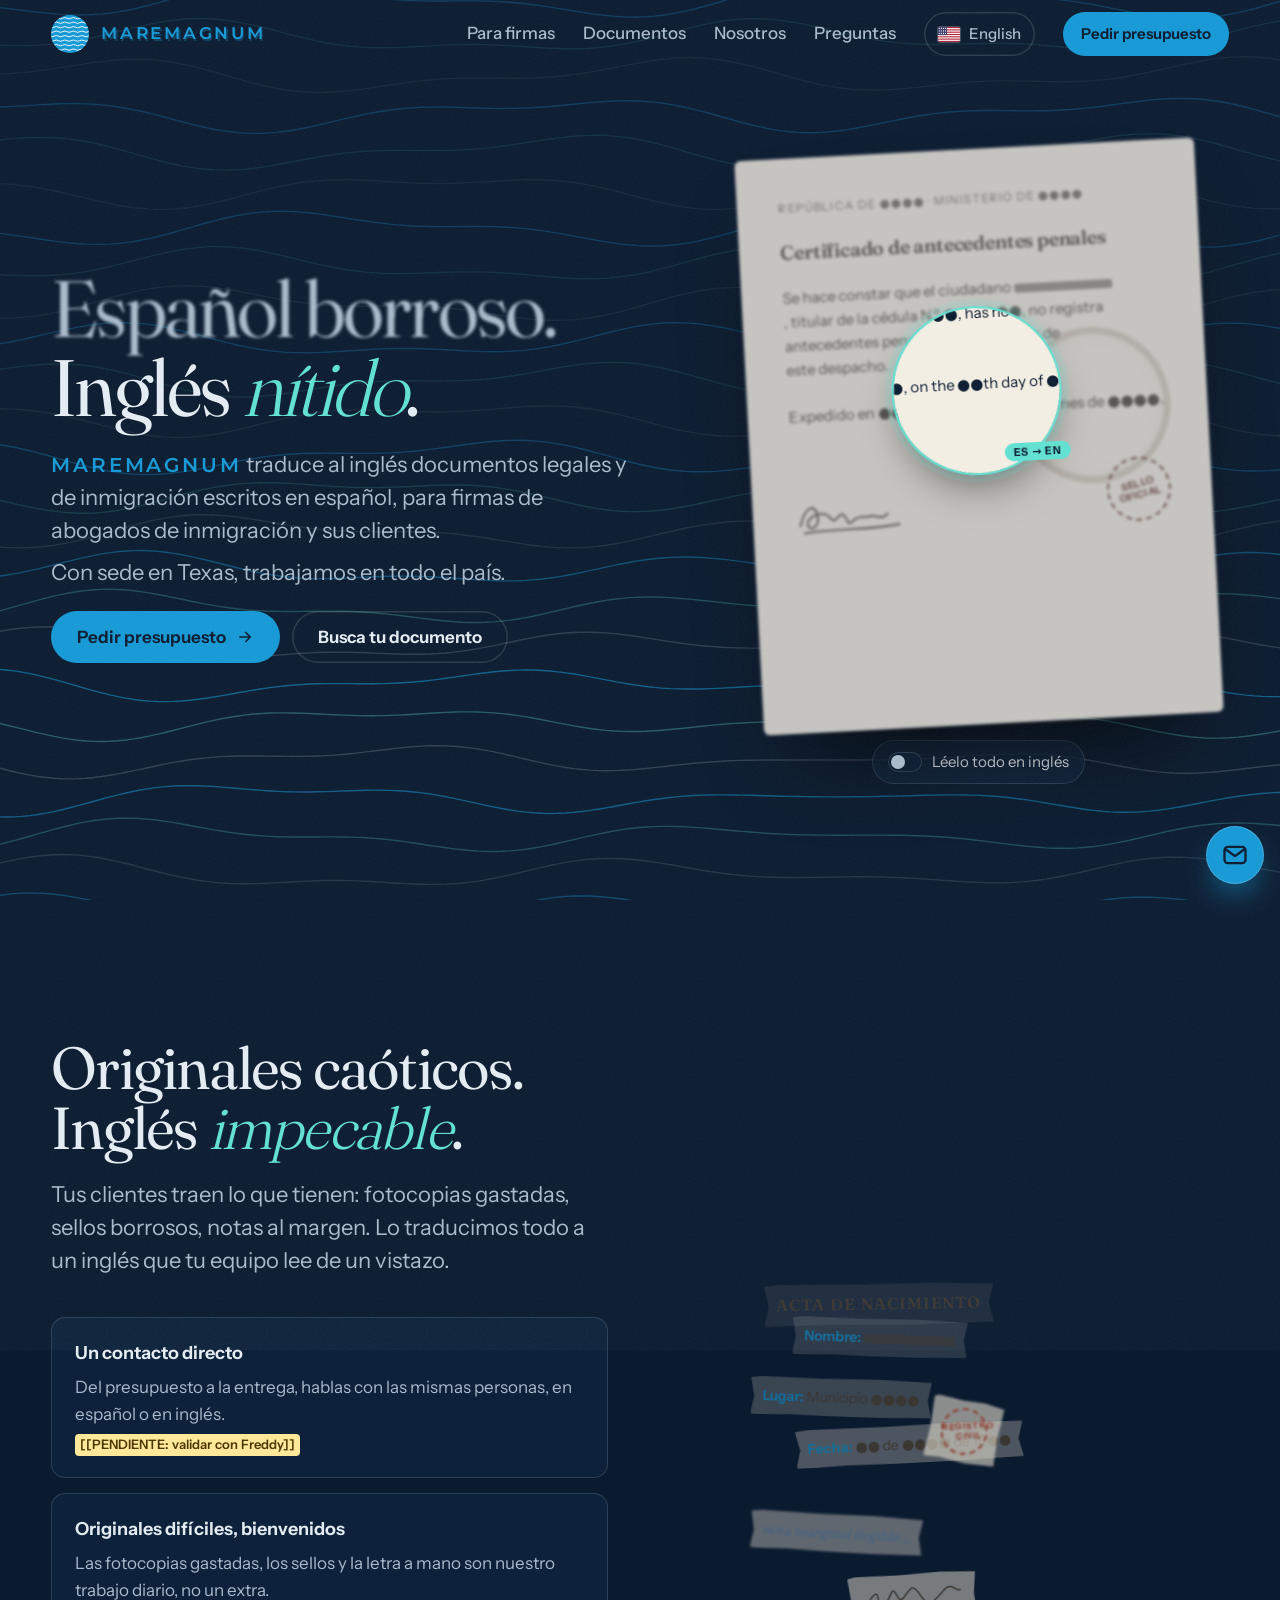
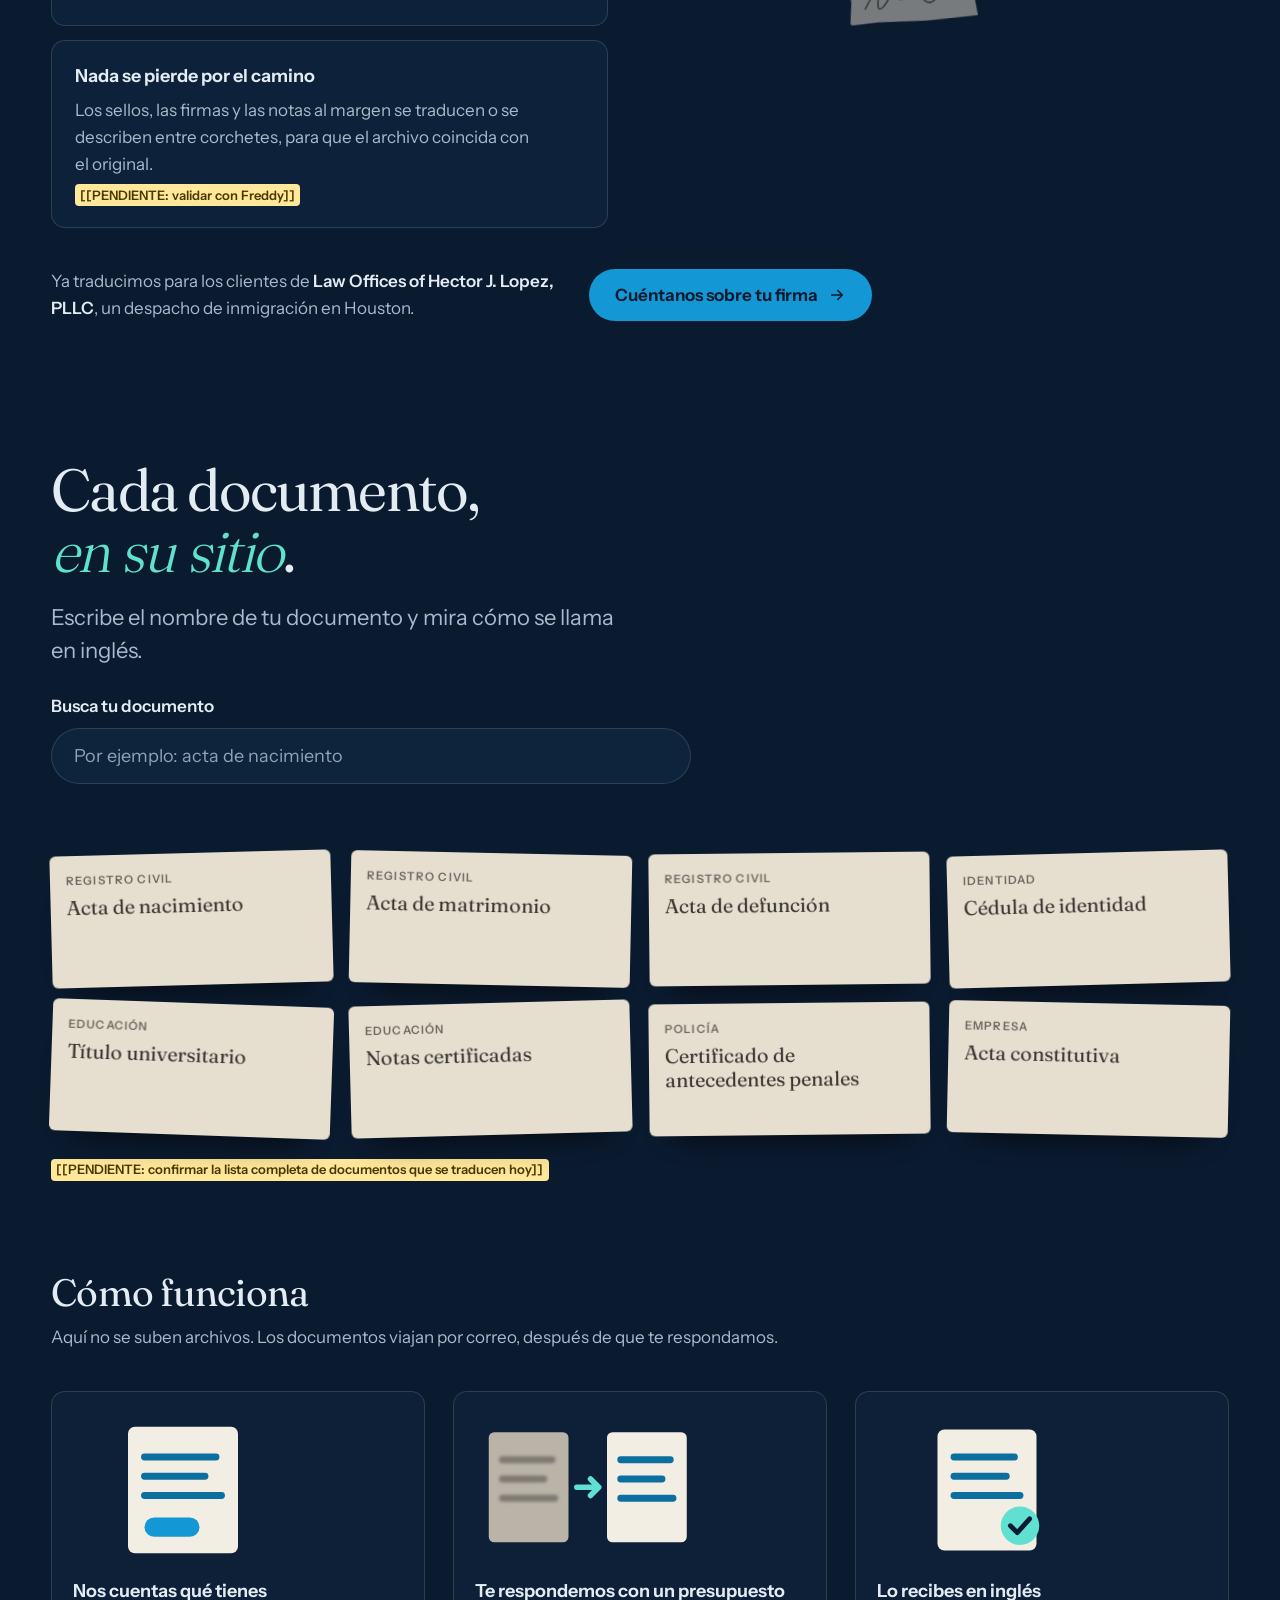
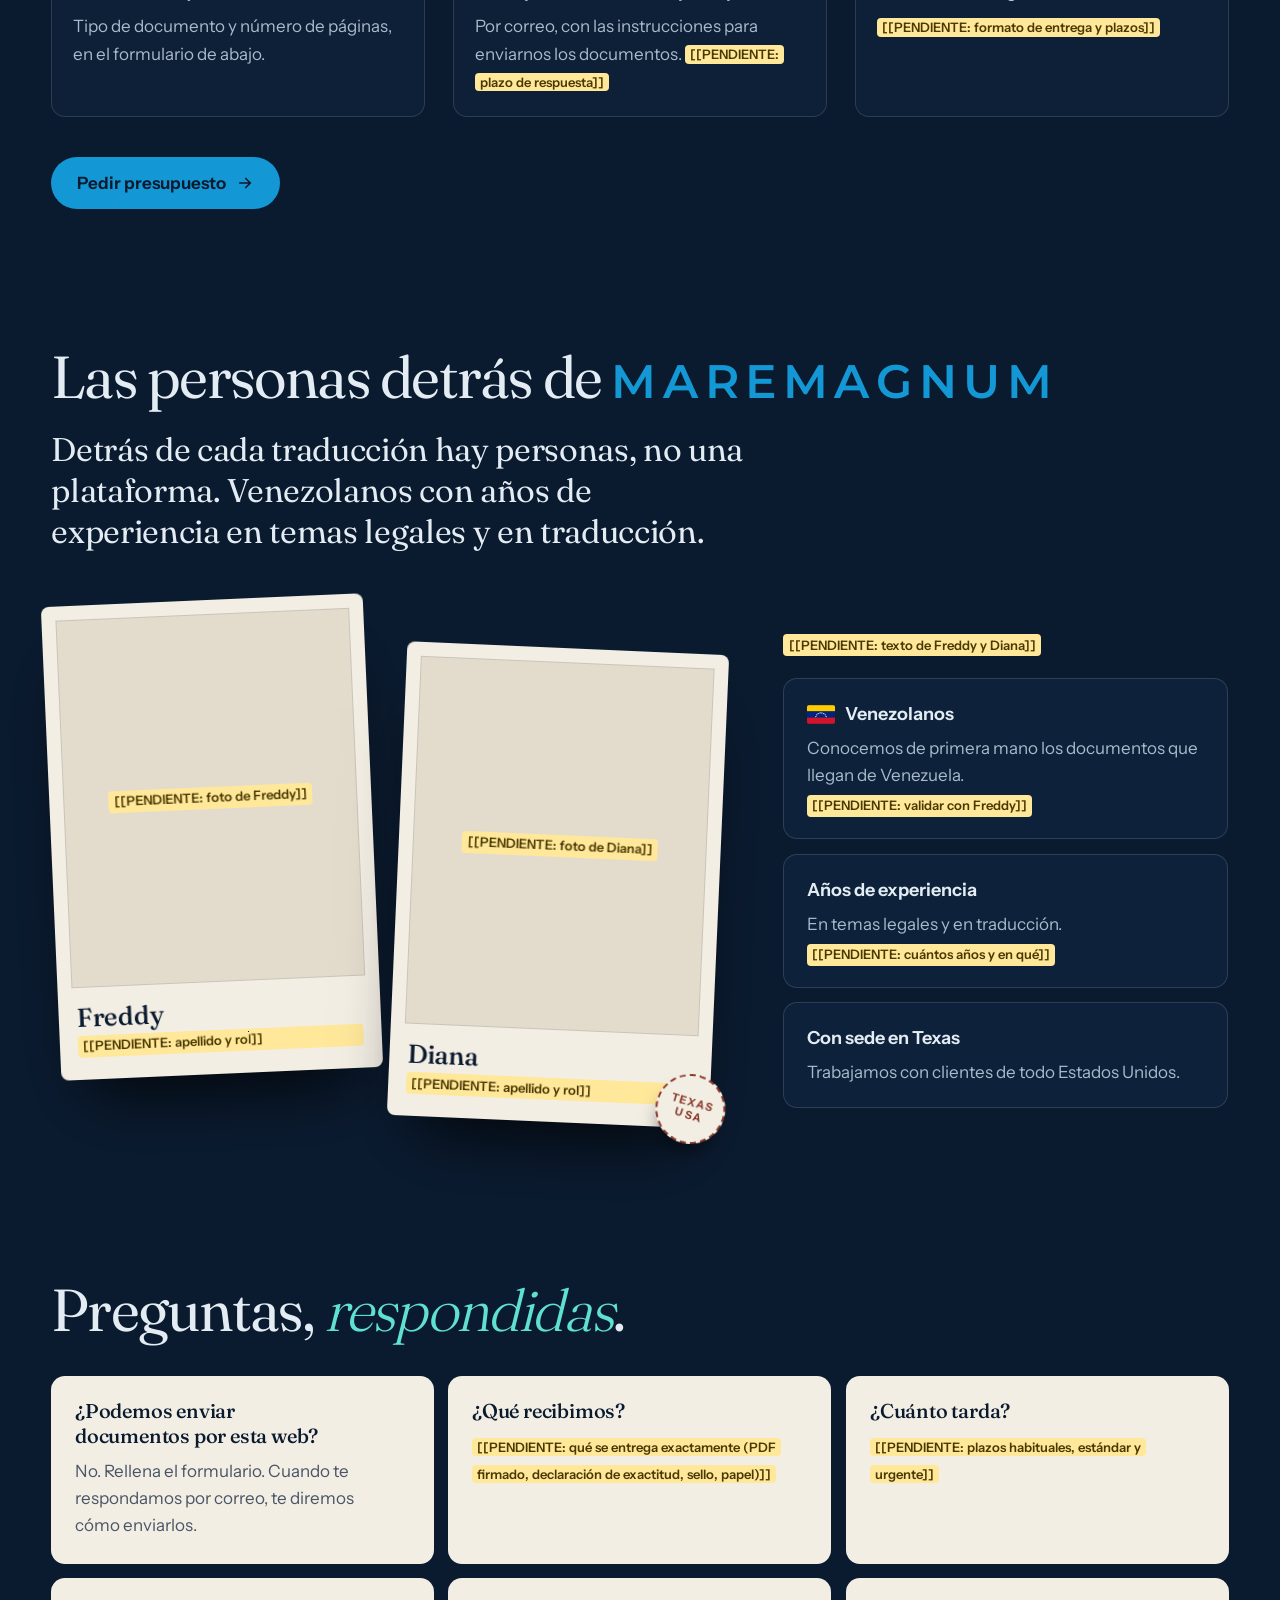
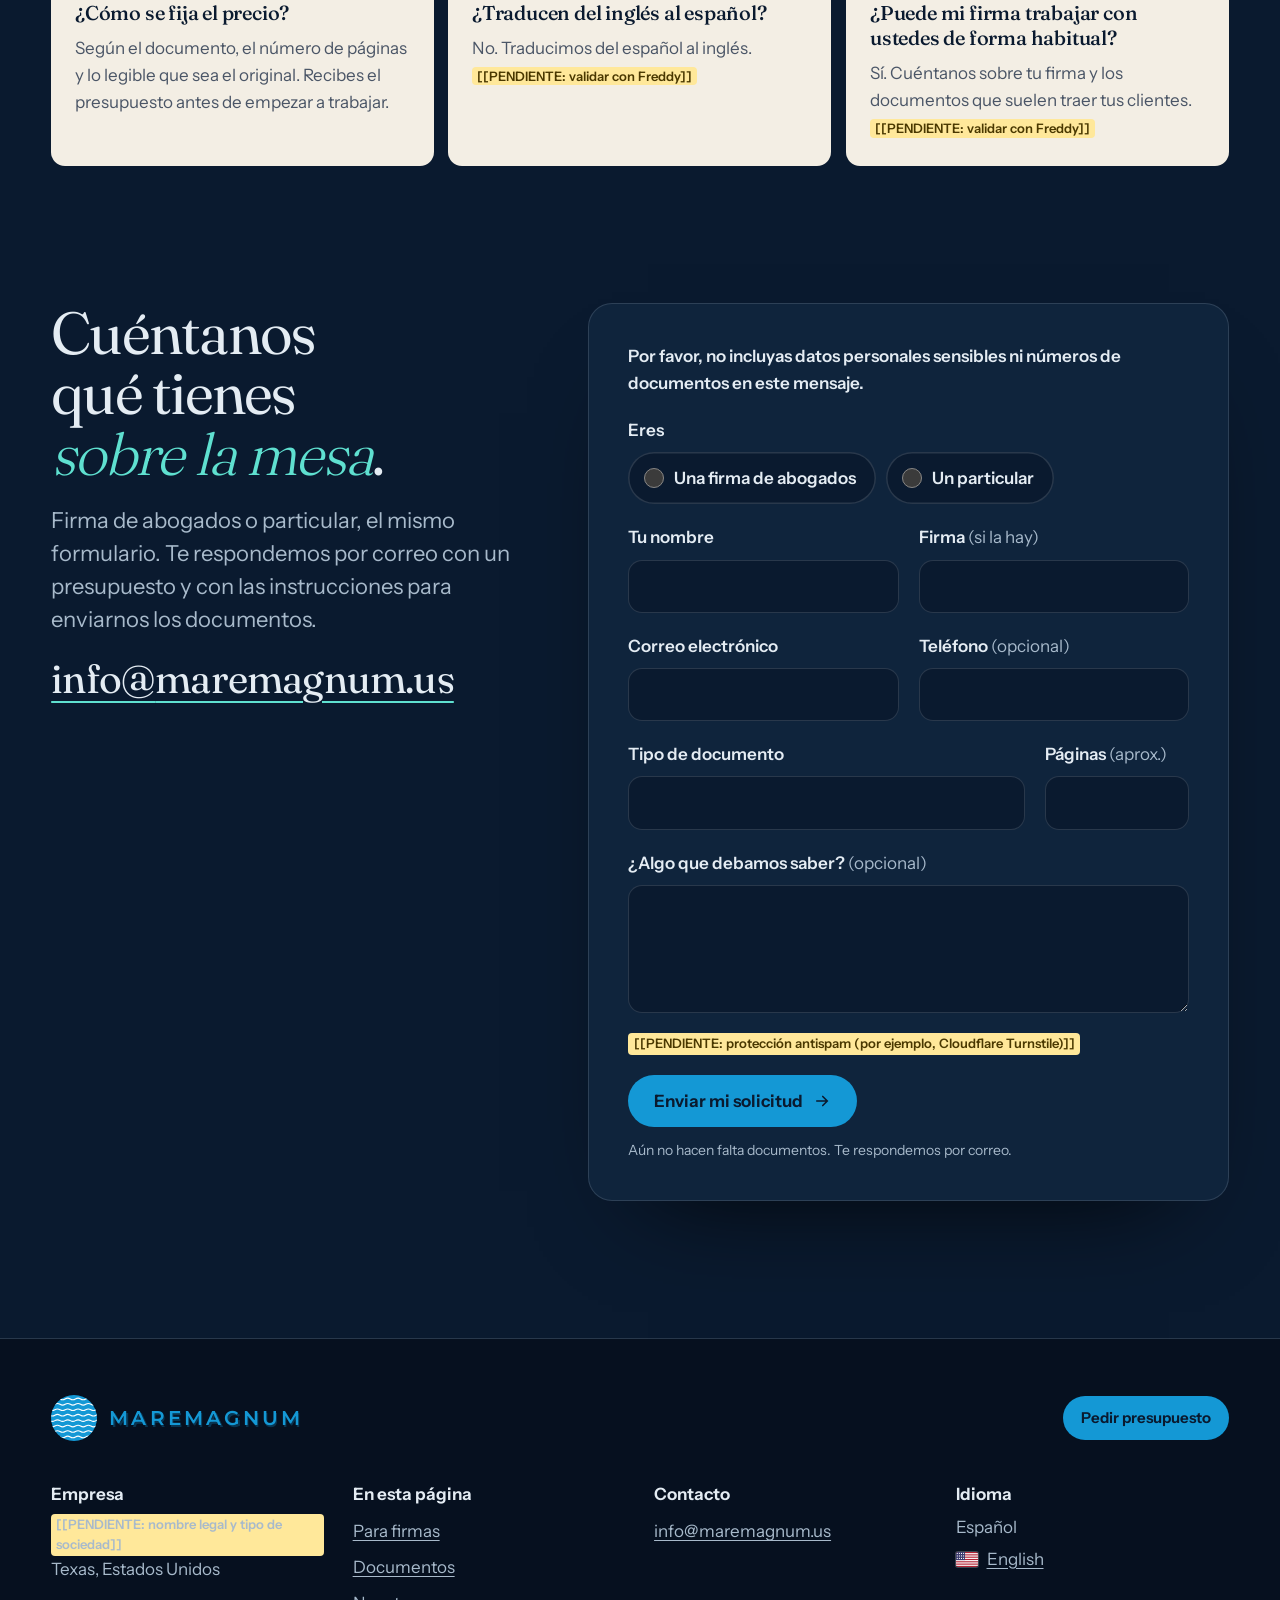
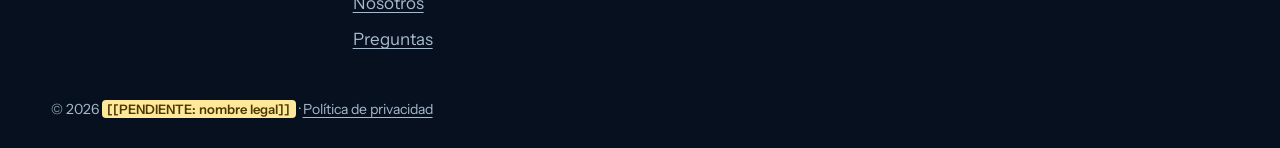
<file: index.html>
<!doctype html>
<html lang="es">
<head>
  <meta charset="utf-8">
  <meta name="viewport" content="width=device-width, initial-scale=1, viewport-fit=cover, interactive-widget=resizes-content">
  <title>MAREMAGNUM · Traducción de documentos legales y de inmigración del español al inglés</title>
  <meta name="description" content="Documentos legales y de inmigración en español, traducidos al inglés para firmas de abogados de inmigración y sus clientes. Con sede en Texas, trabajamos en todo el país.">
  <meta name="theme-color" content="#0A1A2F">
  <meta name="color-scheme" content="dark">
  <link rel="canonical" href="https://maremagnum.us/">
  <link rel="alternate" hreflang="es" href="https://maremagnum.us/">
  <link rel="alternate" hreflang="en" href="https://maremagnum.us/en/">
  <link rel="alternate" hreflang="x-default" href="https://maremagnum.us/">
  <meta property="og:type" content="website">
  <meta property="og:locale" content="es_US">
  <meta property="og:locale:alternate" content="en_US">
  <meta property="og:title" content="MAREMAGNUM · Español borroso. Inglés nítido.">
  <meta property="og:description" content="Documentos legales y de inmigración en español, traducidos al inglés para firmas de abogados de inmigración y sus clientes.">
  <meta property="og:url" content="https://maremagnum.us/">
  <meta property="og:image" content="https://maremagnum.us/assets/brand/maremagnum-icon-512.png">
  <link rel="icon" href="/assets/brand/maremagnum-icon.svg" type="image/svg+xml">
  <link rel="icon" href="/assets/brand/maremagnum-icon-32.png" sizes="32x32" type="image/png">
  <link rel="apple-touch-icon" href="/assets/brand/maremagnum-icon-180.png">
  <link rel="preload" href="/assets/fonts/fraunces.woff2" as="font" type="font/woff2" crossorigin>
  <link rel="preload" href="/assets/fonts/instrument-sans.woff2" as="font" type="font/woff2" crossorigin>
  <link rel="stylesheet" href="/assets/css/tokens.css">
  <link rel="stylesheet" href="/assets/css/base.css">
  <link rel="stylesheet" href="/assets/css/main.css">
  <script src="/assets/js/early.js"></script>
  <script src="/assets/js/main.js" defer></script>
</head>
<body>
  <a class="skip" href="#main">Saltar al contenido</a>
  <canvas class="water" id="water" aria-hidden="true"></canvas>
  <div class="grain" aria-hidden="true"></div>

  <header class="top" id="top">
    <a class="logo" href="/" aria-label="MAREMAGNUM, inicio"><svg class="logo-icon" viewBox="0 0 100 100" aria-hidden="true" focusable="false"><defs><clipPath id="mm-clip-1"><circle cx="50" cy="50" r="50"/></clipPath></defs><circle cx="50" cy="50" r="50" fill="#1498D5"/><g class="logo-waves" clip-path="url(#mm-clip-1)" fill="none" stroke="#fff" stroke-width="2.4" stroke-linecap="round"><path d="M-14 8.5 q 5.6 -3.4 11.2 0 q 5.6 3.4 11.2 0 q 5.6 -3.4 11.2 0 q 5.6 3.4 11.2 0 q 5.6 -3.4 11.2 0 q 5.6 3.4 11.2 0 q 5.6 -3.4 11.2 0 q 5.6 3.4 11.2 0 q 5.6 -3.4 11.2 0 q 5.6 3.4 11.2 0 q 5.6 -3.4 11.2 0 q 5.6 3.4 11.2 0"/><path d="M-14 20.3 q 5.6 -3.4 11.2 0 q 5.6 3.4 11.2 0 q 5.6 -3.4 11.2 0 q 5.6 3.4 11.2 0 q 5.6 -3.4 11.2 0 q 5.6 3.4 11.2 0 q 5.6 -3.4 11.2 0 q 5.6 3.4 11.2 0 q 5.6 -3.4 11.2 0 q 5.6 3.4 11.2 0 q 5.6 -3.4 11.2 0 q 5.6 3.4 11.2 0"/><path d="M-14 32.1 q 5.6 -3.4 11.2 0 q 5.6 3.4 11.2 0 q 5.6 -3.4 11.2 0 q 5.6 3.4 11.2 0 q 5.6 -3.4 11.2 0 q 5.6 3.4 11.2 0 q 5.6 -3.4 11.2 0 q 5.6 3.4 11.2 0 q 5.6 -3.4 11.2 0 q 5.6 3.4 11.2 0 q 5.6 -3.4 11.2 0 q 5.6 3.4 11.2 0"/><path d="M-14 43.9 q 5.6 -3.4 11.2 0 q 5.6 3.4 11.2 0 q 5.6 -3.4 11.2 0 q 5.6 3.4 11.2 0 q 5.6 -3.4 11.2 0 q 5.6 3.4 11.2 0 q 5.6 -3.4 11.2 0 q 5.6 3.4 11.2 0 q 5.6 -3.4 11.2 0 q 5.6 3.4 11.2 0 q 5.6 -3.4 11.2 0 q 5.6 3.4 11.2 0"/><path d="M-14 55.7 q 5.6 -3.4 11.2 0 q 5.6 3.4 11.2 0 q 5.6 -3.4 11.2 0 q 5.6 3.4 11.2 0 q 5.6 -3.4 11.2 0 q 5.6 3.4 11.2 0 q 5.6 -3.4 11.2 0 q 5.6 3.4 11.2 0 q 5.6 -3.4 11.2 0 q 5.6 3.4 11.2 0 q 5.6 -3.4 11.2 0 q 5.6 3.4 11.2 0"/><path d="M-14 67.5 q 5.6 -3.4 11.2 0 q 5.6 3.4 11.2 0 q 5.6 -3.4 11.2 0 q 5.6 3.4 11.2 0 q 5.6 -3.4 11.2 0 q 5.6 3.4 11.2 0 q 5.6 -3.4 11.2 0 q 5.6 3.4 11.2 0 q 5.6 -3.4 11.2 0 q 5.6 3.4 11.2 0 q 5.6 -3.4 11.2 0 q 5.6 3.4 11.2 0"/><path d="M-14 79.3 q 5.6 -3.4 11.2 0 q 5.6 3.4 11.2 0 q 5.6 -3.4 11.2 0 q 5.6 3.4 11.2 0 q 5.6 -3.4 11.2 0 q 5.6 3.4 11.2 0 q 5.6 -3.4 11.2 0 q 5.6 3.4 11.2 0 q 5.6 -3.4 11.2 0 q 5.6 3.4 11.2 0 q 5.6 -3.4 11.2 0 q 5.6 3.4 11.2 0"/><path d="M-14 91.1 q 5.6 -3.4 11.2 0 q 5.6 3.4 11.2 0 q 5.6 -3.4 11.2 0 q 5.6 3.4 11.2 0 q 5.6 -3.4 11.2 0 q 5.6 3.4 11.2 0 q 5.6 -3.4 11.2 0 q 5.6 3.4 11.2 0 q 5.6 -3.4 11.2 0 q 5.6 3.4 11.2 0 q 5.6 -3.4 11.2 0 q 5.6 3.4 11.2 0"/></g></svg><span class="logo-word">MAREMAGNUM</span></a>
    <nav class="nav" id="nav" aria-label="Principal">
      <a href="#firms">Para firmas</a>
      <a href="#documents">Documentos</a>
      <a href="#about">Nosotros</a>
      <a href="#faq">Preguntas</a>
      <a class="lang-link" href="/en/" hreflang="en" lang="en" aria-label="View this page in English"><svg class="lang-flag" viewBox="0 0 22 15" aria-hidden="true" focusable="false"><rect width="22" height="15" fill="#B22234"/><rect y="1.15" width="22" height="1.15" fill="#fff"/><rect y="3.46" width="22" height="1.15" fill="#fff"/><rect y="5.77" width="22" height="1.15" fill="#fff"/><rect y="8.08" width="22" height="1.15" fill="#fff"/><rect y="10.38" width="22" height="1.15" fill="#fff"/><rect y="12.69" width="22" height="1.15" fill="#fff"/><rect width="9" height="8.1" fill="#3C3B6E"/><circle cx="1.3" cy="1.4" r=".55" fill="#fff"/><circle cx="3.4" cy="1.4" r=".55" fill="#fff"/><circle cx="5.5" cy="1.4" r=".55" fill="#fff"/><circle cx="7.6" cy="1.4" r=".55" fill="#fff"/><circle cx="1.3" cy="3.9" r=".55" fill="#fff"/><circle cx="3.4" cy="3.9" r=".55" fill="#fff"/><circle cx="5.5" cy="3.9" r=".55" fill="#fff"/><circle cx="7.6" cy="3.9" r=".55" fill="#fff"/><circle cx="1.3" cy="6.4" r=".55" fill="#fff"/><circle cx="3.4" cy="6.4" r=".55" fill="#fff"/><circle cx="5.5" cy="6.4" r=".55" fill="#fff"/><circle cx="7.6" cy="6.4" r=".55" fill="#fff"/></svg><span>English</span></a>
      <a class="btn btn-small" href="#contact">Pedir presupuesto</a>
    </nav>
    <a class="lang-link lang-link-mobile" href="/en/" hreflang="en" lang="en" aria-label="View this page in English"><svg class="lang-flag" viewBox="0 0 22 15" aria-hidden="true" focusable="false"><rect width="22" height="15" fill="#B22234"/><rect y="1.15" width="22" height="1.15" fill="#fff"/><rect y="3.46" width="22" height="1.15" fill="#fff"/><rect y="5.77" width="22" height="1.15" fill="#fff"/><rect y="8.08" width="22" height="1.15" fill="#fff"/><rect y="10.38" width="22" height="1.15" fill="#fff"/><rect y="12.69" width="22" height="1.15" fill="#fff"/><rect width="9" height="8.1" fill="#3C3B6E"/><circle cx="1.3" cy="1.4" r=".55" fill="#fff"/><circle cx="3.4" cy="1.4" r=".55" fill="#fff"/><circle cx="5.5" cy="1.4" r=".55" fill="#fff"/><circle cx="7.6" cy="1.4" r=".55" fill="#fff"/><circle cx="1.3" cy="3.9" r=".55" fill="#fff"/><circle cx="3.4" cy="3.9" r=".55" fill="#fff"/><circle cx="5.5" cy="3.9" r=".55" fill="#fff"/><circle cx="7.6" cy="3.9" r=".55" fill="#fff"/><circle cx="1.3" cy="6.4" r=".55" fill="#fff"/><circle cx="3.4" cy="6.4" r=".55" fill="#fff"/><circle cx="5.5" cy="6.4" r=".55" fill="#fff"/><circle cx="7.6" cy="6.4" r=".55" fill="#fff"/></svg><span>EN</span></a>
    <button class="menu-btn" type="button" aria-expanded="false" aria-controls="nav" aria-label="Menú">
      <svg width="24" height="24" viewBox="0 0 24 24" aria-hidden="true" focusable="false"><line x1="4" y1="9" x2="20" y2="9"/><line x1="4" y1="15" x2="20" y2="15"/></svg>
    </button>
  </header>

  <main id="main">

    <!-- 1 · Portada: la lupa -->
    <section class="hero" aria-labelledby="hero-title">
      <div class="hero-copy">
        <h1 class="hero-title" id="hero-title">
          <span class="line"><span class="blurred">Español borroso.</span></span>
          <span class="line">Inglés <em>nítido</em>.</span>
        </h1>
        <p class="lead"><span class="mm">MAREMAGNUM</span> traduce al inglés documentos legales y de inmigración escritos en español, para firmas de abogados de inmigración y sus clientes. <span class="lead-line"><span class="nobr">Con sede en Texas,</span> <span class="nobr">trabajamos en todo el país.</span></span></p>
        <div class="actions">
          <a class="btn" href="#contact">Pedir presupuesto <svg width="18" height="18" viewBox="0 0 24 24" fill="none" stroke="currentColor" stroke-width="2.2" stroke-linecap="round" aria-hidden="true"><path d="M5 12h14M13 6l6 6-6 6"/></svg></a>
          <a class="btn btn-ghost" href="#documents">Busca tu documento</a>
        </div>
      </div>

      <div class="desk">
        <div class="sheet" id="sheet" role="img" aria-label="Un certificado de antecedentes penales en español, borroso. Bajo una lupa en movimiento se lee nítido, traducido al inglés.">
          <div class="layer layer-es" aria-hidden="true">
            <p class="sheet-meta">República de ●●●● · Ministerio de ●●●●</p>
            <p class="sheet-title">Certificado de antecedentes penales</p>
            <p>Se hace constar que el ciudadano <span class="bar"></span>, titular de la cédula N.º ●●●●●●, no registra antecedentes penales en los archivos de este despacho.</p>
            <p>Expedido en ●●●●, a los ●● días del mes de ●●●●.</p>
            <div class="sheet-foot"><svg class="sheet-sig" width="112" height="37" viewBox="0 0 120 40" aria-hidden="true"><path d="M6 27C12 5 23 3 25 16 27 29 16 34 14 26 12 18 31 9 39 20 45 28 47 13 53 17 59 21 55 31 63 24 71 17 75 22 81 20 89 18 93 26 101 18M10 35C40 31 80 35 113 30" fill="none" stroke="currentColor" stroke-width="2" stroke-linecap="round" stroke-linejoin="round"/></svg><span class="seal">Sello<br>oficial</span></div>
          </div>
          <div class="layer layer-en" lang="en" aria-hidden="true">
            <p class="sheet-meta">Republic of ●●●● · Ministry of ●●●●</p>
            <p class="sheet-title">Criminal record certificate</p>
            <p>This is to certify that the citizen <span class="bar"></span>, holder of ID card No. ●●●●●●, has no criminal record in the files of this office.</p>
            <p>Issued in ●●●●, on the ●●th day of ●●●●.</p>
            <div class="sheet-foot"><svg class="sheet-sig" width="112" height="37" viewBox="0 0 120 40" aria-hidden="true"><path d="M6 27C12 5 23 3 25 16 27 29 16 34 14 26 12 18 31 9 39 20 45 28 47 13 53 17 59 21 55 31 63 24 71 17 75 22 81 20 89 18 93 26 101 18M10 35C40 31 80 35 113 30" fill="none" stroke="currentColor" stroke-width="2" stroke-linecap="round" stroke-linejoin="round"/></svg><span class="seal seal-clear">Official<br>seal</span></div>
          </div>
          <div class="lens" aria-hidden="true"></div>
        </div>
        <button class="toggle" id="lens-toggle" type="button" aria-pressed="false"><i aria-hidden="true"></i>Léelo todo en inglés</button>
      </div>
    </section>

    <!-- 2 · Para firmas: el montón que se ordena -->
    <section class="firms" id="firms" aria-labelledby="firms-title">
      <div class="firms-head" data-reveal>
        <h2 class="title" id="firms-title">Originales caóticos. Inglés <em>impecable</em>.</h2>
        <p class="lead">Tus clientes traen lo que tienen: fotocopias gastadas, sellos borrosos, notas al margen. Lo traducimos todo a un inglés que tu equipo lee de un vistazo.</p>
      </div>

      <div class="stage" id="stage" role="img" aria-label="Fragmentos de un acta de nacimiento en español flotan y, al hacer scroll, se ordenan en una traducción limpia al inglés.">
        <div class="stack-doc" id="stack-doc" aria-hidden="true">
          <span class="stack-label">Traducción al inglés · desde el español</span>
          <div class="slot" data-slot="title"></div>
          <div class="slot-rows">
            <div class="slot" data-slot="r1"></div>
            <div class="slot" data-slot="r2"></div>
            <div class="slot" data-slot="r3"></div>
            <div class="slot" data-slot="note"></div>
          </div>
          <div class="slot-foot">
            <div class="slot" data-slot="sig"></div>
            <div class="slot" data-slot="stamp"></div>
          </div>
        </div>
        <div class="frag" data-for="title" aria-hidden="true"><i class="scrap"></i><span class="es t-es">ACTA DE NACIMIENTO</span><span class="en t-en">BIRTH CERTIFICATE</span></div>
        <div class="frag" data-for="r1" aria-hidden="true"><i class="scrap"></i><span class="es"><b>Nombre:</b> <span class="bar"></span></span><span class="en" lang="en"><b>Name:</b> <span class="bar"></span></span></div>
        <div class="frag" data-for="r2" aria-hidden="true"><i class="scrap"></i><span class="es"><b>Lugar:</b> Municipio ●●●●</span><span class="en" lang="en"><b>Place:</b> Municipality of ●●●●</span></div>
        <div class="frag" data-for="r3" aria-hidden="true"><i class="scrap"></i><span class="es"><b>Fecha:</b> ●● de ●●●● de 19●●</span><span class="en" lang="en"><b>Date:</b> ●●●● ●●, 19●●</span></div>
        <div class="frag" data-for="note" aria-hidden="true"><i class="scrap"></i><span class="es hand">nota marginal ilegible…</span><span class="en" lang="en">[Handwritten margin note, illegible]</span></div>
        <div class="frag" data-for="sig" aria-hidden="true"><i class="scrap"></i><span class="es"><svg width="104" height="32" viewBox="0 0 110 34" aria-hidden="true"><path d="M4 26c10-18 16-20 14-6s8 4 14-8 6 14 14 4 10-14 18 0 14 6 24-4 12 2 18 0" fill="none" stroke="currentColor" stroke-width="1.6" stroke-linecap="round"/></svg></span><span class="en" lang="en">[Signature] Civil Registrar</span></div>
        <div class="frag" data-for="stamp" aria-hidden="true"><i class="scrap"></i><span class="es"><span class="stamp">Registro<br>civil</span></span><span class="en" lang="en">[Seal: Civil Registry]</span></div>
      </div>

      <ul class="points">
        <li data-tilt="6">
          <h3>Un contacto directo</h3>
          <p>Del presupuesto a la entrega, hablas con las mismas personas, en español o en inglés.</p>
          <span class="pending">[[PENDIENTE: validar con Freddy]]</span>
        </li>
        <li data-tilt="6">
          <h3>Originales difíciles, bienvenidos</h3>
          <p>Las fotocopias gastadas, los sellos y la letra a mano son nuestro trabajo diario, no un extra.</p>
        </li>
        <li data-tilt="6">
          <h3>Nada se pierde por el camino</h3>
          <p>Los sellos, las firmas y las notas al margen se traducen o se describen entre corchetes, para que el archivo coincida con el original.</p>
          <span class="pending">[[PENDIENTE: validar con Freddy]]</span>
        </li>
      </ul>

      <div class="firms-cta" data-reveal>
        <p>Ya traducimos para los clientes de <strong>Law Offices of Hector J. Lopez, PLLC</strong>, un despacho de inmigración en Houston.</p>
        <a class="btn" href="#contact" data-audience="firm">Cuéntanos sobre tu firma <svg width="18" height="18" viewBox="0 0 24 24" fill="none" stroke="currentColor" stroke-width="2.2" stroke-linecap="round" aria-hidden="true"><path d="M5 12h14M13 6l6 6-6 6"/></svg></a>
      </div>
    </section>

    <!-- 3 · Documentos y cómo funciona -->
    <section class="docs" id="documents" aria-labelledby="docs-title">
      <div class="docs-head" data-reveal>
        <h2 class="title" id="docs-title">Cada documento, <em>en su sitio</em>.</h2>
        <p class="lead">Escribe el nombre de tu documento y mira cómo se llama en inglés.</p>
        <div class="lookup">
          <label for="lookup">Busca tu documento</label>
          <input id="lookup" type="search" inputmode="search" enterkeyhint="search" autocomplete="off" spellcheck="false" placeholder="Por ejemplo: acta de nacimiento" aria-describedby="lookup-status">
          <p class="lookup-status" id="lookup-status" role="status" aria-live="polite"></p>
          <p class="lookup-ask" hidden>¿No está en la lista? <a href="#contact" data-ask>Pregúntanos</a>.</p>
        </div>
      </div>

      <ul class="cards" id="cards">
        <li class="card" tabindex="0" data-tilt="10"><small>Registro civil</small><span class="es" lang="es">Acta de nacimiento</span><span class="en" lang="en">Birth certificate</span></li>
        <li class="card" tabindex="0" data-tilt="10"><small>Registro civil</small><span class="es" lang="es">Acta de matrimonio</span><span class="en" lang="en">Marriage certificate</span></li>
        <li class="card" tabindex="0" data-tilt="10"><small>Registro civil</small><span class="es" lang="es">Acta de defunción</span><span class="en" lang="en">Death certificate</span></li>
        <li class="card" tabindex="0" data-tilt="10"><small>Identidad</small><span class="es" lang="es">Cédula de identidad</span><span class="en" lang="en">National ID card</span></li>
        <li class="card" tabindex="0" data-tilt="10"><small>Educación</small><span class="es" lang="es">Título universitario</span><span class="en" lang="en">University degree</span></li>
        <li class="card" tabindex="0" data-tilt="10"><small>Educación</small><span class="es" lang="es">Notas certificadas</span><span class="en" lang="en">Academic transcript</span></li>
        <li class="card" tabindex="0" data-tilt="10"><small>Policía</small><span class="es" lang="es">Certificado de antecedentes penales</span><span class="en" lang="en">Criminal record certificate</span></li>
        <li class="card" tabindex="0" data-tilt="10"><small>Empresa</small><span class="es" lang="es">Acta constitutiva</span><span class="en" lang="en">Articles of incorporation</span></li>
      </ul>
      <p class="pending docs-pending">[[PENDIENTE: confirmar la lista completa de documentos que se traducen hoy]]</p>

      <div class="steps-head" data-reveal>
        <h3 class="subtitle">Cómo funciona</h3>
        <p>Aquí no se suben archivos. Los documentos viajan por correo, después de que te respondamos.</p>
      </div>
      <ol class="steps">
        <li class="step" data-reveal>
          <svg class="step-art art-write" viewBox="0 0 160 110" aria-hidden="true">
            <rect class="a-sheet" x="40" y="10" width="80" height="92" rx="5"/>
            <line class="a-type t1" x1="52" y1="32" x2="104" y2="32"/><line class="a-type t2" x1="52" y1="46" x2="96" y2="46"/><line class="a-type t3" x1="52" y1="60" x2="108" y2="60"/>
            <rect class="a-send" x="52" y="76" width="40" height="14" rx="7"/>
          </svg>
          <h4>Nos cuentas qué tienes</h4>
          <p>Tipo de documento y número de páginas, en el formulario de abajo.</p>
        </li>
        <li class="step" data-reveal>
          <svg class="step-art art-translate" viewBox="0 0 160 110" aria-hidden="true">
            <rect class="a-sheet blur" x="10" y="14" width="58" height="80" rx="4"/>
            <line class="a-blur" x1="20" y1="34" x2="56" y2="34"/><line class="a-blur" x1="20" y1="48" x2="50" y2="48"/><line class="a-blur" x1="20" y1="62" x2="58" y2="62"/>
            <path class="a-arrow" d="M74 54h16m-6-6 6 6-6 6"/>
            <rect class="a-sheet" x="96" y="14" width="58" height="80" rx="4"/>
            <line class="a-draw d1" x1="106" y1="34" x2="142" y2="34"/><line class="a-draw d2" x1="106" y1="48" x2="136" y2="48"/><line class="a-draw d3" x1="106" y1="62" x2="144" y2="62"/>
          </svg>
          <h4>Te respondemos con un presupuesto</h4>
          <p>Por correo, con las instrucciones para enviarnos los documentos. <span class="pending">[[PENDIENTE: plazo de respuesta]]</span></p>
        </li>
        <li class="step" data-reveal>
          <svg class="step-art art-receive" viewBox="0 0 160 110" aria-hidden="true">
            <rect class="a-sheet" x="44" y="12" width="72" height="88" rx="5"/>
            <line class="a-line" x1="56" y1="32" x2="100" y2="32"/><line class="a-line" x1="56" y1="46" x2="94" y2="46"/><line class="a-line" x1="56" y1="60" x2="104" y2="60"/>
            <g class="a-check"><circle cx="104" cy="82" r="14"/><path d="M97 82l5 5 9-10"/></g>
          </svg>
          <h4>Lo recibes en inglés</h4>
          <p><span class="pending">[[PENDIENTE: formato de entrega y plazos]]</span></p>
        </li>
      </ol>
      <div class="docs-cta" data-reveal>
        <a class="btn" href="#contact">Pedir presupuesto <svg width="18" height="18" viewBox="0 0 24 24" fill="none" stroke="currentColor" stroke-width="2.2" stroke-linecap="round" aria-hidden="true"><path d="M5 12h14M13 6l6 6-6 6"/></svg></a>
      </div>
    </section>

    <!-- 4 · Sobre nosotros -->
    <section class="about" id="about" aria-labelledby="about-title">
      <div class="about-head" data-reveal>
        <h2 class="title" id="about-title">Las personas detrás de <span class="mm">MAREMAGNUM</span></h2>
        <p class="lead lead-big">Detrás de cada traducción hay personas, no una plataforma. Venezolanos con años de experiencia en temas legales y en traducción.</p>
      </div>

      <div class="people">
        <figure class="person on-paper" data-deal data-tilt="8">
          <div class="person-photo"><span class="pending">[[PENDIENTE: foto de Freddy]]</span></div>
          <figcaption><strong>Freddy</strong><span class="pending">[[PENDIENTE: apellido y rol]]</span></figcaption>
        </figure>
        <figure class="person person-b on-paper" data-deal data-tilt="8">
          <div class="person-photo"><span class="pending">[[PENDIENTE: foto de Diana]]</span></div>
          <figcaption><strong>Diana</strong><span class="pending">[[PENDIENTE: apellido y rol]]</span></figcaption>
          <span class="portrait-seal" aria-hidden="true">Texas<br>USA</span>
        </figure>
      </div>

      <div class="about-side" data-reveal>
        <p class="pending">[[PENDIENTE: texto de Freddy y Diana]]</p>
        <ul class="points">
          <li data-tilt="6">
            <h3><svg class="flag-ve" viewBox="0 0 36 24" aria-hidden="true" focusable="false"><rect width="36" height="8" fill="#FFCC00"/><rect y="8" width="36" height="8" fill="#00247D"/><rect y="16" width="36" height="8" fill="#CF142B"/><g fill="#fff"><circle cx="11.4" cy="14.6" r=".8"/><circle cx="12.6" cy="12.4" r=".8"/><circle cx="14.4" cy="10.8" r=".8"/><circle cx="16.8" cy="10" r=".8"/><circle cx="19.2" cy="10" r=".8"/><circle cx="21.6" cy="10.8" r=".8"/><circle cx="23.4" cy="12.4" r=".8"/><circle cx="24.6" cy="14.6" r=".8"/></g></svg>Venezolanos</h3>
            <p>Conocemos de primera mano los documentos que llegan de Venezuela.</p>
            <span class="pending">[[PENDIENTE: validar con Freddy]]</span>
          </li>
          <li data-tilt="6">
            <h3>Años de experiencia</h3>
            <p>En temas legales y en traducción.</p>
            <span class="pending">[[PENDIENTE: cuántos años y en qué]]</span>
          </li>
          <li data-tilt="6">
            <h3>Con sede en Texas</h3>
            <p>Trabajamos con clientes de todo Estados Unidos.</p>
          </li>
        </ul>
      </div>
    </section>

    <!-- 5 · Preguntas -->
    <section class="faq" id="faq" aria-labelledby="faq-title">
      <h2 class="title" id="faq-title" data-reveal>Preguntas, <em>respondidas</em>.</h2>
      <div class="faq-grid">
        <article class="qa on-paper" data-tilt="4" data-deal><h3>¿Podemos enviar documentos por esta web?</h3><p>No. Rellena el formulario. Cuando te respondamos por correo, te diremos cómo enviarlos.</p></article>
        <article class="qa on-paper" data-tilt="4" data-deal><h3>¿Qué recibimos?</h3><p><span class="pending">[[PENDIENTE: qué se entrega exactamente (PDF firmado, declaración de exactitud, sello, papel)]]</span></p></article>
        <article class="qa on-paper" data-tilt="4" data-deal><h3>¿Cuánto tarda?</h3><p><span class="pending">[[PENDIENTE: plazos habituales, estándar y urgente]]</span></p></article>
        <article class="qa on-paper" data-tilt="4" data-deal><h3>¿Cómo se fija el precio?</h3><p>Según el documento, el número de páginas y lo legible que sea el original. Recibes el presupuesto antes de empezar a trabajar.</p></article>
        <article class="qa on-paper" data-tilt="4" data-deal><h3>¿Traducen del inglés al español?</h3><p>No. Traducimos del español al inglés. <span class="pending">[[PENDIENTE: validar con Freddy]]</span></p></article>
        <article class="qa on-paper" data-tilt="4" data-deal><h3>¿Puede mi firma trabajar con ustedes de forma habitual?</h3><p>Sí. Cuéntanos sobre tu firma y los documentos que suelen traer tus clientes. <span class="pending">[[PENDIENTE: validar con Freddy]]</span></p></article>
      </div>
    </section>

    <!-- 6 · Contacto -->
    <section class="contact" id="contact" aria-labelledby="contact-title">
      <div class="contact-side" data-reveal>
        <h2 class="title" id="contact-title">Cuéntanos qué tienes <em>sobre la mesa</em>.</h2>
        <p class="lead">Firma de abogados o particular, el mismo formulario. Te respondemos por correo con un presupuesto y con las instrucciones para enviarnos los documentos.</p>
        <a class="contact-email" href="mailto:info@maremagnum.us">info@<wbr>maremagnum.us</a>
      </div>

      <form class="form" id="quote-form" action="/api/contact" method="post" novalidate data-reveal>
        <p class="form-note" id="form-note">Por favor, no incluyas datos personales sensibles ni números de documentos en este mensaje.</p>

        <fieldset class="field choice">
          <legend>Eres</legend>
          <div class="choice-options">
            <label class="choice-option"><input type="radio" name="audience" value="firm" required> <span>Una firma de abogados</span></label>
            <label class="choice-option"><input type="radio" name="audience" value="individual"> <span>Un particular</span></label>
          </div>
          <p class="field-error" id="f-audience-error"></p>
        </fieldset>

        <div class="field-row">
          <div class="field">
            <label for="f-name">Tu nombre</label>
            <input id="f-name" name="name" type="text" autocomplete="name" autocapitalize="words" enterkeyhint="next" required>
            <p class="field-error" id="f-name-error"></p>
          </div>
          <div class="field" id="field-firm">
            <label for="f-firm">Firma <span class="optional">(si la hay)</span></label>
            <input id="f-firm" name="firm" type="text" autocomplete="organization" enterkeyhint="next">
          </div>
        </div>

        <div class="field-row">
          <div class="field">
            <label for="f-email">Correo electrónico</label>
            <input id="f-email" name="email" type="email" inputmode="email" autocomplete="email" autocapitalize="off" spellcheck="false" enterkeyhint="next" required>
            <p class="field-error" id="f-email-error"></p>
          </div>
          <div class="field">
            <label for="f-phone">Teléfono <span class="optional">(opcional)</span></label>
            <input id="f-phone" name="phone" type="tel" inputmode="tel" autocomplete="tel" enterkeyhint="next">
          </div>
        </div>

        <div class="field-row field-row-doc">
          <div class="field">
            <label for="f-doc">Tipo de documento</label>
            <input id="f-doc" name="document" type="text" list="doc-options" autocomplete="off" required>
            <datalist id="doc-options">
              <option value="Acta de nacimiento"></option><option value="Acta de matrimonio"></option><option value="Acta de defunción"></option><option value="Cédula de identidad"></option>
              <option value="Título universitario"></option><option value="Notas certificadas"></option><option value="Certificado de antecedentes penales"></option><option value="Acta constitutiva"></option>
            </datalist>
            <p class="field-error" id="f-doc-error"></p>
          </div>
          <div class="field">
            <label for="f-pages">Páginas <span class="optional">(aprox.)</span></label>
            <input id="f-pages" name="pages" type="number" inputmode="numeric" min="1" max="999" step="1">
            <p class="field-error" id="f-pages-error"></p>
          </div>
        </div>

        <div class="field">
          <label for="f-message">¿Algo que debamos saber? <span class="optional">(opcional)</span></label>
          <textarea id="f-message" name="message" rows="4" aria-describedby="form-note"></textarea>
        </div>

        <p class="pending">[[PENDIENTE: protección antispam (por ejemplo, Cloudflare Turnstile)]]</p>

        <div class="form-send">
          <button class="btn" type="submit">Enviar mi solicitud <svg width="18" height="18" viewBox="0 0 24 24" fill="none" stroke="currentColor" stroke-width="2.2" stroke-linecap="round" aria-hidden="true"><path d="M5 12h14M13 6l6 6-6 6"/></svg></button>
          <p class="form-reassure">Aún no hacen falta documentos. Te respondemos por correo.</p>
        </div>
        <p class="form-status" id="form-status" role="status" aria-live="polite"></p>
      </form>
    </section>
  </main>

  <footer class="foot">
    <div class="foot-top">
      <a class="logo" href="/" aria-label="MAREMAGNUM, inicio"><svg class="logo-icon" viewBox="0 0 100 100" aria-hidden="true" focusable="false"><defs><clipPath id="mm-clip-2"><circle cx="50" cy="50" r="50"/></clipPath></defs><circle cx="50" cy="50" r="50" fill="#1498D5"/><g class="logo-waves" clip-path="url(#mm-clip-2)" fill="none" stroke="#fff" stroke-width="2.4" stroke-linecap="round"><path d="M-14 8.5 q 5.6 -3.4 11.2 0 q 5.6 3.4 11.2 0 q 5.6 -3.4 11.2 0 q 5.6 3.4 11.2 0 q 5.6 -3.4 11.2 0 q 5.6 3.4 11.2 0 q 5.6 -3.4 11.2 0 q 5.6 3.4 11.2 0 q 5.6 -3.4 11.2 0 q 5.6 3.4 11.2 0 q 5.6 -3.4 11.2 0 q 5.6 3.4 11.2 0"/><path d="M-14 20.3 q 5.6 -3.4 11.2 0 q 5.6 3.4 11.2 0 q 5.6 -3.4 11.2 0 q 5.6 3.4 11.2 0 q 5.6 -3.4 11.2 0 q 5.6 3.4 11.2 0 q 5.6 -3.4 11.2 0 q 5.6 3.4 11.2 0 q 5.6 -3.4 11.2 0 q 5.6 3.4 11.2 0 q 5.6 -3.4 11.2 0 q 5.6 3.4 11.2 0"/><path d="M-14 32.1 q 5.6 -3.4 11.2 0 q 5.6 3.4 11.2 0 q 5.6 -3.4 11.2 0 q 5.6 3.4 11.2 0 q 5.6 -3.4 11.2 0 q 5.6 3.4 11.2 0 q 5.6 -3.4 11.2 0 q 5.6 3.4 11.2 0 q 5.6 -3.4 11.2 0 q 5.6 3.4 11.2 0 q 5.6 -3.4 11.2 0 q 5.6 3.4 11.2 0"/><path d="M-14 43.9 q 5.6 -3.4 11.2 0 q 5.6 3.4 11.2 0 q 5.6 -3.4 11.2 0 q 5.6 3.4 11.2 0 q 5.6 -3.4 11.2 0 q 5.6 3.4 11.2 0 q 5.6 -3.4 11.2 0 q 5.6 3.4 11.2 0 q 5.6 -3.4 11.2 0 q 5.6 3.4 11.2 0 q 5.6 -3.4 11.2 0 q 5.6 3.4 11.2 0"/><path d="M-14 55.7 q 5.6 -3.4 11.2 0 q 5.6 3.4 11.2 0 q 5.6 -3.4 11.2 0 q 5.6 3.4 11.2 0 q 5.6 -3.4 11.2 0 q 5.6 3.4 11.2 0 q 5.6 -3.4 11.2 0 q 5.6 3.4 11.2 0 q 5.6 -3.4 11.2 0 q 5.6 3.4 11.2 0 q 5.6 -3.4 11.2 0 q 5.6 3.4 11.2 0"/><path d="M-14 67.5 q 5.6 -3.4 11.2 0 q 5.6 3.4 11.2 0 q 5.6 -3.4 11.2 0 q 5.6 3.4 11.2 0 q 5.6 -3.4 11.2 0 q 5.6 3.4 11.2 0 q 5.6 -3.4 11.2 0 q 5.6 3.4 11.2 0 q 5.6 -3.4 11.2 0 q 5.6 3.4 11.2 0 q 5.6 -3.4 11.2 0 q 5.6 3.4 11.2 0"/><path d="M-14 79.3 q 5.6 -3.4 11.2 0 q 5.6 3.4 11.2 0 q 5.6 -3.4 11.2 0 q 5.6 3.4 11.2 0 q 5.6 -3.4 11.2 0 q 5.6 3.4 11.2 0 q 5.6 -3.4 11.2 0 q 5.6 3.4 11.2 0 q 5.6 -3.4 11.2 0 q 5.6 3.4 11.2 0 q 5.6 -3.4 11.2 0 q 5.6 3.4 11.2 0"/><path d="M-14 91.1 q 5.6 -3.4 11.2 0 q 5.6 3.4 11.2 0 q 5.6 -3.4 11.2 0 q 5.6 3.4 11.2 0 q 5.6 -3.4 11.2 0 q 5.6 3.4 11.2 0 q 5.6 -3.4 11.2 0 q 5.6 3.4 11.2 0 q 5.6 -3.4 11.2 0 q 5.6 3.4 11.2 0 q 5.6 -3.4 11.2 0 q 5.6 3.4 11.2 0"/></g></svg><span class="logo-word">MAREMAGNUM</span></a>
      <a class="btn btn-small" href="#contact">Pedir presupuesto</a>
    </div>
    <div class="foot-cols">
      <div>
        <p class="foot-head">Empresa</p>
        <p class="pending">[[PENDIENTE: nombre legal y tipo de sociedad]]</p>
        <p>Texas, Estados Unidos</p>
      </div>
      <nav aria-label="Pie de página">
        <p class="foot-head">En esta página</p>
        <ul><li><a href="#firms">Para firmas</a></li><li><a href="#documents">Documentos</a></li><li><a href="#about">Nosotros</a></li><li><a href="#faq">Preguntas</a></li></ul>
      </nav>
      <div>
        <p class="foot-head">Contacto</p>
        <p><a href="mailto:info@maremagnum.us">info@maremagnum.us</a></p>
      </div>
      <div>
        <p class="foot-head">Idioma</p>
        <p><span aria-current="true">Español</span></p>
        <p><a class="foot-lang" href="/en/" hreflang="en" lang="en"><svg class="lang-flag" viewBox="0 0 22 15" aria-hidden="true" focusable="false"><rect width="22" height="15" fill="#B22234"/><rect y="1.15" width="22" height="1.15" fill="#fff"/><rect y="3.46" width="22" height="1.15" fill="#fff"/><rect y="5.77" width="22" height="1.15" fill="#fff"/><rect y="8.08" width="22" height="1.15" fill="#fff"/><rect y="10.38" width="22" height="1.15" fill="#fff"/><rect y="12.69" width="22" height="1.15" fill="#fff"/><rect width="9" height="8.1" fill="#3C3B6E"/><circle cx="1.3" cy="1.4" r=".55" fill="#fff"/><circle cx="3.4" cy="1.4" r=".55" fill="#fff"/><circle cx="5.5" cy="1.4" r=".55" fill="#fff"/><circle cx="7.6" cy="1.4" r=".55" fill="#fff"/><circle cx="1.3" cy="3.9" r=".55" fill="#fff"/><circle cx="3.4" cy="3.9" r=".55" fill="#fff"/><circle cx="5.5" cy="3.9" r=".55" fill="#fff"/><circle cx="7.6" cy="3.9" r=".55" fill="#fff"/><circle cx="1.3" cy="6.4" r=".55" fill="#fff"/><circle cx="3.4" cy="6.4" r=".55" fill="#fff"/><circle cx="5.5" cy="6.4" r=".55" fill="#fff"/><circle cx="7.6" cy="6.4" r=".55" fill="#fff"/></svg><span>English</span></a></p>
      </div>
    </div>
    <p class="foot-legal">© <span data-year>2026</span> <span class="pending">[[PENDIENTE: nombre legal]]</span> · <a href="/privacidad/">Política de privacidad</a></p>
  </footer>

  <div class="dock">
    <button class="to-top" type="button" aria-label="Volver arriba">
      <svg width="22" height="22" viewBox="0 0 24 24" fill="none" stroke="currentColor" stroke-width="2.2" stroke-linecap="round" stroke-linejoin="round" aria-hidden="true" focusable="false"><path d="M12 19V5M5.5 11.5 12 5l6.5 6.5"/></svg>
    </button>
    <a class="fab" href="#contact" aria-label="Pedir presupuesto" data-tilt="16">
      <svg width="28" height="28" viewBox="0 0 24 24" fill="none" stroke="currentColor" stroke-width="2" stroke-linecap="round" stroke-linejoin="round" aria-hidden="true" focusable="false"><rect x="3" y="5" width="18" height="14" rx="3"/><path class="fab-flap" d="M4.5 7.5 12 13l7.5-5.5"/></svg>
      <span class="fab-label" aria-hidden="true">Pedir presupuesto</span>
    </a>
  </div>
</body>
</html>
</file>
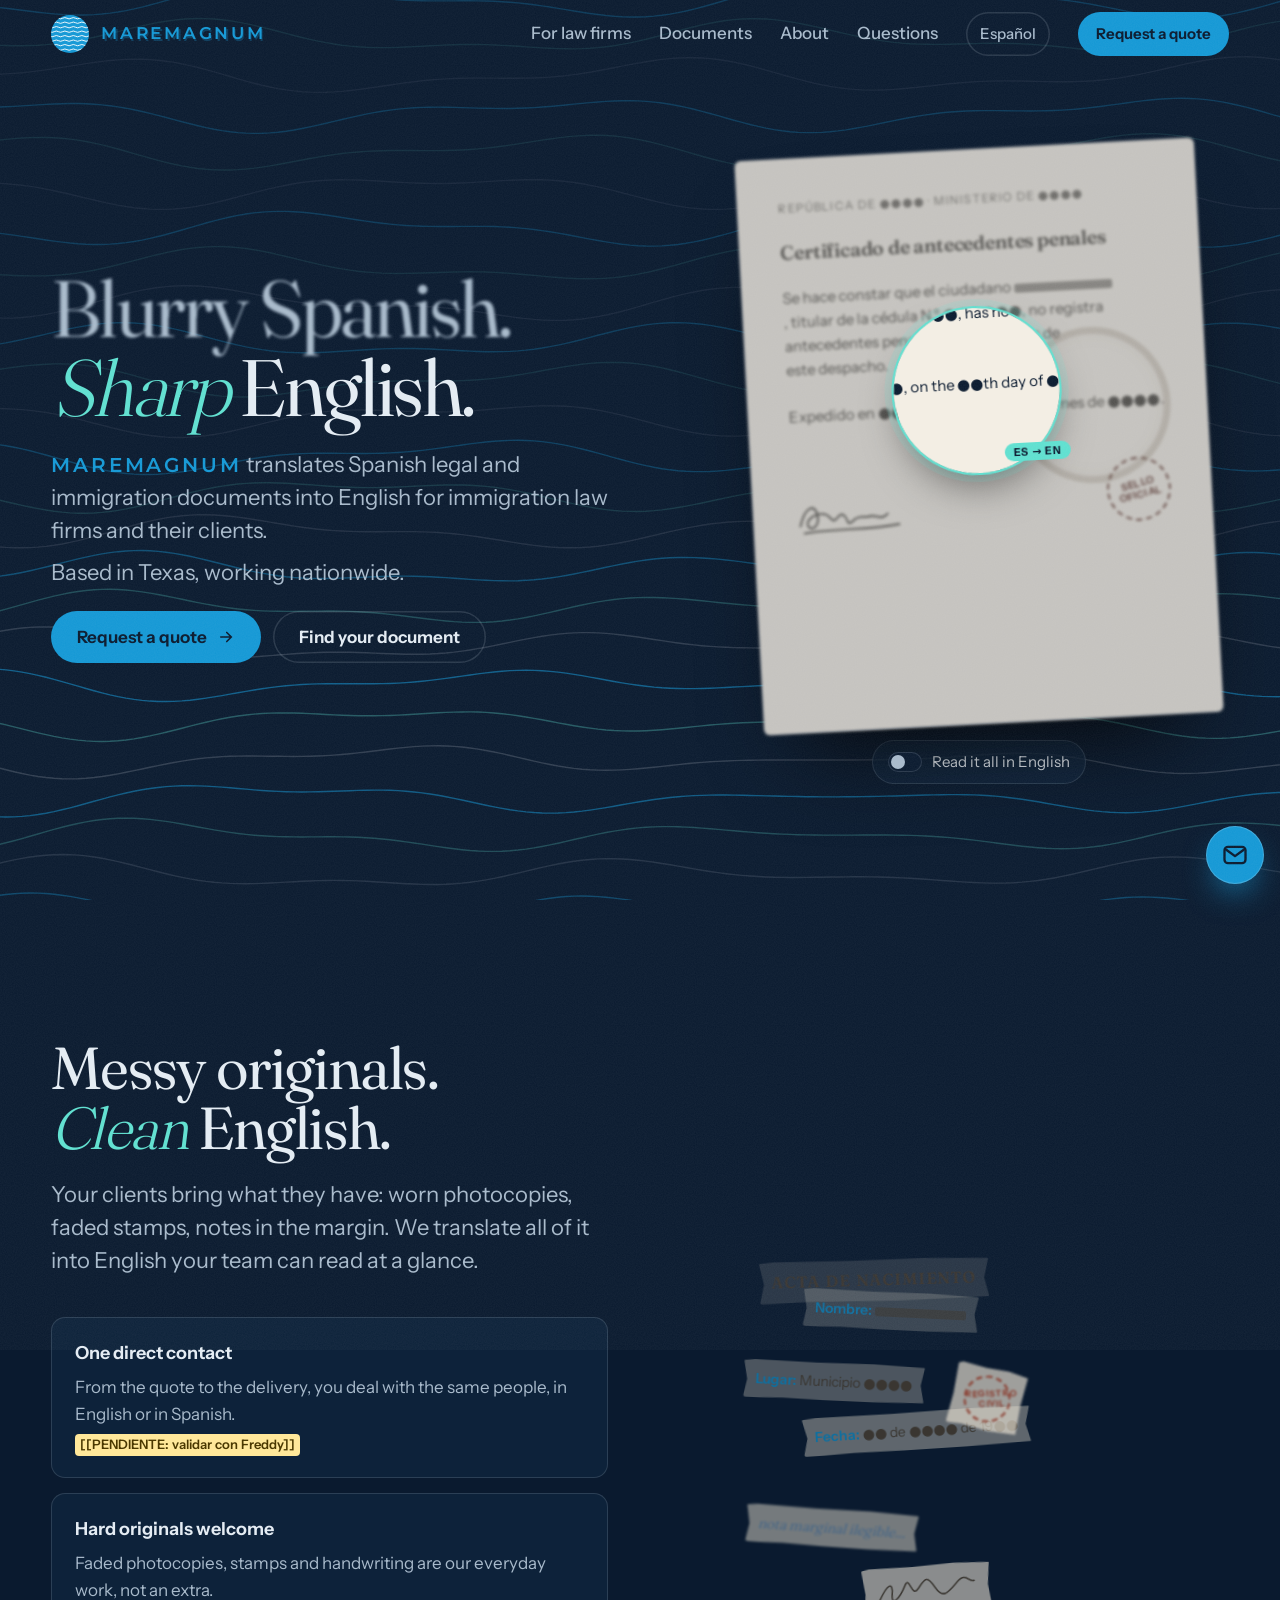
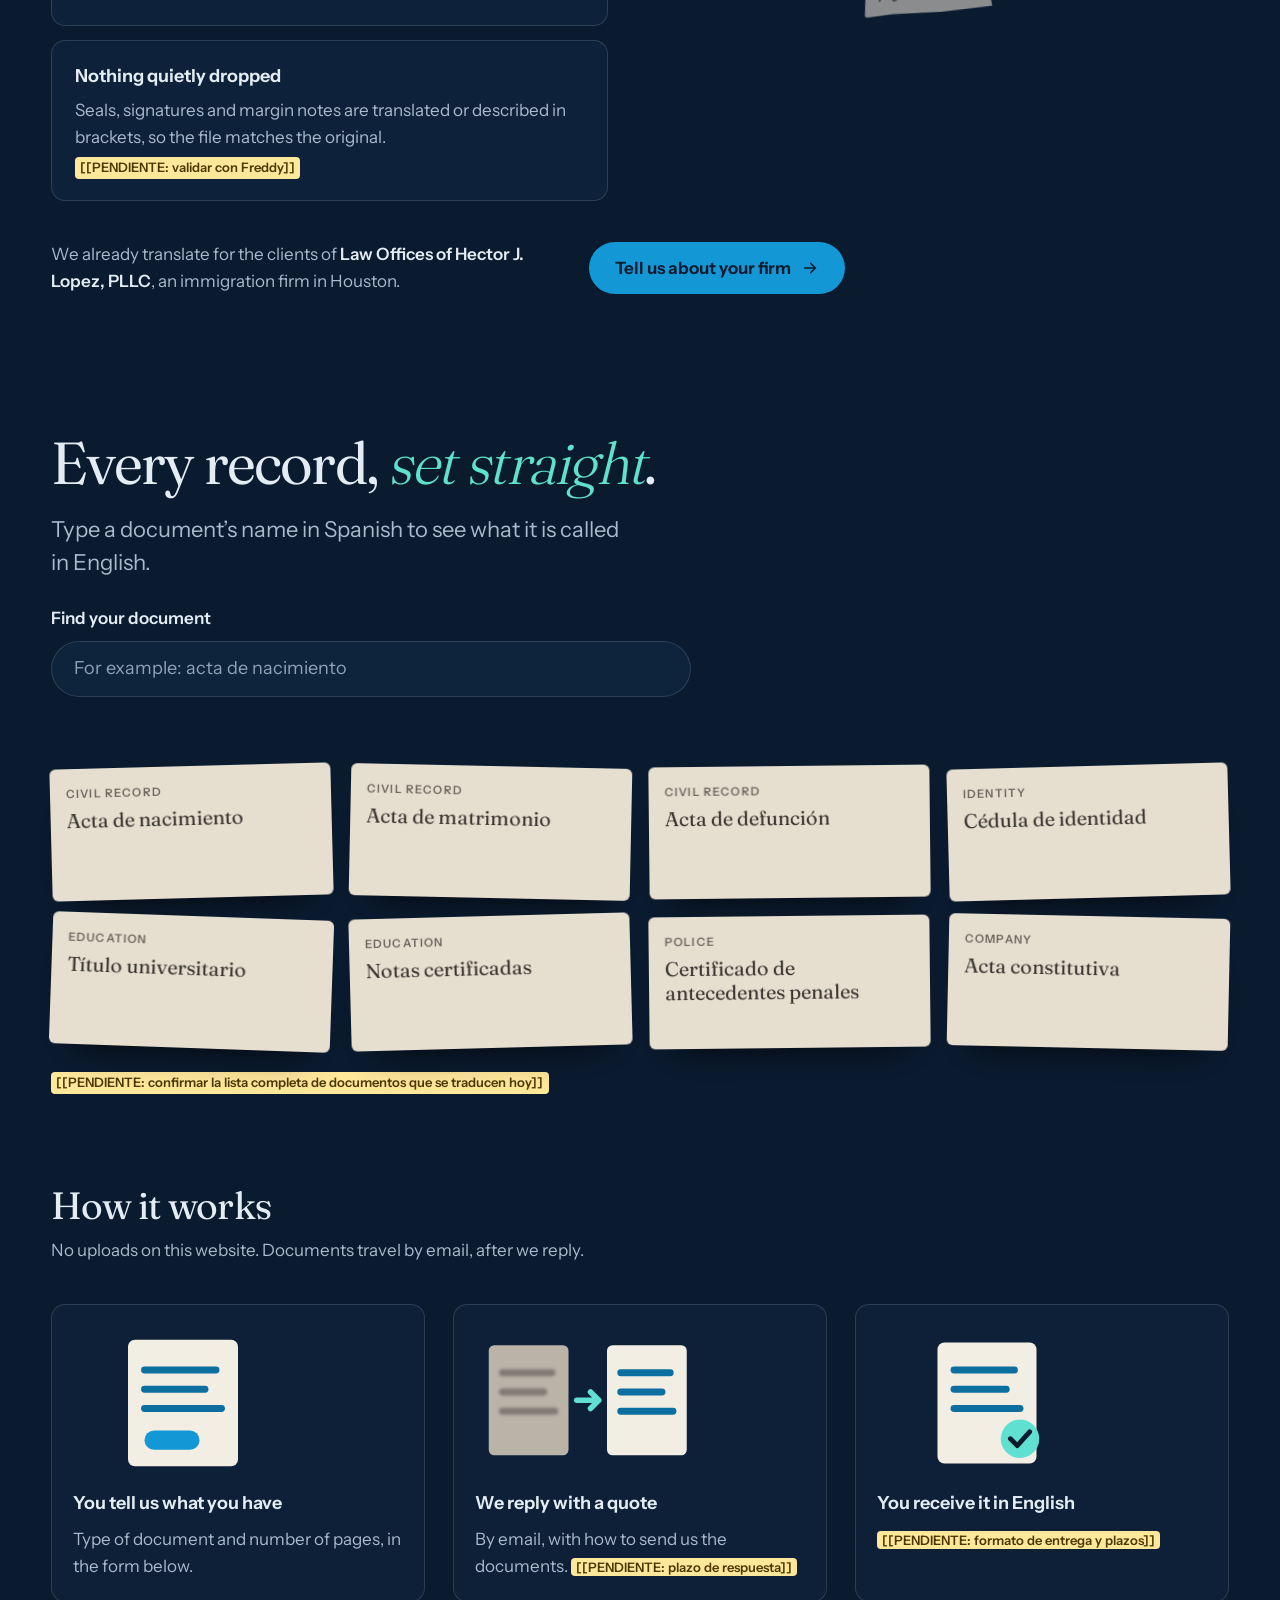
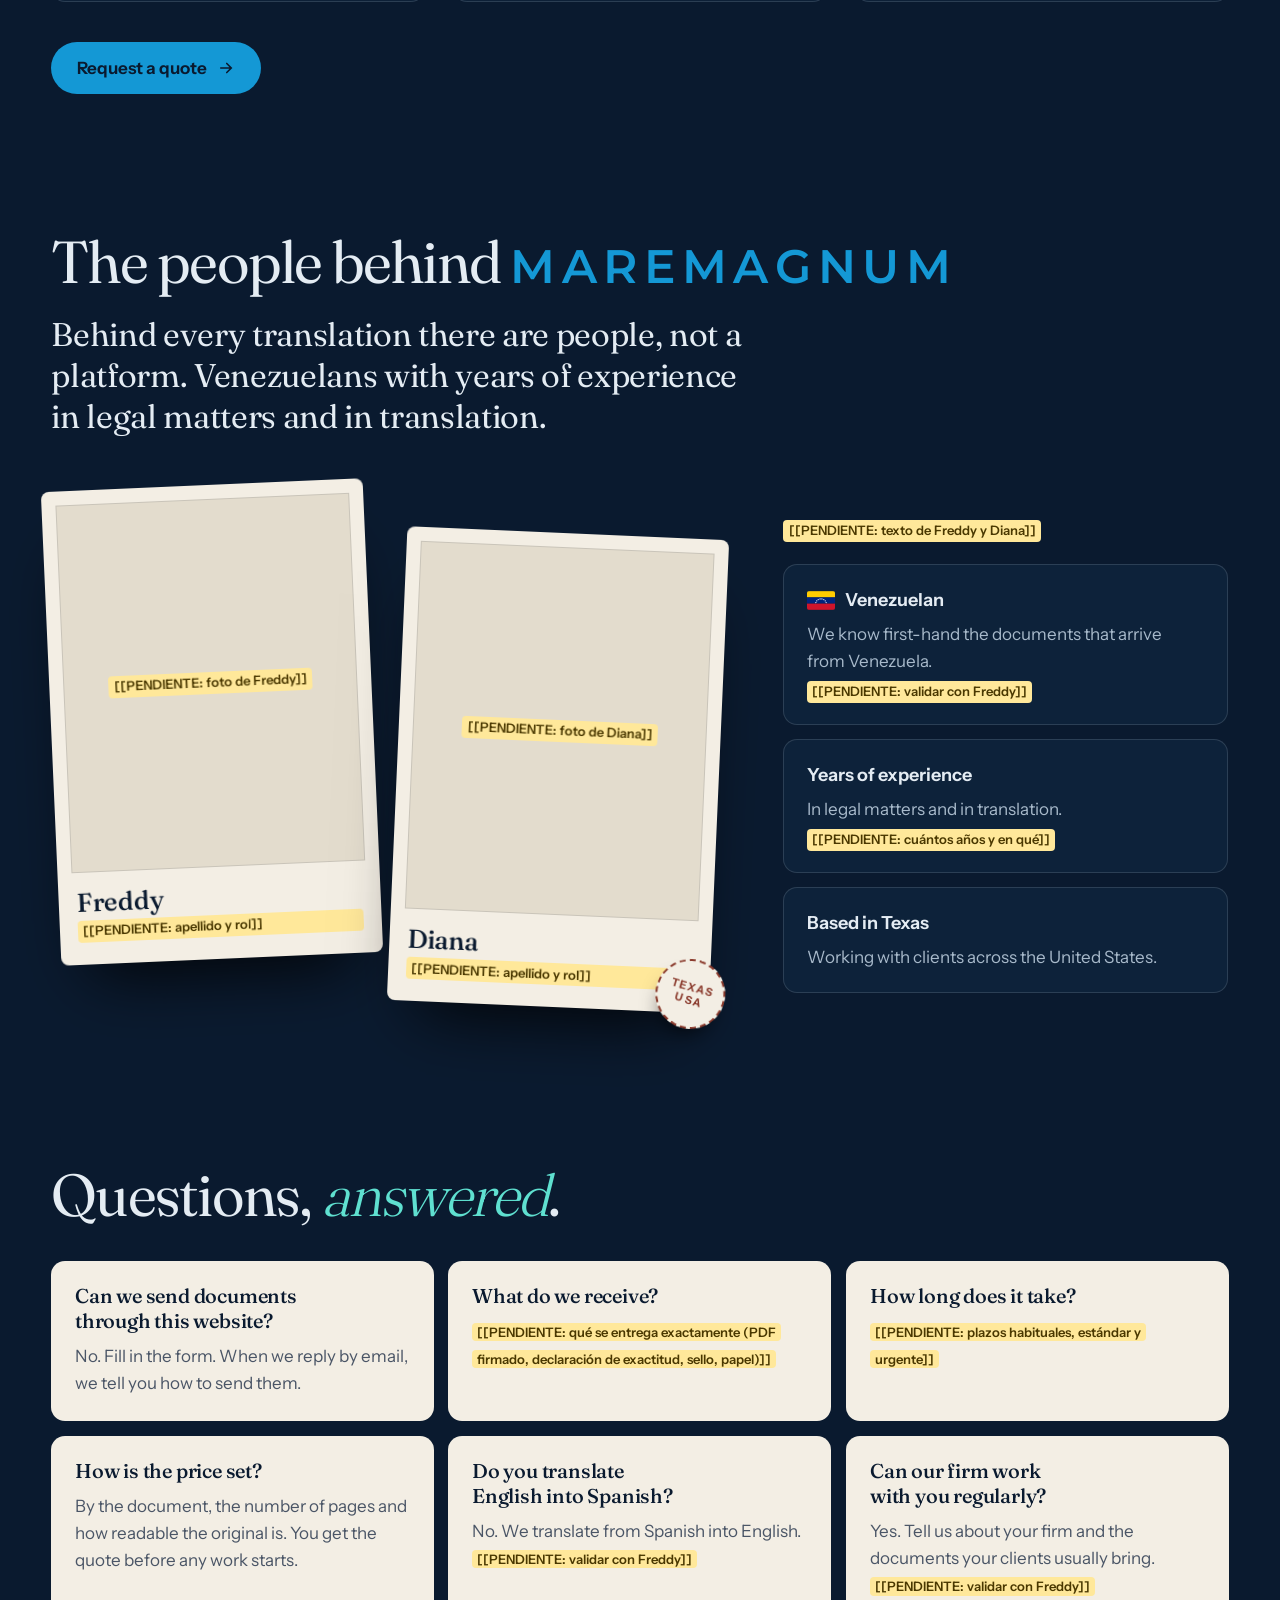
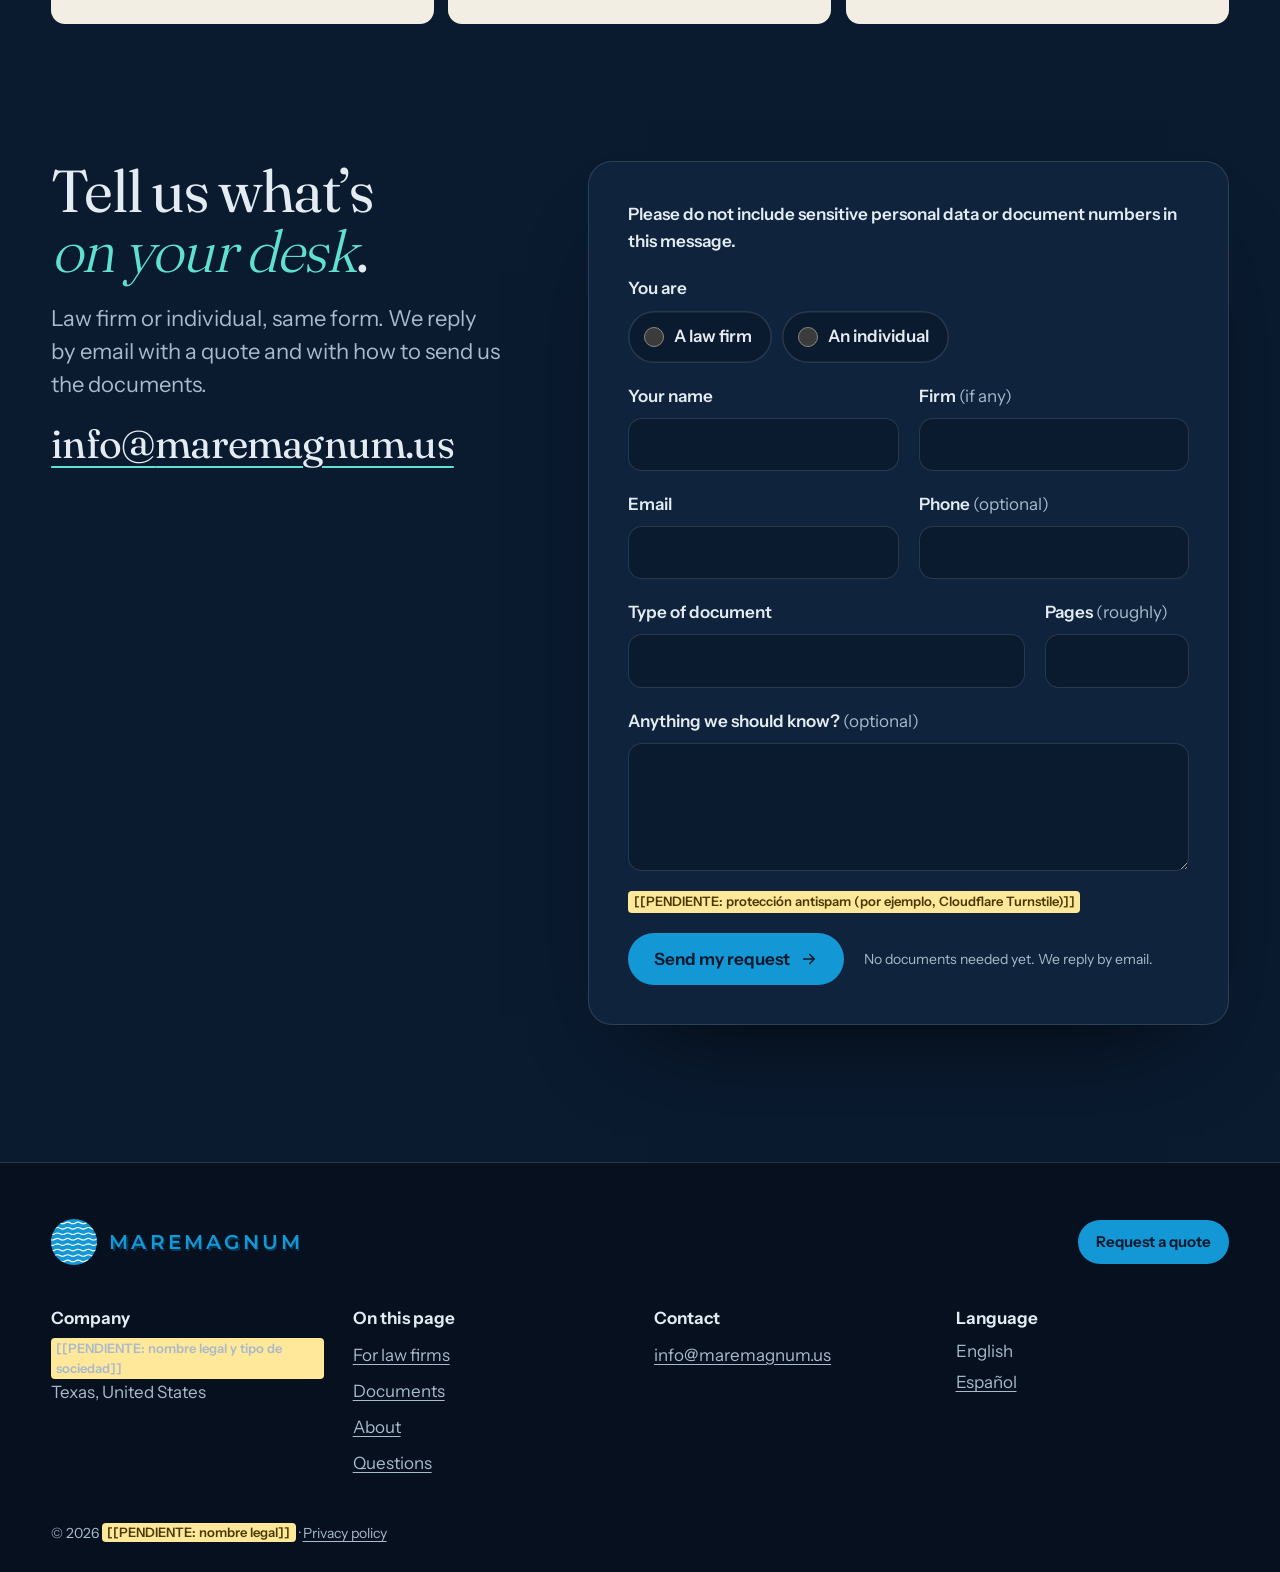
<file: en/index.html>
<!doctype html>
<html lang="en">
<head>
  <meta charset="utf-8">
  <meta name="viewport" content="width=device-width, initial-scale=1, viewport-fit=cover, interactive-widget=resizes-content">
  <title>MAREMAGNUM · Spanish to English translation of legal and immigration documents</title>
  <meta name="description" content="Spanish legal and immigration documents translated into English for immigration law firms and their clients. Based in Texas, working nationwide.">
  <meta name="theme-color" content="#0A1A2F">
  <meta name="color-scheme" content="dark">
  <link rel="canonical" href="https://maremagnum.us/en/">
  <link rel="alternate" hreflang="es" href="https://maremagnum.us/">
  <link rel="alternate" hreflang="en" href="https://maremagnum.us/en/">
  <link rel="alternate" hreflang="x-default" href="https://maremagnum.us/">
  <meta property="og:type" content="website">
  <meta property="og:locale" content="en_US">
  <meta property="og:locale:alternate" content="es_US">
  <meta property="og:title" content="MAREMAGNUM · Blurry Spanish. Sharp English.">
  <meta property="og:description" content="Spanish legal and immigration documents translated into English for immigration law firms and their clients.">
  <meta property="og:url" content="https://maremagnum.us/en/">
  <meta property="og:image" content="https://maremagnum.us/assets/brand/maremagnum-icon-512.png">
  <link rel="icon" href="/assets/brand/maremagnum-icon.svg" type="image/svg+xml">
  <link rel="icon" href="/assets/brand/maremagnum-icon-32.png" sizes="32x32" type="image/png">
  <link rel="apple-touch-icon" href="/assets/brand/maremagnum-icon-180.png">
  <link rel="preload" href="/assets/fonts/fraunces.woff2" as="font" type="font/woff2" crossorigin>
  <link rel="preload" href="/assets/fonts/instrument-sans.woff2" as="font" type="font/woff2" crossorigin>
  <link rel="stylesheet" href="/assets/css/tokens.css">
  <link rel="stylesheet" href="/assets/css/base.css">
  <link rel="stylesheet" href="/assets/css/main.css">
  <script src="/assets/js/early.js"></script>
  <script src="/assets/js/main.js" defer></script>
</head>
<body>
  <a class="skip" href="#main">Skip to content</a>
  <canvas class="water" id="water" aria-hidden="true"></canvas>
  <div class="grain" aria-hidden="true"></div>

  <header class="top" id="top">
    <a class="logo" href="/en/" aria-label="MAREMAGNUM, home"><svg class="logo-icon" viewBox="0 0 100 100" aria-hidden="true" focusable="false"><defs><clipPath id="mm-clip-1"><circle cx="50" cy="50" r="50"/></clipPath></defs><circle cx="50" cy="50" r="50" fill="#1498D5"/><g class="logo-waves" clip-path="url(#mm-clip-1)" fill="none" stroke="#fff" stroke-width="2.4" stroke-linecap="round"><path d="M-14 8.5 q 5.6 -3.4 11.2 0 q 5.6 3.4 11.2 0 q 5.6 -3.4 11.2 0 q 5.6 3.4 11.2 0 q 5.6 -3.4 11.2 0 q 5.6 3.4 11.2 0 q 5.6 -3.4 11.2 0 q 5.6 3.4 11.2 0 q 5.6 -3.4 11.2 0 q 5.6 3.4 11.2 0 q 5.6 -3.4 11.2 0 q 5.6 3.4 11.2 0"/><path d="M-14 20.3 q 5.6 -3.4 11.2 0 q 5.6 3.4 11.2 0 q 5.6 -3.4 11.2 0 q 5.6 3.4 11.2 0 q 5.6 -3.4 11.2 0 q 5.6 3.4 11.2 0 q 5.6 -3.4 11.2 0 q 5.6 3.4 11.2 0 q 5.6 -3.4 11.2 0 q 5.6 3.4 11.2 0 q 5.6 -3.4 11.2 0 q 5.6 3.4 11.2 0"/><path d="M-14 32.1 q 5.6 -3.4 11.2 0 q 5.6 3.4 11.2 0 q 5.6 -3.4 11.2 0 q 5.6 3.4 11.2 0 q 5.6 -3.4 11.2 0 q 5.6 3.4 11.2 0 q 5.6 -3.4 11.2 0 q 5.6 3.4 11.2 0 q 5.6 -3.4 11.2 0 q 5.6 3.4 11.2 0 q 5.6 -3.4 11.2 0 q 5.6 3.4 11.2 0"/><path d="M-14 43.9 q 5.6 -3.4 11.2 0 q 5.6 3.4 11.2 0 q 5.6 -3.4 11.2 0 q 5.6 3.4 11.2 0 q 5.6 -3.4 11.2 0 q 5.6 3.4 11.2 0 q 5.6 -3.4 11.2 0 q 5.6 3.4 11.2 0 q 5.6 -3.4 11.2 0 q 5.6 3.4 11.2 0 q 5.6 -3.4 11.2 0 q 5.6 3.4 11.2 0"/><path d="M-14 55.7 q 5.6 -3.4 11.2 0 q 5.6 3.4 11.2 0 q 5.6 -3.4 11.2 0 q 5.6 3.4 11.2 0 q 5.6 -3.4 11.2 0 q 5.6 3.4 11.2 0 q 5.6 -3.4 11.2 0 q 5.6 3.4 11.2 0 q 5.6 -3.4 11.2 0 q 5.6 3.4 11.2 0 q 5.6 -3.4 11.2 0 q 5.6 3.4 11.2 0"/><path d="M-14 67.5 q 5.6 -3.4 11.2 0 q 5.6 3.4 11.2 0 q 5.6 -3.4 11.2 0 q 5.6 3.4 11.2 0 q 5.6 -3.4 11.2 0 q 5.6 3.4 11.2 0 q 5.6 -3.4 11.2 0 q 5.6 3.4 11.2 0 q 5.6 -3.4 11.2 0 q 5.6 3.4 11.2 0 q 5.6 -3.4 11.2 0 q 5.6 3.4 11.2 0"/><path d="M-14 79.3 q 5.6 -3.4 11.2 0 q 5.6 3.4 11.2 0 q 5.6 -3.4 11.2 0 q 5.6 3.4 11.2 0 q 5.6 -3.4 11.2 0 q 5.6 3.4 11.2 0 q 5.6 -3.4 11.2 0 q 5.6 3.4 11.2 0 q 5.6 -3.4 11.2 0 q 5.6 3.4 11.2 0 q 5.6 -3.4 11.2 0 q 5.6 3.4 11.2 0"/><path d="M-14 91.1 q 5.6 -3.4 11.2 0 q 5.6 3.4 11.2 0 q 5.6 -3.4 11.2 0 q 5.6 3.4 11.2 0 q 5.6 -3.4 11.2 0 q 5.6 3.4 11.2 0 q 5.6 -3.4 11.2 0 q 5.6 3.4 11.2 0 q 5.6 -3.4 11.2 0 q 5.6 3.4 11.2 0 q 5.6 -3.4 11.2 0 q 5.6 3.4 11.2 0"/></g></svg><span class="logo-word">MAREMAGNUM</span></a>
    <nav class="nav" id="nav" aria-label="Main">
      <a href="#firms">For law firms</a>
      <a href="#documents">Documents</a>
      <a href="#about">About</a>
      <a href="#faq">Questions</a>
      <a class="lang-link" href="/" hreflang="es" lang="es" aria-label="Ver esta página en español"><span>Español</span></a>
      <a class="btn btn-small" href="#contact">Request a quote</a>
    </nav>
    <a class="lang-link lang-link-mobile" href="/" hreflang="es" lang="es" aria-label="Ver esta página en español"><span>ES</span></a>
    <button class="menu-btn" type="button" aria-expanded="false" aria-controls="nav" aria-label="Menu">
      <svg width="24" height="24" viewBox="0 0 24 24" aria-hidden="true" focusable="false"><line x1="4" y1="9" x2="20" y2="9"/><line x1="4" y1="15" x2="20" y2="15"/></svg>
    </button>
  </header>

  <main id="main">

    <!-- 1 · Portada: la lupa -->
    <section class="hero" aria-labelledby="hero-title">
      <div class="hero-copy">
        <h1 class="hero-title" id="hero-title">
          <span class="line"><span class="blurred">Blurry Spanish.</span></span>
          <span class="line"><em>Sharp</em> English.</span>
        </h1>
        <p class="lead"><span class="mm">MAREMAGNUM</span> translates Spanish legal and immigration documents into English for immigration law firms and their clients. <span class="lead-line"><span class="nobr">Based in Texas,</span> <span class="nobr">working nationwide.</span></span></p>
        <div class="actions">
          <a class="btn" href="#contact">Request a quote <svg width="18" height="18" viewBox="0 0 24 24" fill="none" stroke="currentColor" stroke-width="2.2" stroke-linecap="round" aria-hidden="true"><path d="M5 12h14M13 6l6 6-6 6"/></svg></a>
          <a class="btn btn-ghost" href="#documents">Find your document</a>
        </div>
      </div>

      <div class="desk">
        <div class="sheet" id="sheet" role="img" aria-label="A blurry Spanish criminal record certificate. Under a moving lens it reads as a sharp English translation.">
          <div class="layer layer-es" aria-hidden="true">
            <p class="sheet-meta">República de ●●●● · Ministerio de ●●●●</p>
            <p class="sheet-title">Certificado de antecedentes penales</p>
            <p>Se hace constar que el ciudadano <span class="bar"></span>, titular de la cédula N.º ●●●●●●, no registra antecedentes penales en los archivos de este despacho.</p>
            <p>Expedido en ●●●●, a los ●● días del mes de ●●●●.</p>
            <div class="sheet-foot"><svg class="sheet-sig" width="112" height="37" viewBox="0 0 120 40" aria-hidden="true"><path d="M6 27C12 5 23 3 25 16 27 29 16 34 14 26 12 18 31 9 39 20 45 28 47 13 53 17 59 21 55 31 63 24 71 17 75 22 81 20 89 18 93 26 101 18M10 35C40 31 80 35 113 30" fill="none" stroke="currentColor" stroke-width="2" stroke-linecap="round" stroke-linejoin="round"/></svg><span class="seal">Sello<br>oficial</span></div>
          </div>
          <div class="layer layer-en" aria-hidden="true">
            <p class="sheet-meta">Republic of ●●●● · Ministry of ●●●●</p>
            <p class="sheet-title">Criminal record certificate</p>
            <p>This is to certify that the citizen <span class="bar"></span>, holder of ID card No. ●●●●●●, has no criminal record in the files of this office.</p>
            <p>Issued in ●●●●, on the ●●th day of ●●●●.</p>
            <div class="sheet-foot"><svg class="sheet-sig" width="112" height="37" viewBox="0 0 120 40" aria-hidden="true"><path d="M6 27C12 5 23 3 25 16 27 29 16 34 14 26 12 18 31 9 39 20 45 28 47 13 53 17 59 21 55 31 63 24 71 17 75 22 81 20 89 18 93 26 101 18M10 35C40 31 80 35 113 30" fill="none" stroke="currentColor" stroke-width="2" stroke-linecap="round" stroke-linejoin="round"/></svg><span class="seal seal-clear">Official<br>seal</span></div>
          </div>
          <div class="lens" aria-hidden="true"></div>
        </div>
        <button class="toggle" id="lens-toggle" type="button" aria-pressed="false"><i aria-hidden="true"></i>Read it all in English</button>
      </div>
    </section>

    <!-- 2 · Para firmas: el montón que se ordena -->
    <section class="firms" id="firms" aria-labelledby="firms-title">
      <div class="firms-head" data-reveal>
        <h2 class="title" id="firms-title">Messy originals. <em>Clean</em> English.</h2>
        <p class="lead">Your clients bring what they have: worn photocopies, faded stamps, notes in the margin. We translate all of it into English your team can read at a glance.</p>
      </div>

      <div class="stage" id="stage" role="img" aria-label="Scraps of a Spanish birth certificate drift, then settle into one clean English translation as you scroll.">
        <div class="stack-doc" id="stack-doc" aria-hidden="true">
          <span class="stack-label">English translation · from Spanish</span>
          <div class="slot" data-slot="title"></div>
          <div class="slot-rows">
            <div class="slot" data-slot="r1"></div>
            <div class="slot" data-slot="r2"></div>
            <div class="slot" data-slot="r3"></div>
            <div class="slot" data-slot="note"></div>
          </div>
          <div class="slot-foot">
            <div class="slot" data-slot="sig"></div>
            <div class="slot" data-slot="stamp"></div>
          </div>
        </div>
        <div class="frag" data-for="title" aria-hidden="true"><i class="scrap"></i><span class="es t-es">ACTA DE NACIMIENTO</span><span class="en t-en">BIRTH CERTIFICATE</span></div>
        <div class="frag" data-for="r1" aria-hidden="true"><i class="scrap"></i><span class="es"><b>Nombre:</b> <span class="bar"></span></span><span class="en"><b>Name:</b> <span class="bar"></span></span></div>
        <div class="frag" data-for="r2" aria-hidden="true"><i class="scrap"></i><span class="es"><b>Lugar:</b> Municipio ●●●●</span><span class="en"><b>Place:</b> Municipality of ●●●●</span></div>
        <div class="frag" data-for="r3" aria-hidden="true"><i class="scrap"></i><span class="es"><b>Fecha:</b> ●● de ●●●● de 19●●</span><span class="en"><b>Date:</b> ●●●● ●●, 19●●</span></div>
        <div class="frag" data-for="note" aria-hidden="true"><i class="scrap"></i><span class="es hand">nota marginal ilegible…</span><span class="en">[Handwritten margin note, illegible]</span></div>
        <div class="frag" data-for="sig" aria-hidden="true"><i class="scrap"></i><span class="es"><svg width="104" height="32" viewBox="0 0 110 34" aria-hidden="true"><path d="M4 26c10-18 16-20 14-6s8 4 14-8 6 14 14 4 10-14 18 0 14 6 24-4 12 2 18 0" fill="none" stroke="currentColor" stroke-width="1.6" stroke-linecap="round"/></svg></span><span class="en">[Signature] Civil Registrar</span></div>
        <div class="frag" data-for="stamp" aria-hidden="true"><i class="scrap"></i><span class="es"><span class="stamp">Registro<br>civil</span></span><span class="en">[Seal: Civil Registry]</span></div>
      </div>

      <ul class="points">
        <li data-tilt="6">
          <h3>One direct contact</h3>
          <p>From the quote to the delivery, you deal with the same people, in English or in Spanish.</p>
          <span class="pending">[[PENDIENTE: validar con Freddy]]</span>
        </li>
        <li data-tilt="6">
          <h3>Hard originals welcome</h3>
          <p>Faded photocopies, stamps and handwriting are our everyday work, not an extra.</p>
        </li>
        <li data-tilt="6">
          <h3>Nothing quietly dropped</h3>
          <p>Seals, signatures and margin notes are translated or described in brackets, so the file matches the original.</p>
          <span class="pending">[[PENDIENTE: validar con Freddy]]</span>
        </li>
      </ul>

      <div class="firms-cta" data-reveal>
        <p>We already translate for the clients of <strong>Law Offices of Hector J. Lopez, PLLC</strong>, an immigration firm in Houston.</p>
        <a class="btn" href="#contact" data-audience="firm">Tell us about your firm <svg width="18" height="18" viewBox="0 0 24 24" fill="none" stroke="currentColor" stroke-width="2.2" stroke-linecap="round" aria-hidden="true"><path d="M5 12h14M13 6l6 6-6 6"/></svg></a>
      </div>
    </section>

    <!-- 3 · Documentos y cómo funciona -->
    <section class="docs" id="documents" aria-labelledby="docs-title">
      <div class="docs-head" data-reveal>
        <h2 class="title" id="docs-title">Every record, <em>set straight</em>.</h2>
        <p class="lead">Type a document’s name in Spanish to see what it is called in English.</p>
        <div class="lookup">
          <label for="lookup">Find your document</label>
          <input id="lookup" type="search" inputmode="search" enterkeyhint="search" autocomplete="off" spellcheck="false" placeholder="For example: acta de nacimiento" aria-describedby="lookup-status">
          <p class="lookup-status" id="lookup-status" role="status" aria-live="polite"></p>
          <p class="lookup-ask" hidden>Not on the list? <a href="#contact" data-ask>Ask us about it</a>.</p>
        </div>
      </div>

      <ul class="cards" id="cards">
        <li class="card" tabindex="0" data-tilt="10"><small>Civil record</small><span class="es" lang="es">Acta de nacimiento</span><span class="en">Birth certificate</span></li>
        <li class="card" tabindex="0" data-tilt="10"><small>Civil record</small><span class="es" lang="es">Acta de matrimonio</span><span class="en">Marriage certificate</span></li>
        <li class="card" tabindex="0" data-tilt="10"><small>Civil record</small><span class="es" lang="es">Acta de defunción</span><span class="en">Death certificate</span></li>
        <li class="card" tabindex="0" data-tilt="10"><small>Identity</small><span class="es" lang="es">Cédula de identidad</span><span class="en">National ID card</span></li>
        <li class="card" tabindex="0" data-tilt="10"><small>Education</small><span class="es" lang="es">Título universitario</span><span class="en">University degree</span></li>
        <li class="card" tabindex="0" data-tilt="10"><small>Education</small><span class="es" lang="es">Notas certificadas</span><span class="en">Academic transcript</span></li>
        <li class="card" tabindex="0" data-tilt="10"><small>Police</small><span class="es" lang="es">Certificado de antecedentes penales</span><span class="en">Criminal record certificate</span></li>
        <li class="card" tabindex="0" data-tilt="10"><small>Company</small><span class="es" lang="es">Acta constitutiva</span><span class="en">Articles of incorporation</span></li>
      </ul>
      <p class="pending docs-pending">[[PENDIENTE: confirmar la lista completa de documentos que se traducen hoy]]</p>

      <div class="steps-head" data-reveal>
        <h3 class="subtitle">How it works</h3>
        <p>No uploads on this website. Documents travel by email, after we reply.</p>
      </div>
      <ol class="steps">
        <li class="step" data-reveal>
          <svg class="step-art art-write" viewBox="0 0 160 110" aria-hidden="true">
            <rect class="a-sheet" x="40" y="10" width="80" height="92" rx="5"/>
            <line class="a-type t1" x1="52" y1="32" x2="104" y2="32"/><line class="a-type t2" x1="52" y1="46" x2="96" y2="46"/><line class="a-type t3" x1="52" y1="60" x2="108" y2="60"/>
            <rect class="a-send" x="52" y="76" width="40" height="14" rx="7"/>
          </svg>
          <h4>You tell us what you have</h4>
          <p>Type of document and number of pages, in the form below.</p>
        </li>
        <li class="step" data-reveal>
          <svg class="step-art art-translate" viewBox="0 0 160 110" aria-hidden="true">
            <rect class="a-sheet blur" x="10" y="14" width="58" height="80" rx="4"/>
            <line class="a-blur" x1="20" y1="34" x2="56" y2="34"/><line class="a-blur" x1="20" y1="48" x2="50" y2="48"/><line class="a-blur" x1="20" y1="62" x2="58" y2="62"/>
            <path class="a-arrow" d="M74 54h16m-6-6 6 6-6 6"/>
            <rect class="a-sheet" x="96" y="14" width="58" height="80" rx="4"/>
            <line class="a-draw d1" x1="106" y1="34" x2="142" y2="34"/><line class="a-draw d2" x1="106" y1="48" x2="136" y2="48"/><line class="a-draw d3" x1="106" y1="62" x2="144" y2="62"/>
          </svg>
          <h4>We reply with a quote</h4>
          <p>By email, with how to send us the documents. <span class="pending">[[PENDIENTE: plazo de respuesta]]</span></p>
        </li>
        <li class="step" data-reveal>
          <svg class="step-art art-receive" viewBox="0 0 160 110" aria-hidden="true">
            <rect class="a-sheet" x="44" y="12" width="72" height="88" rx="5"/>
            <line class="a-line" x1="56" y1="32" x2="100" y2="32"/><line class="a-line" x1="56" y1="46" x2="94" y2="46"/><line class="a-line" x1="56" y1="60" x2="104" y2="60"/>
            <g class="a-check"><circle cx="104" cy="82" r="14"/><path d="M97 82l5 5 9-10"/></g>
          </svg>
          <h4>You receive it in English</h4>
          <p><span class="pending">[[PENDIENTE: formato de entrega y plazos]]</span></p>
        </li>
      </ol>
      <div class="docs-cta" data-reveal>
        <a class="btn" href="#contact">Request a quote <svg width="18" height="18" viewBox="0 0 24 24" fill="none" stroke="currentColor" stroke-width="2.2" stroke-linecap="round" aria-hidden="true"><path d="M5 12h14M13 6l6 6-6 6"/></svg></a>
      </div>
    </section>

    <!-- 4 · Sobre nosotros -->
    <section class="about" id="about" aria-labelledby="about-title">
      <div class="about-head" data-reveal>
        <h2 class="title" id="about-title">The people behind <span class="mm">MAREMAGNUM</span></h2>
        <p class="lead lead-big">Behind every translation there are people, not a platform. Venezuelans with years of experience in legal matters and in translation.</p>
      </div>

      <div class="people">
        <figure class="person on-paper" data-deal data-tilt="8">
          <div class="person-photo"><span class="pending">[[PENDIENTE: foto de Freddy]]</span></div>
          <figcaption><strong>Freddy</strong><span class="pending">[[PENDIENTE: apellido y rol]]</span></figcaption>
        </figure>
        <figure class="person person-b on-paper" data-deal data-tilt="8">
          <div class="person-photo"><span class="pending">[[PENDIENTE: foto de Diana]]</span></div>
          <figcaption><strong>Diana</strong><span class="pending">[[PENDIENTE: apellido y rol]]</span></figcaption>
          <span class="portrait-seal" aria-hidden="true">Texas<br>USA</span>
        </figure>
      </div>

      <div class="about-side" data-reveal>
        <p class="pending">[[PENDIENTE: texto de Freddy y Diana]]</p>
        <ul class="points">
          <li data-tilt="6">
            <h3><svg class="flag-ve" viewBox="0 0 36 24" aria-hidden="true" focusable="false"><rect width="36" height="8" fill="#FFCC00"/><rect y="8" width="36" height="8" fill="#00247D"/><rect y="16" width="36" height="8" fill="#CF142B"/><g fill="#fff"><circle cx="11.4" cy="14.6" r=".8"/><circle cx="12.6" cy="12.4" r=".8"/><circle cx="14.4" cy="10.8" r=".8"/><circle cx="16.8" cy="10" r=".8"/><circle cx="19.2" cy="10" r=".8"/><circle cx="21.6" cy="10.8" r=".8"/><circle cx="23.4" cy="12.4" r=".8"/><circle cx="24.6" cy="14.6" r=".8"/></g></svg>Venezuelan</h3>
            <p>We know first-hand the documents that arrive from Venezuela.</p>
            <span class="pending">[[PENDIENTE: validar con Freddy]]</span>
          </li>
          <li data-tilt="6">
            <h3>Years of experience</h3>
            <p>In legal matters and in translation.</p>
            <span class="pending">[[PENDIENTE: cuántos años y en qué]]</span>
          </li>
          <li data-tilt="6">
            <h3>Based in Texas</h3>
            <p>Working with clients across the United States.</p>
          </li>
        </ul>
      </div>
    </section>

    <!-- 5 · Preguntas -->
    <section class="faq" id="faq" aria-labelledby="faq-title">
      <h2 class="title" id="faq-title" data-reveal>Questions, <em>answered</em>.</h2>
      <div class="faq-grid">
        <article class="qa on-paper" data-tilt="4" data-deal><h3>Can we send documents through this website?</h3><p>No. Fill in the form. When we reply by email, we tell you how to send them.</p></article>
        <article class="qa on-paper" data-tilt="4" data-deal><h3>What do we receive?</h3><p><span class="pending">[[PENDIENTE: qué se entrega exactamente (PDF firmado, declaración de exactitud, sello, papel)]]</span></p></article>
        <article class="qa on-paper" data-tilt="4" data-deal><h3>How long does it take?</h3><p><span class="pending">[[PENDIENTE: plazos habituales, estándar y urgente]]</span></p></article>
        <article class="qa on-paper" data-tilt="4" data-deal><h3>How is the price set?</h3><p>By the document, the number of pages and how readable the original is. You get the quote before any work starts.</p></article>
        <article class="qa on-paper" data-tilt="4" data-deal><h3>Do you translate English into Spanish?</h3><p>No. We translate from Spanish into English. <span class="pending">[[PENDIENTE: validar con Freddy]]</span></p></article>
        <article class="qa on-paper" data-tilt="4" data-deal><h3>Can our firm work with you regularly?</h3><p>Yes. Tell us about your firm and the documents your clients usually bring. <span class="pending">[[PENDIENTE: validar con Freddy]]</span></p></article>
      </div>
    </section>

    <!-- 6 · Contacto -->
    <section class="contact" id="contact" aria-labelledby="contact-title">
      <div class="contact-side" data-reveal>
        <h2 class="title" id="contact-title">Tell us what’s <em>on your desk</em>.</h2>
        <p class="lead">Law firm or individual, same form. We reply by email with a quote and with how to send us the documents.</p>
        <a class="contact-email" href="mailto:info@maremagnum.us">info@<wbr>maremagnum.us</a>
      </div>

      <form class="form" id="quote-form" action="/api/contact" method="post" novalidate data-reveal>
        <p class="form-note" id="form-note">Please do not include sensitive personal data or document numbers in this message.</p>

        <fieldset class="field choice">
          <legend>You are</legend>
          <div class="choice-options">
            <label class="choice-option"><input type="radio" name="audience" value="firm" required> <span>A law firm</span></label>
            <label class="choice-option"><input type="radio" name="audience" value="individual"> <span>An individual</span></label>
          </div>
          <p class="field-error" id="f-audience-error"></p>
        </fieldset>

        <div class="field-row">
          <div class="field">
            <label for="f-name">Your name</label>
            <input id="f-name" name="name" type="text" autocomplete="name" autocapitalize="words" enterkeyhint="next" required>
            <p class="field-error" id="f-name-error"></p>
          </div>
          <div class="field" id="field-firm">
            <label for="f-firm">Firm <span class="optional">(if any)</span></label>
            <input id="f-firm" name="firm" type="text" autocomplete="organization" enterkeyhint="next">
          </div>
        </div>

        <div class="field-row">
          <div class="field">
            <label for="f-email">Email</label>
            <input id="f-email" name="email" type="email" inputmode="email" autocomplete="email" autocapitalize="off" spellcheck="false" enterkeyhint="next" required>
            <p class="field-error" id="f-email-error"></p>
          </div>
          <div class="field">
            <label for="f-phone">Phone <span class="optional">(optional)</span></label>
            <input id="f-phone" name="phone" type="tel" inputmode="tel" autocomplete="tel" enterkeyhint="next">
          </div>
        </div>

        <div class="field-row field-row-doc">
          <div class="field">
            <label for="f-doc">Type of document</label>
            <input id="f-doc" name="document" type="text" list="doc-options" autocomplete="off" required>
            <datalist id="doc-options">
              <option value="Birth certificate"></option><option value="Marriage certificate"></option><option value="Death certificate"></option><option value="National ID card"></option>
              <option value="University degree"></option><option value="Academic transcript"></option><option value="Criminal record certificate"></option><option value="Articles of incorporation"></option>
            </datalist>
            <p class="field-error" id="f-doc-error"></p>
          </div>
          <div class="field">
            <label for="f-pages">Pages <span class="optional">(roughly)</span></label>
            <input id="f-pages" name="pages" type="number" inputmode="numeric" min="1" max="999" step="1">
            <p class="field-error" id="f-pages-error"></p>
          </div>
        </div>

        <div class="field">
          <label for="f-message">Anything we should know? <span class="optional">(optional)</span></label>
          <textarea id="f-message" name="message" rows="4" aria-describedby="form-note"></textarea>
        </div>

        <p class="pending">[[PENDIENTE: protección antispam (por ejemplo, Cloudflare Turnstile)]]</p>

        <div class="form-send">
          <button class="btn" type="submit">Send my request <svg width="18" height="18" viewBox="0 0 24 24" fill="none" stroke="currentColor" stroke-width="2.2" stroke-linecap="round" aria-hidden="true"><path d="M5 12h14M13 6l6 6-6 6"/></svg></button>
          <p class="form-reassure">No documents needed yet. We reply by email.</p>
        </div>
        <p class="form-status" id="form-status" role="status" aria-live="polite"></p>
      </form>
    </section>
  </main>

  <footer class="foot">
    <div class="foot-top">
      <a class="logo" href="/en/" aria-label="MAREMAGNUM, home"><svg class="logo-icon" viewBox="0 0 100 100" aria-hidden="true" focusable="false"><defs><clipPath id="mm-clip-2"><circle cx="50" cy="50" r="50"/></clipPath></defs><circle cx="50" cy="50" r="50" fill="#1498D5"/><g class="logo-waves" clip-path="url(#mm-clip-2)" fill="none" stroke="#fff" stroke-width="2.4" stroke-linecap="round"><path d="M-14 8.5 q 5.6 -3.4 11.2 0 q 5.6 3.4 11.2 0 q 5.6 -3.4 11.2 0 q 5.6 3.4 11.2 0 q 5.6 -3.4 11.2 0 q 5.6 3.4 11.2 0 q 5.6 -3.4 11.2 0 q 5.6 3.4 11.2 0 q 5.6 -3.4 11.2 0 q 5.6 3.4 11.2 0 q 5.6 -3.4 11.2 0 q 5.6 3.4 11.2 0"/><path d="M-14 20.3 q 5.6 -3.4 11.2 0 q 5.6 3.4 11.2 0 q 5.6 -3.4 11.2 0 q 5.6 3.4 11.2 0 q 5.6 -3.4 11.2 0 q 5.6 3.4 11.2 0 q 5.6 -3.4 11.2 0 q 5.6 3.4 11.2 0 q 5.6 -3.4 11.2 0 q 5.6 3.4 11.2 0 q 5.6 -3.4 11.2 0 q 5.6 3.4 11.2 0"/><path d="M-14 32.1 q 5.6 -3.4 11.2 0 q 5.6 3.4 11.2 0 q 5.6 -3.4 11.2 0 q 5.6 3.4 11.2 0 q 5.6 -3.4 11.2 0 q 5.6 3.4 11.2 0 q 5.6 -3.4 11.2 0 q 5.6 3.4 11.2 0 q 5.6 -3.4 11.2 0 q 5.6 3.4 11.2 0 q 5.6 -3.4 11.2 0 q 5.6 3.4 11.2 0"/><path d="M-14 43.9 q 5.6 -3.4 11.2 0 q 5.6 3.4 11.2 0 q 5.6 -3.4 11.2 0 q 5.6 3.4 11.2 0 q 5.6 -3.4 11.2 0 q 5.6 3.4 11.2 0 q 5.6 -3.4 11.2 0 q 5.6 3.4 11.2 0 q 5.6 -3.4 11.2 0 q 5.6 3.4 11.2 0 q 5.6 -3.4 11.2 0 q 5.6 3.4 11.2 0"/><path d="M-14 55.7 q 5.6 -3.4 11.2 0 q 5.6 3.4 11.2 0 q 5.6 -3.4 11.2 0 q 5.6 3.4 11.2 0 q 5.6 -3.4 11.2 0 q 5.6 3.4 11.2 0 q 5.6 -3.4 11.2 0 q 5.6 3.4 11.2 0 q 5.6 -3.4 11.2 0 q 5.6 3.4 11.2 0 q 5.6 -3.4 11.2 0 q 5.6 3.4 11.2 0"/><path d="M-14 67.5 q 5.6 -3.4 11.2 0 q 5.6 3.4 11.2 0 q 5.6 -3.4 11.2 0 q 5.6 3.4 11.2 0 q 5.6 -3.4 11.2 0 q 5.6 3.4 11.2 0 q 5.6 -3.4 11.2 0 q 5.6 3.4 11.2 0 q 5.6 -3.4 11.2 0 q 5.6 3.4 11.2 0 q 5.6 -3.4 11.2 0 q 5.6 3.4 11.2 0"/><path d="M-14 79.3 q 5.6 -3.4 11.2 0 q 5.6 3.4 11.2 0 q 5.6 -3.4 11.2 0 q 5.6 3.4 11.2 0 q 5.6 -3.4 11.2 0 q 5.6 3.4 11.2 0 q 5.6 -3.4 11.2 0 q 5.6 3.4 11.2 0 q 5.6 -3.4 11.2 0 q 5.6 3.4 11.2 0 q 5.6 -3.4 11.2 0 q 5.6 3.4 11.2 0"/><path d="M-14 91.1 q 5.6 -3.4 11.2 0 q 5.6 3.4 11.2 0 q 5.6 -3.4 11.2 0 q 5.6 3.4 11.2 0 q 5.6 -3.4 11.2 0 q 5.6 3.4 11.2 0 q 5.6 -3.4 11.2 0 q 5.6 3.4 11.2 0 q 5.6 -3.4 11.2 0 q 5.6 3.4 11.2 0 q 5.6 -3.4 11.2 0 q 5.6 3.4 11.2 0"/></g></svg><span class="logo-word">MAREMAGNUM</span></a>
      <a class="btn btn-small" href="#contact">Request a quote</a>
    </div>
    <div class="foot-cols">
      <div>
        <p class="foot-head">Company</p>
        <p class="pending">[[PENDIENTE: nombre legal y tipo de sociedad]]</p>
        <p>Texas, United States</p>
      </div>
      <nav aria-label="Footer">
        <p class="foot-head">On this page</p>
        <ul><li><a href="#firms">For law firms</a></li><li><a href="#documents">Documents</a></li><li><a href="#about">About</a></li><li><a href="#faq">Questions</a></li></ul>
      </nav>
      <div>
        <p class="foot-head">Contact</p>
        <p><a href="mailto:info@maremagnum.us">info@maremagnum.us</a></p>
      </div>
      <div>
        <p class="foot-head">Language</p>
        <p><span aria-current="true">English</span></p>
        <p><a href="/" hreflang="es" lang="es">Español</a></p>
      </div>
    </div>
    <p class="foot-legal">© <span data-year>2026</span> <span class="pending">[[PENDIENTE: nombre legal]]</span> · <a href="/en/privacy/">Privacy policy</a></p>
  </footer>

  <div class="dock">
    <button class="to-top" type="button" aria-label="Back to top">
      <svg width="22" height="22" viewBox="0 0 24 24" fill="none" stroke="currentColor" stroke-width="2.2" stroke-linecap="round" stroke-linejoin="round" aria-hidden="true" focusable="false"><path d="M12 19V5M5.5 11.5 12 5l6.5 6.5"/></svg>
    </button>
    <a class="fab" href="#contact" aria-label="Request a quote" data-tilt="16">
      <svg width="28" height="28" viewBox="0 0 24 24" fill="none" stroke="currentColor" stroke-width="2" stroke-linecap="round" stroke-linejoin="round" aria-hidden="true" focusable="false"><rect x="3" y="5" width="18" height="14" rx="3"/><path class="fab-flap" d="M4.5 7.5 12 13l7.5-5.5"/></svg>
      <span class="fab-label" aria-hidden="true">Request a quote</span>
    </a>
  </div>
</body>
</html>
</file>
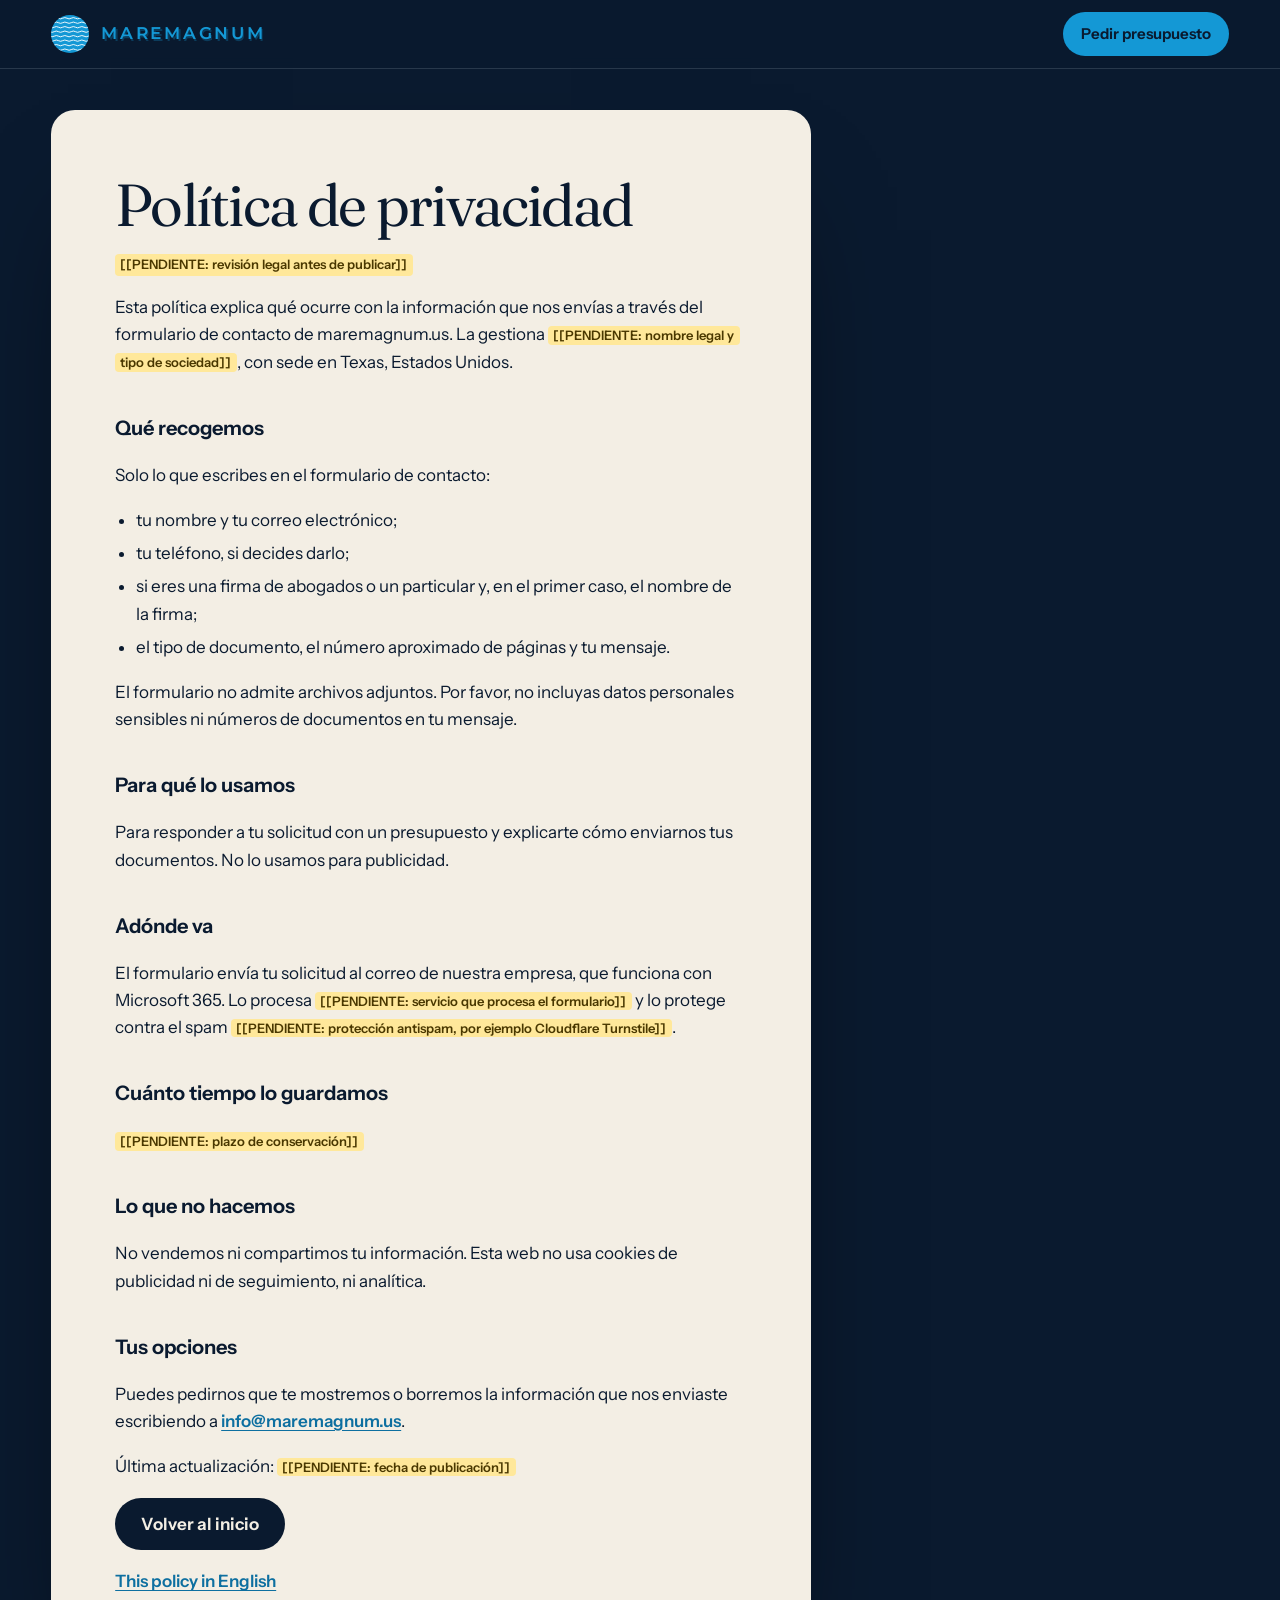
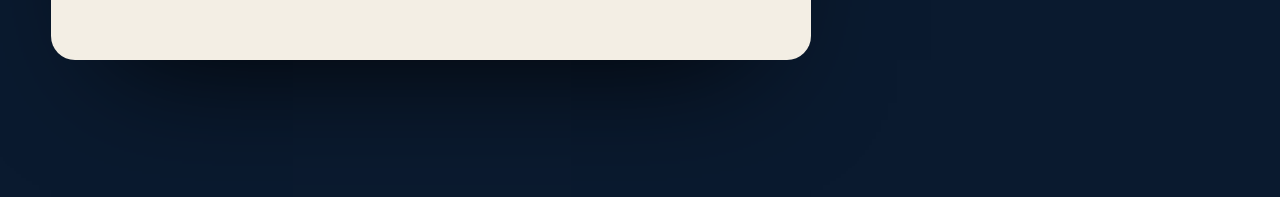
<file: privacidad/index.html>
<!doctype html>
<html lang="es">
<head>
  <meta charset="utf-8">
  <meta name="viewport" content="width=device-width, initial-scale=1, viewport-fit=cover">
  <title>Política de privacidad · MAREMAGNUM</title>
  <meta name="description" content="Qué recoge el formulario de contacto de MAREMAGNUM, para qué se usa y cómo pedir que borremos tus datos.">
  <meta name="theme-color" content="#0A1A2F">
  <meta name="color-scheme" content="dark">
  <link rel="canonical" href="https://maremagnum.us/privacidad/">
  <link rel="alternate" hreflang="es" href="https://maremagnum.us/privacidad/">
  <link rel="alternate" hreflang="en" href="https://maremagnum.us/en/privacy/">
  <link rel="alternate" hreflang="x-default" href="https://maremagnum.us/privacidad/">
  <link rel="icon" href="/assets/brand/maremagnum-icon.svg" type="image/svg+xml">
  <link rel="icon" href="/assets/brand/maremagnum-icon-32.png" sizes="32x32" type="image/png">
  <link rel="apple-touch-icon" href="/assets/brand/maremagnum-icon-180.png">
  <link rel="stylesheet" href="/assets/css/tokens.css">
  <link rel="stylesheet" href="/assets/css/base.css">
  <link rel="stylesheet" href="/assets/css/main.css">
</head>
<body>
  <a class="skip" href="#main">Saltar al contenido</a>
  <header class="top is-scrolled">
    <a class="logo" href="/" aria-label="MAREMAGNUM, inicio"><svg class="logo-icon" viewBox="0 0 100 100" aria-hidden="true" focusable="false"><defs><clipPath id="mm-clip-1"><circle cx="50" cy="50" r="50"/></clipPath></defs><circle cx="50" cy="50" r="50" fill="#1498D5"/><g class="logo-waves" clip-path="url(#mm-clip-1)" fill="none" stroke="#fff" stroke-width="2.4" stroke-linecap="round"><path d="M-14 8.5 q 5.6 -3.4 11.2 0 q 5.6 3.4 11.2 0 q 5.6 -3.4 11.2 0 q 5.6 3.4 11.2 0 q 5.6 -3.4 11.2 0 q 5.6 3.4 11.2 0 q 5.6 -3.4 11.2 0 q 5.6 3.4 11.2 0 q 5.6 -3.4 11.2 0 q 5.6 3.4 11.2 0 q 5.6 -3.4 11.2 0 q 5.6 3.4 11.2 0"/><path d="M-14 20.3 q 5.6 -3.4 11.2 0 q 5.6 3.4 11.2 0 q 5.6 -3.4 11.2 0 q 5.6 3.4 11.2 0 q 5.6 -3.4 11.2 0 q 5.6 3.4 11.2 0 q 5.6 -3.4 11.2 0 q 5.6 3.4 11.2 0 q 5.6 -3.4 11.2 0 q 5.6 3.4 11.2 0 q 5.6 -3.4 11.2 0 q 5.6 3.4 11.2 0"/><path d="M-14 32.1 q 5.6 -3.4 11.2 0 q 5.6 3.4 11.2 0 q 5.6 -3.4 11.2 0 q 5.6 3.4 11.2 0 q 5.6 -3.4 11.2 0 q 5.6 3.4 11.2 0 q 5.6 -3.4 11.2 0 q 5.6 3.4 11.2 0 q 5.6 -3.4 11.2 0 q 5.6 3.4 11.2 0 q 5.6 -3.4 11.2 0 q 5.6 3.4 11.2 0"/><path d="M-14 43.9 q 5.6 -3.4 11.2 0 q 5.6 3.4 11.2 0 q 5.6 -3.4 11.2 0 q 5.6 3.4 11.2 0 q 5.6 -3.4 11.2 0 q 5.6 3.4 11.2 0 q 5.6 -3.4 11.2 0 q 5.6 3.4 11.2 0 q 5.6 -3.4 11.2 0 q 5.6 3.4 11.2 0 q 5.6 -3.4 11.2 0 q 5.6 3.4 11.2 0"/><path d="M-14 55.7 q 5.6 -3.4 11.2 0 q 5.6 3.4 11.2 0 q 5.6 -3.4 11.2 0 q 5.6 3.4 11.2 0 q 5.6 -3.4 11.2 0 q 5.6 3.4 11.2 0 q 5.6 -3.4 11.2 0 q 5.6 3.4 11.2 0 q 5.6 -3.4 11.2 0 q 5.6 3.4 11.2 0 q 5.6 -3.4 11.2 0 q 5.6 3.4 11.2 0"/><path d="M-14 67.5 q 5.6 -3.4 11.2 0 q 5.6 3.4 11.2 0 q 5.6 -3.4 11.2 0 q 5.6 3.4 11.2 0 q 5.6 -3.4 11.2 0 q 5.6 3.4 11.2 0 q 5.6 -3.4 11.2 0 q 5.6 3.4 11.2 0 q 5.6 -3.4 11.2 0 q 5.6 3.4 11.2 0 q 5.6 -3.4 11.2 0 q 5.6 3.4 11.2 0"/><path d="M-14 79.3 q 5.6 -3.4 11.2 0 q 5.6 3.4 11.2 0 q 5.6 -3.4 11.2 0 q 5.6 3.4 11.2 0 q 5.6 -3.4 11.2 0 q 5.6 3.4 11.2 0 q 5.6 -3.4 11.2 0 q 5.6 3.4 11.2 0 q 5.6 -3.4 11.2 0 q 5.6 3.4 11.2 0 q 5.6 -3.4 11.2 0 q 5.6 3.4 11.2 0"/><path d="M-14 91.1 q 5.6 -3.4 11.2 0 q 5.6 3.4 11.2 0 q 5.6 -3.4 11.2 0 q 5.6 3.4 11.2 0 q 5.6 -3.4 11.2 0 q 5.6 3.4 11.2 0 q 5.6 -3.4 11.2 0 q 5.6 3.4 11.2 0 q 5.6 -3.4 11.2 0 q 5.6 3.4 11.2 0 q 5.6 -3.4 11.2 0 q 5.6 3.4 11.2 0"/></g></svg><span class="logo-word">MAREMAGNUM</span></a>
    <a class="btn btn-small" href="/#contact">Pedir presupuesto</a>
  </header>

  <main id="main" class="doc-page">
    <div class="paper on-paper">
      <h1>Política de privacidad</h1>
      <p class="pending">[[PENDIENTE: revisión legal antes de publicar]]</p>
      <p>Esta política explica qué ocurre con la información que nos envías a través del formulario de contacto de maremagnum.us. La gestiona <span class="pending">[[PENDIENTE: nombre legal y tipo de sociedad]]</span>, con sede en Texas, Estados Unidos.</p>

      <h2>Qué recogemos</h2>
      <p>Solo lo que escribes en el formulario de contacto:</p>
      <ul>
        <li>tu nombre y tu correo electrónico;</li>
        <li>tu teléfono, si decides darlo;</li>
        <li>si eres una firma de abogados o un particular y, en el primer caso, el nombre de la firma;</li>
        <li>el tipo de documento, el número aproximado de páginas y tu mensaje.</li>
      </ul>
      <p>El formulario no admite archivos adjuntos. Por favor, no incluyas datos personales sensibles ni números de documentos en tu mensaje.</p>

      <h2>Para qué lo usamos</h2>
      <p>Para responder a tu solicitud con un presupuesto y explicarte cómo enviarnos tus documentos. No lo usamos para publicidad.</p>

      <h2>Adónde va</h2>
      <p>El formulario envía tu solicitud al correo de nuestra empresa, que funciona con Microsoft 365. Lo procesa <span class="pending">[[PENDIENTE: servicio que procesa el formulario]]</span> y lo protege contra el spam <span class="pending">[[PENDIENTE: protección antispam, por ejemplo Cloudflare Turnstile]]</span>.</p>

      <h2>Cuánto tiempo lo guardamos</h2>
      <p><span class="pending">[[PENDIENTE: plazo de conservación]]</span></p>

      <h2>Lo que no hacemos</h2>
      <p>No vendemos ni compartimos tu información. Esta web no usa cookies de publicidad ni de seguimiento, ni analítica.</p>

      <h2>Tus opciones</h2>
      <p>Puedes pedirnos que te mostremos o borremos la información que nos enviaste escribiendo a <a href="mailto:info@maremagnum.us">info@maremagnum.us</a>.</p>

      <p>Última actualización: <span class="pending">[[PENDIENTE: fecha de publicación]]</span></p>
      <p><a class="btn btn-ink" href="/">Volver al inicio</a></p>
      <p><a href="/en/privacy/" hreflang="en" lang="en">This policy in English</a></p>
    </div>
  </main>
</body>
</html>
</file>
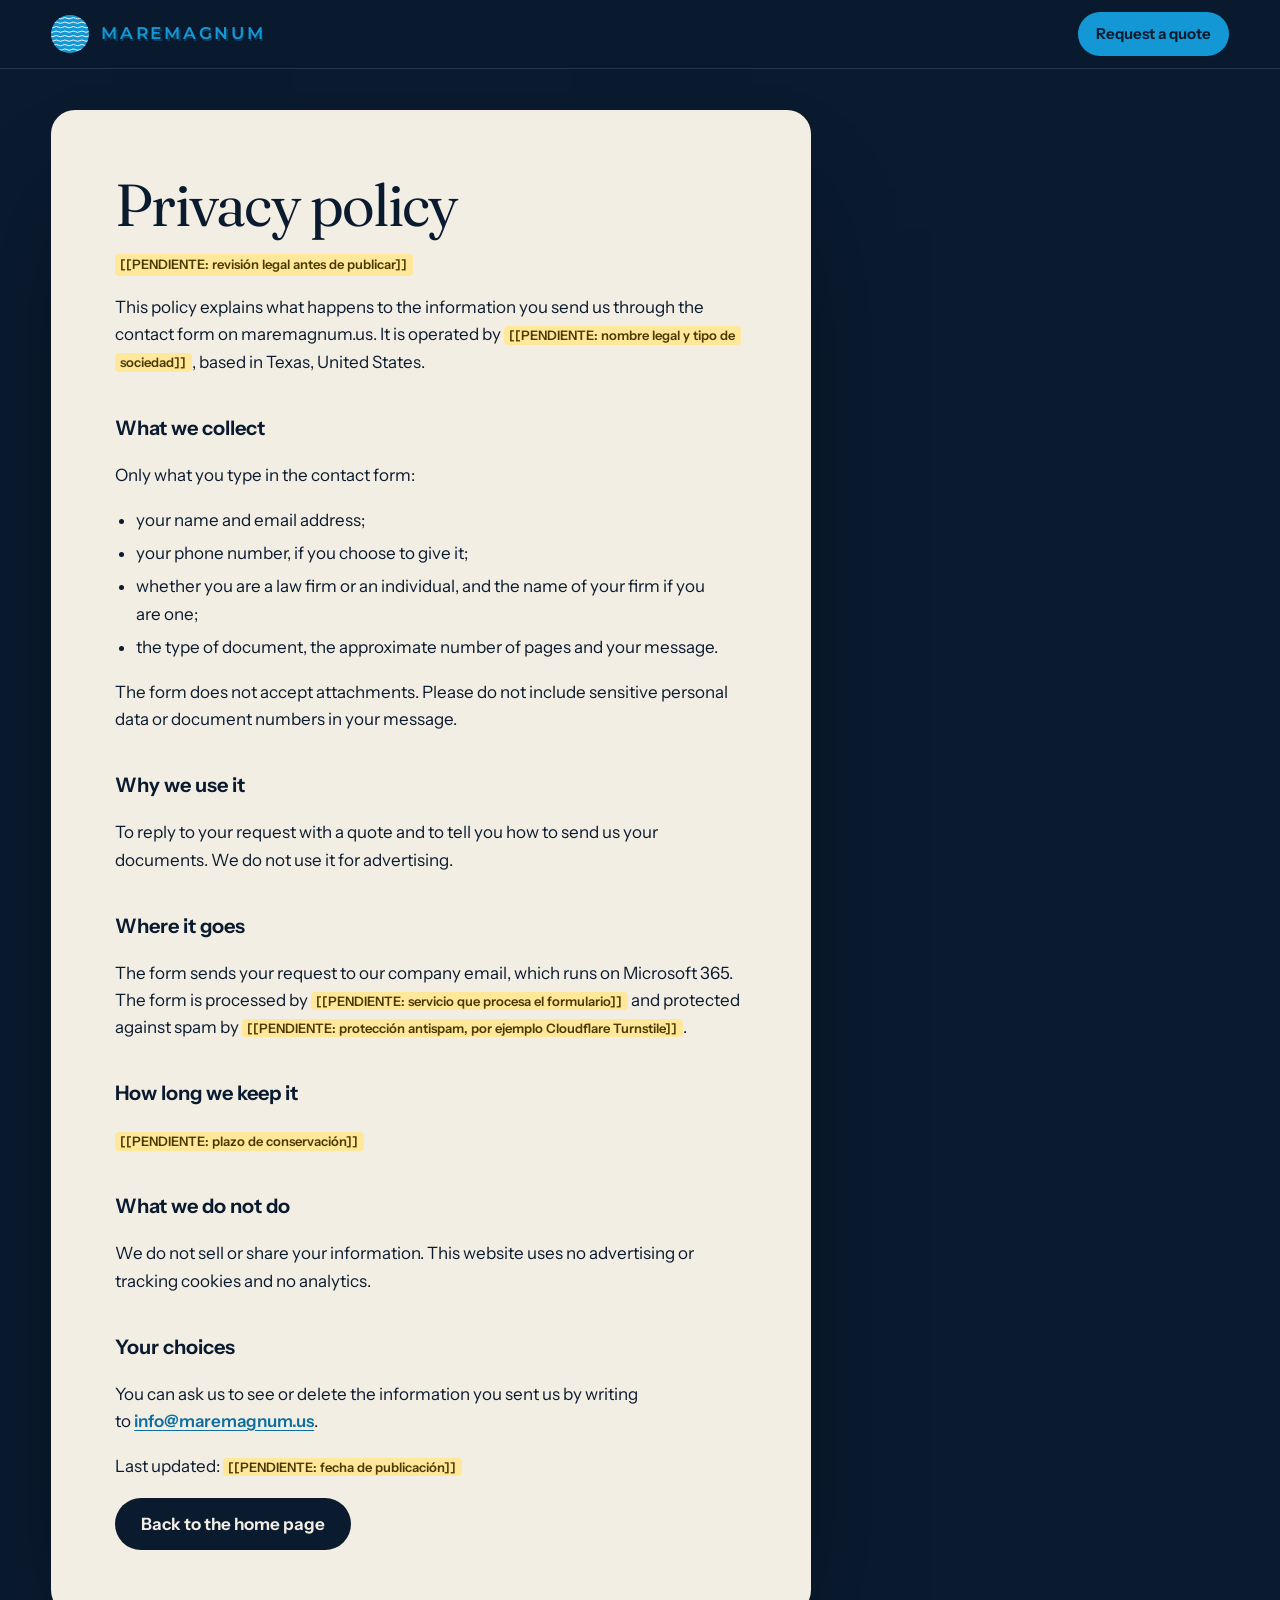
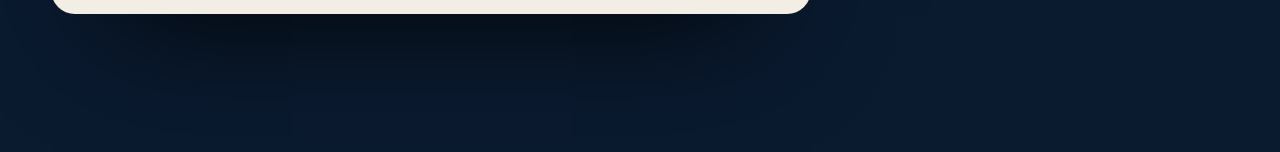
<file: privacy/index.html>
<!doctype html>
<html lang="en">
<head>
  <meta charset="utf-8">
  <meta name="viewport" content="width=device-width, initial-scale=1, viewport-fit=cover">
  <title>Privacy policy · MAREMAGNUM</title>
  <meta name="description" content="What the MAREMAGNUM contact form collects, why, and how to ask us to delete it.">
  <meta name="theme-color" content="#0A1A2F">
  <meta name="color-scheme" content="dark">
  <link rel="canonical" href="https://maremagnum.us/privacy/">
  <link rel="icon" href="/assets/brand/maremagnum-icon.svg" type="image/svg+xml">
  <link rel="icon" href="/assets/brand/maremagnum-icon-32.png" sizes="32x32" type="image/png">
  <link rel="apple-touch-icon" href="/assets/brand/maremagnum-icon-180.png">
  <link rel="stylesheet" href="/assets/css/tokens.css">
  <link rel="stylesheet" href="/assets/css/base.css">
  <link rel="stylesheet" href="/assets/css/main.css">
</head>
<body>
  <a class="skip" href="#main">Skip to content</a>
  <header class="top is-scrolled">
    <a class="logo" href="/" aria-label="MAREMAGNUM, home"><svg class="logo-icon" viewBox="0 0 100 100" aria-hidden="true" focusable="false"><defs><clipPath id="mm-clip-1"><circle cx="50" cy="50" r="50"/></clipPath></defs><circle cx="50" cy="50" r="50" fill="#1498D5"/><g class="logo-waves" clip-path="url(#mm-clip-1)" fill="none" stroke="#fff" stroke-width="2.4" stroke-linecap="round"><path d="M-14 8.5 q 5.6 -3.4 11.2 0 q 5.6 3.4 11.2 0 q 5.6 -3.4 11.2 0 q 5.6 3.4 11.2 0 q 5.6 -3.4 11.2 0 q 5.6 3.4 11.2 0 q 5.6 -3.4 11.2 0 q 5.6 3.4 11.2 0 q 5.6 -3.4 11.2 0 q 5.6 3.4 11.2 0 q 5.6 -3.4 11.2 0 q 5.6 3.4 11.2 0"/><path d="M-14 20.3 q 5.6 -3.4 11.2 0 q 5.6 3.4 11.2 0 q 5.6 -3.4 11.2 0 q 5.6 3.4 11.2 0 q 5.6 -3.4 11.2 0 q 5.6 3.4 11.2 0 q 5.6 -3.4 11.2 0 q 5.6 3.4 11.2 0 q 5.6 -3.4 11.2 0 q 5.6 3.4 11.2 0 q 5.6 -3.4 11.2 0 q 5.6 3.4 11.2 0"/><path d="M-14 32.1 q 5.6 -3.4 11.2 0 q 5.6 3.4 11.2 0 q 5.6 -3.4 11.2 0 q 5.6 3.4 11.2 0 q 5.6 -3.4 11.2 0 q 5.6 3.4 11.2 0 q 5.6 -3.4 11.2 0 q 5.6 3.4 11.2 0 q 5.6 -3.4 11.2 0 q 5.6 3.4 11.2 0 q 5.6 -3.4 11.2 0 q 5.6 3.4 11.2 0"/><path d="M-14 43.9 q 5.6 -3.4 11.2 0 q 5.6 3.4 11.2 0 q 5.6 -3.4 11.2 0 q 5.6 3.4 11.2 0 q 5.6 -3.4 11.2 0 q 5.6 3.4 11.2 0 q 5.6 -3.4 11.2 0 q 5.6 3.4 11.2 0 q 5.6 -3.4 11.2 0 q 5.6 3.4 11.2 0 q 5.6 -3.4 11.2 0 q 5.6 3.4 11.2 0"/><path d="M-14 55.7 q 5.6 -3.4 11.2 0 q 5.6 3.4 11.2 0 q 5.6 -3.4 11.2 0 q 5.6 3.4 11.2 0 q 5.6 -3.4 11.2 0 q 5.6 3.4 11.2 0 q 5.6 -3.4 11.2 0 q 5.6 3.4 11.2 0 q 5.6 -3.4 11.2 0 q 5.6 3.4 11.2 0 q 5.6 -3.4 11.2 0 q 5.6 3.4 11.2 0"/><path d="M-14 67.5 q 5.6 -3.4 11.2 0 q 5.6 3.4 11.2 0 q 5.6 -3.4 11.2 0 q 5.6 3.4 11.2 0 q 5.6 -3.4 11.2 0 q 5.6 3.4 11.2 0 q 5.6 -3.4 11.2 0 q 5.6 3.4 11.2 0 q 5.6 -3.4 11.2 0 q 5.6 3.4 11.2 0 q 5.6 -3.4 11.2 0 q 5.6 3.4 11.2 0"/><path d="M-14 79.3 q 5.6 -3.4 11.2 0 q 5.6 3.4 11.2 0 q 5.6 -3.4 11.2 0 q 5.6 3.4 11.2 0 q 5.6 -3.4 11.2 0 q 5.6 3.4 11.2 0 q 5.6 -3.4 11.2 0 q 5.6 3.4 11.2 0 q 5.6 -3.4 11.2 0 q 5.6 3.4 11.2 0 q 5.6 -3.4 11.2 0 q 5.6 3.4 11.2 0"/><path d="M-14 91.1 q 5.6 -3.4 11.2 0 q 5.6 3.4 11.2 0 q 5.6 -3.4 11.2 0 q 5.6 3.4 11.2 0 q 5.6 -3.4 11.2 0 q 5.6 3.4 11.2 0 q 5.6 -3.4 11.2 0 q 5.6 3.4 11.2 0 q 5.6 -3.4 11.2 0 q 5.6 3.4 11.2 0 q 5.6 -3.4 11.2 0 q 5.6 3.4 11.2 0"/></g></svg><span class="logo-word">MAREMAGNUM</span></a>
    <a class="btn btn-small" href="/#contact">Request a quote</a>
  </header>
  <main id="main" class="doc-page">
    <div class="paper on-paper">
      <h1>Privacy policy</h1>
      <p class="pending">[[PENDIENTE: revisión legal antes de publicar]]</p>
      <p>This policy explains what happens to the information you send us through the contact form on maremagnum.us. It is operated by <span class="pending">[[PENDIENTE: nombre legal y tipo de sociedad]]</span>, based in Texas, United States.</p>

      <h2>What we collect</h2>
      <p>Only what you type in the contact form:</p>
      <ul>
        <li>your name and email address;</li>
        <li>your phone number, if you choose to give it;</li>
        <li>whether you are a law firm or an individual, and the name of your firm if you are one;</li>
        <li>the type of document, the approximate number of pages and your message.</li>
      </ul>
      <p>The form does not accept attachments. Please do not include sensitive personal data or document numbers in your message.</p>

      <h2>Why we use it</h2>
      <p>To reply to your request with a quote and to tell you how to send us your documents. We do not use it for advertising.</p>

      <h2>Where it goes</h2>
      <p>The form sends your request to our company email, which runs on Microsoft 365. The form is processed by <span class="pending">[[PENDIENTE: servicio que procesa el formulario]]</span> and protected against spam by <span class="pending">[[PENDIENTE: protección antispam, por ejemplo Cloudflare Turnstile]]</span>.</p>

      <h2>How long we keep it</h2>
      <p><span class="pending">[[PENDIENTE: plazo de conservación]]</span></p>

      <h2>What we do not do</h2>
      <p>We do not sell or share your information. This website uses no advertising or tracking cookies and no analytics.</p>

      <h2>Your choices</h2>
      <p>You can ask us to see or delete the information you sent us by writing to <a href="mailto:info@maremagnum.us">info@maremagnum.us</a>.</p>

      <p>Last updated: <span class="pending">[[PENDIENTE: fecha de publicación]]</span></p>
      <p><a class="btn btn-ink" href="/">Back to the home page</a></p>
    </div>
  </main>
</body>
</html>
</file>
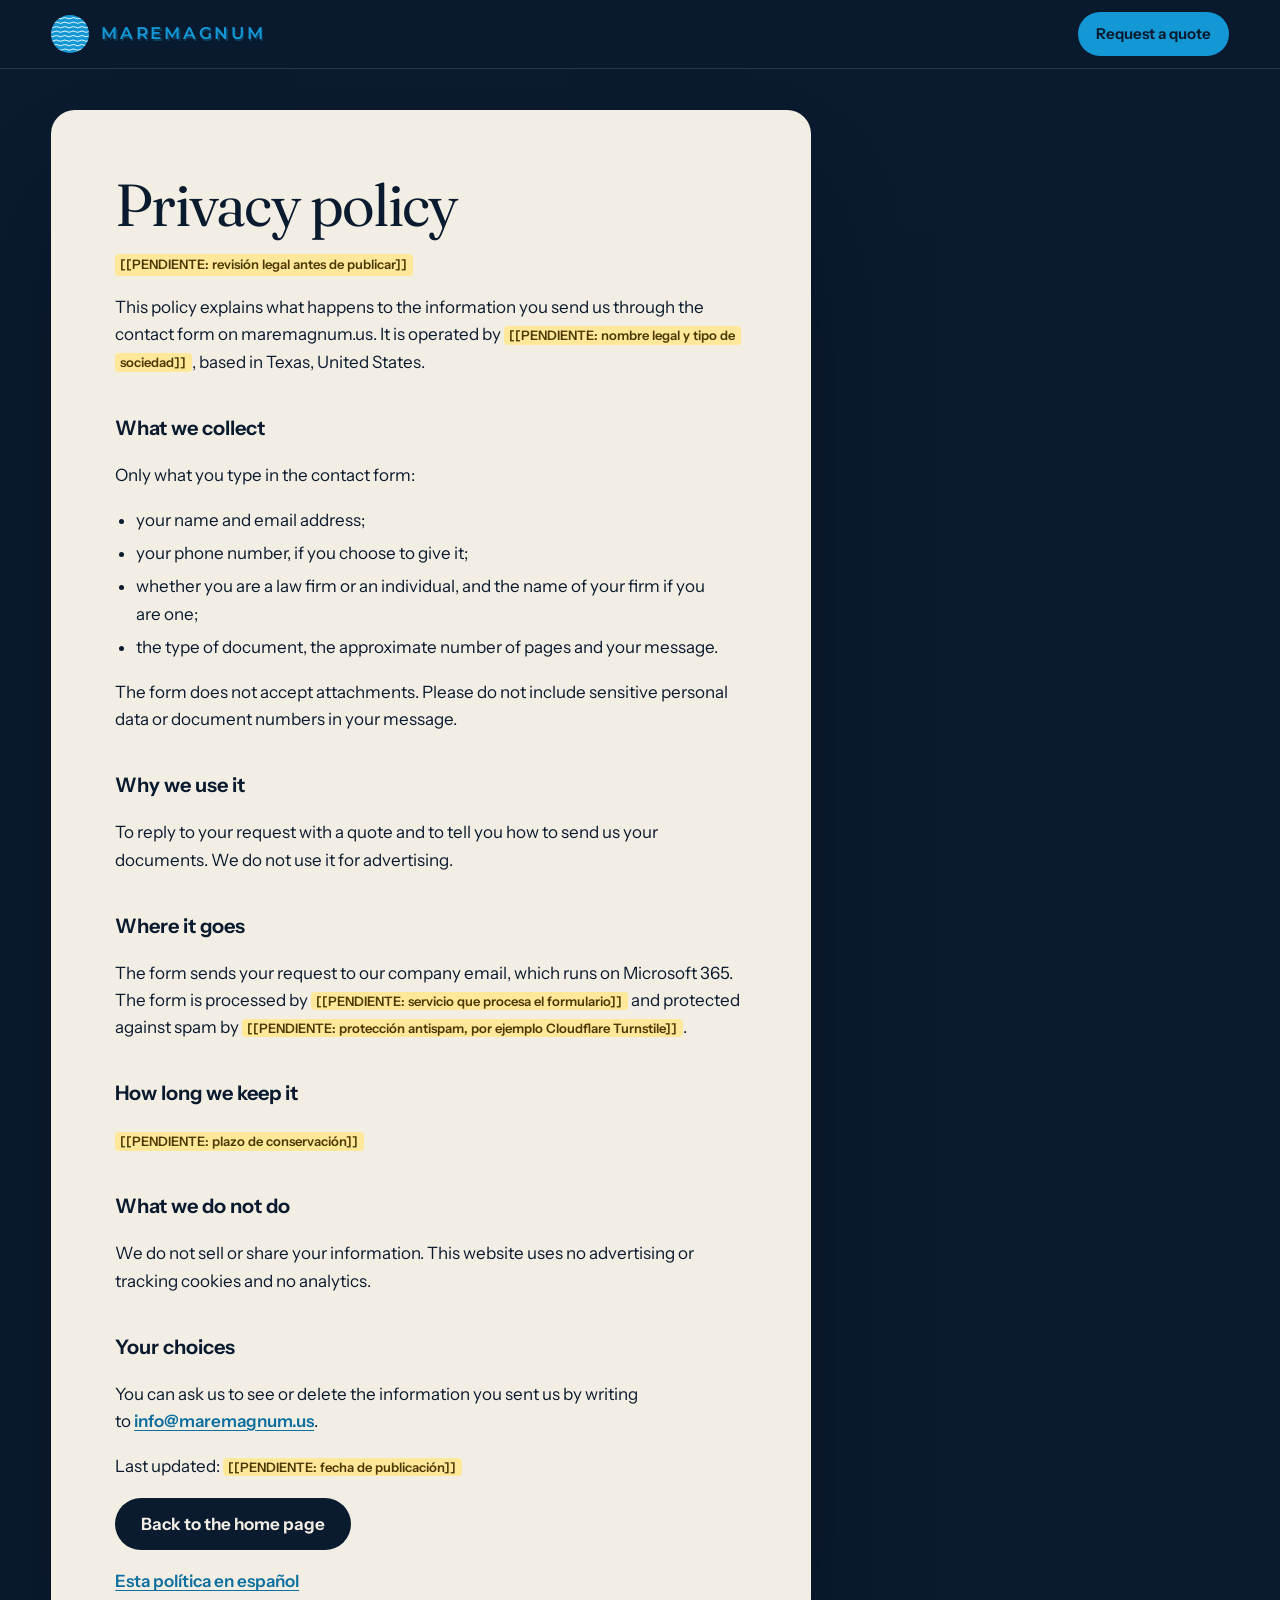
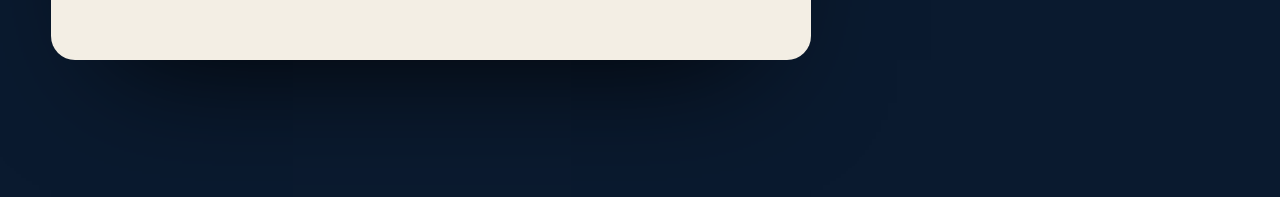
<file: en/privacy/index.html>
<!doctype html>
<html lang="en">
<head>
  <meta charset="utf-8">
  <meta name="viewport" content="width=device-width, initial-scale=1, viewport-fit=cover">
  <title>Privacy policy · MAREMAGNUM</title>
  <meta name="description" content="What the MAREMAGNUM contact form collects, why, and how to ask us to delete it.">
  <meta name="theme-color" content="#0A1A2F">
  <meta name="color-scheme" content="dark">
  <link rel="canonical" href="https://maremagnum.us/en/privacy/">
  <link rel="alternate" hreflang="es" href="https://maremagnum.us/privacidad/">
  <link rel="alternate" hreflang="en" href="https://maremagnum.us/en/privacy/">
  <link rel="alternate" hreflang="x-default" href="https://maremagnum.us/privacidad/">
  <link rel="icon" href="/assets/brand/maremagnum-icon.svg" type="image/svg+xml">
  <link rel="icon" href="/assets/brand/maremagnum-icon-32.png" sizes="32x32" type="image/png">
  <link rel="apple-touch-icon" href="/assets/brand/maremagnum-icon-180.png">
  <link rel="stylesheet" href="/assets/css/tokens.css">
  <link rel="stylesheet" href="/assets/css/base.css">
  <link rel="stylesheet" href="/assets/css/main.css">
</head>
<body>
  <a class="skip" href="#main">Skip to content</a>
  <header class="top is-scrolled">
    <a class="logo" href="/en/" aria-label="MAREMAGNUM, home"><svg class="logo-icon" viewBox="0 0 100 100" aria-hidden="true" focusable="false"><defs><clipPath id="mm-clip-1"><circle cx="50" cy="50" r="50"/></clipPath></defs><circle cx="50" cy="50" r="50" fill="#1498D5"/><g class="logo-waves" clip-path="url(#mm-clip-1)" fill="none" stroke="#fff" stroke-width="2.4" stroke-linecap="round"><path d="M-14 8.5 q 5.6 -3.4 11.2 0 q 5.6 3.4 11.2 0 q 5.6 -3.4 11.2 0 q 5.6 3.4 11.2 0 q 5.6 -3.4 11.2 0 q 5.6 3.4 11.2 0 q 5.6 -3.4 11.2 0 q 5.6 3.4 11.2 0 q 5.6 -3.4 11.2 0 q 5.6 3.4 11.2 0 q 5.6 -3.4 11.2 0 q 5.6 3.4 11.2 0"/><path d="M-14 20.3 q 5.6 -3.4 11.2 0 q 5.6 3.4 11.2 0 q 5.6 -3.4 11.2 0 q 5.6 3.4 11.2 0 q 5.6 -3.4 11.2 0 q 5.6 3.4 11.2 0 q 5.6 -3.4 11.2 0 q 5.6 3.4 11.2 0 q 5.6 -3.4 11.2 0 q 5.6 3.4 11.2 0 q 5.6 -3.4 11.2 0 q 5.6 3.4 11.2 0"/><path d="M-14 32.1 q 5.6 -3.4 11.2 0 q 5.6 3.4 11.2 0 q 5.6 -3.4 11.2 0 q 5.6 3.4 11.2 0 q 5.6 -3.4 11.2 0 q 5.6 3.4 11.2 0 q 5.6 -3.4 11.2 0 q 5.6 3.4 11.2 0 q 5.6 -3.4 11.2 0 q 5.6 3.4 11.2 0 q 5.6 -3.4 11.2 0 q 5.6 3.4 11.2 0"/><path d="M-14 43.9 q 5.6 -3.4 11.2 0 q 5.6 3.4 11.2 0 q 5.6 -3.4 11.2 0 q 5.6 3.4 11.2 0 q 5.6 -3.4 11.2 0 q 5.6 3.4 11.2 0 q 5.6 -3.4 11.2 0 q 5.6 3.4 11.2 0 q 5.6 -3.4 11.2 0 q 5.6 3.4 11.2 0 q 5.6 -3.4 11.2 0 q 5.6 3.4 11.2 0"/><path d="M-14 55.7 q 5.6 -3.4 11.2 0 q 5.6 3.4 11.2 0 q 5.6 -3.4 11.2 0 q 5.6 3.4 11.2 0 q 5.6 -3.4 11.2 0 q 5.6 3.4 11.2 0 q 5.6 -3.4 11.2 0 q 5.6 3.4 11.2 0 q 5.6 -3.4 11.2 0 q 5.6 3.4 11.2 0 q 5.6 -3.4 11.2 0 q 5.6 3.4 11.2 0"/><path d="M-14 67.5 q 5.6 -3.4 11.2 0 q 5.6 3.4 11.2 0 q 5.6 -3.4 11.2 0 q 5.6 3.4 11.2 0 q 5.6 -3.4 11.2 0 q 5.6 3.4 11.2 0 q 5.6 -3.4 11.2 0 q 5.6 3.4 11.2 0 q 5.6 -3.4 11.2 0 q 5.6 3.4 11.2 0 q 5.6 -3.4 11.2 0 q 5.6 3.4 11.2 0"/><path d="M-14 79.3 q 5.6 -3.4 11.2 0 q 5.6 3.4 11.2 0 q 5.6 -3.4 11.2 0 q 5.6 3.4 11.2 0 q 5.6 -3.4 11.2 0 q 5.6 3.4 11.2 0 q 5.6 -3.4 11.2 0 q 5.6 3.4 11.2 0 q 5.6 -3.4 11.2 0 q 5.6 3.4 11.2 0 q 5.6 -3.4 11.2 0 q 5.6 3.4 11.2 0"/><path d="M-14 91.1 q 5.6 -3.4 11.2 0 q 5.6 3.4 11.2 0 q 5.6 -3.4 11.2 0 q 5.6 3.4 11.2 0 q 5.6 -3.4 11.2 0 q 5.6 3.4 11.2 0 q 5.6 -3.4 11.2 0 q 5.6 3.4 11.2 0 q 5.6 -3.4 11.2 0 q 5.6 3.4 11.2 0 q 5.6 -3.4 11.2 0 q 5.6 3.4 11.2 0"/></g></svg><span class="logo-word">MAREMAGNUM</span></a>
    <a class="btn btn-small" href="/en/#contact">Request a quote</a>
  </header>
  <main id="main" class="doc-page">
    <div class="paper on-paper">
      <h1>Privacy policy</h1>
      <p class="pending">[[PENDIENTE: revisión legal antes de publicar]]</p>
      <p>This policy explains what happens to the information you send us through the contact form on maremagnum.us. It is operated by <span class="pending">[[PENDIENTE: nombre legal y tipo de sociedad]]</span>, based in Texas, United States.</p>

      <h2>What we collect</h2>
      <p>Only what you type in the contact form:</p>
      <ul>
        <li>your name and email address;</li>
        <li>your phone number, if you choose to give it;</li>
        <li>whether you are a law firm or an individual, and the name of your firm if you are one;</li>
        <li>the type of document, the approximate number of pages and your message.</li>
      </ul>
      <p>The form does not accept attachments. Please do not include sensitive personal data or document numbers in your message.</p>

      <h2>Why we use it</h2>
      <p>To reply to your request with a quote and to tell you how to send us your documents. We do not use it for advertising.</p>

      <h2>Where it goes</h2>
      <p>The form sends your request to our company email, which runs on Microsoft 365. The form is processed by <span class="pending">[[PENDIENTE: servicio que procesa el formulario]]</span> and protected against spam by <span class="pending">[[PENDIENTE: protección antispam, por ejemplo Cloudflare Turnstile]]</span>.</p>

      <h2>How long we keep it</h2>
      <p><span class="pending">[[PENDIENTE: plazo de conservación]]</span></p>

      <h2>What we do not do</h2>
      <p>We do not sell or share your information. This website uses no advertising or tracking cookies and no analytics.</p>

      <h2>Your choices</h2>
      <p>You can ask us to see or delete the information you sent us by writing to <a href="mailto:info@maremagnum.us">info@maremagnum.us</a>.</p>

      <p>Last updated: <span class="pending">[[PENDIENTE: fecha de publicación]]</span></p>
      <p><a class="btn btn-ink" href="/en/">Back to the home page</a></p>
      <p><a href="/privacidad/" hreflang="es" lang="es">Esta política en español</a></p>
    </div>
  </main>
</body>
</html>
</file>
<file: assets/css/tokens.css>
/*
  MAREMAGNUM: colores, tipografía y medidas. El ÚNICO sitio donde se definen.
  Paleta A · Abismo.
*/
:root {
  /* Paleta */
  --abyss: #0A1A2F;          /* base, fondo profundo */
  --surface: #10263F;        /* superficie */
  --brand: #1498D5;          /* marca: MAREMAGNUM y acciones sobre fondo oscuro */
  --brand-on-paper: #0D6FA0; /* marca para texto sobre papel */
  --aqua: #5FE0D0;           /* acento 1 */
  --coral: #FF7A59;          /* acento 2 */
  --paper: #F3EEE4;          /* papel cálido para bloques de lectura */

  /* Funciones (el resto de la web solo usa estas) */
  --text: #E4ECF3;
  --text-soft: #A8BACB;
  --line: rgba(228, 236, 243, 0.14);
  --paper-ink: #0A1A2F;
  --paper-soft: #4A5566;
  --scrap: #E6DFD0;          /* papel viejo de los documentos de ejemplo */
  --scrap-ink: #3A3631;
  --stamp: #8A3A2C;
  --error-on-dark: #FFB4A3;

  /* Olas del fondo */
  --wave-1: rgba(20, 152, 213, 0.34);
  --wave-2: rgba(95, 224, 208, 0.14);
  --wave-3: rgba(228, 236, 243, 0.08);

  /* Venezuela (solo para la banderita) */
  --ve-yellow: #FFCC00;
  --ve-blue: #00247D;
  --ve-red: #CF142B;

  /* Tipografía */
  --font-display: "Fraunces", Georgia, "Times New Roman", serif;
  --font-text: "Instrument Sans", system-ui, -apple-system, "Segoe UI", sans-serif;
  --font-brand: "Montserrat", system-ui, sans-serif;

  --size-display: clamp(2.5rem, 1.55rem + 4.3vw, 5.25rem);
  --size-title: clamp(2rem, 1.3rem + 3vw, 3.75rem);
  --size-lead: clamp(1.125rem, 1rem + 0.5vw, 1.375rem);
  --size-text: 1.0625rem;
  --size-small: 0.875rem;

  /* Espacio */
  --margin: clamp(20px, 4vw, 56px);
  --gap: clamp(16px, 2.2vw, 32px);
  --section: clamp(96px, 7vw + 48px, 184px);
  --radius: 999px;
  --radius-card: 14px;

  /* Movimiento */
  --ease-out: cubic-bezier(0.23, 1, 0.32, 1);
  --ease-in-out: cubic-bezier(0.77, 0, 0.175, 1);
  --t-fast: 160ms;
  --t-base: 280ms;
}
</file>
<file: assets/css/base.css>
/* Tipografías alojadas en la propia web */
@font-face { font-family: "Fraunces"; src: url("/assets/fonts/fraunces.woff2") format("woff2"); font-weight: 300 700; font-style: normal; font-display: swap; }
@font-face { font-family: "Instrument Sans"; src: url("/assets/fonts/instrument-sans.woff2") format("woff2"); font-weight: 400 700; font-display: swap; }
@font-face { font-family: "Montserrat"; src: url("/assets/fonts/montserrat.woff2") format("woff2"); font-weight: 500 700; font-display: swap; }

*, *::before, *::after { box-sizing: border-box; }
html {
  -webkit-tap-highlight-color: transparent;
  -webkit-text-size-adjust: 100%;
  text-size-adjust: 100%;
  scroll-behavior: smooth;
  scroll-padding-top: 76px;
  background: var(--abyss);
  color-scheme: dark;
}
body {
  margin: 0;
  min-height: 100svh;
  background: var(--abyss);
  color: var(--text);
  font-family: var(--font-text);
  font-size: var(--size-text);
  line-height: 1.6;
  -webkit-font-smoothing: antialiased;
  -moz-osx-font-smoothing: grayscale;
  overflow-x: clip;
}
h1, h2, h3, p, ul, ol, dl, dd, figure, blockquote { margin: 0; }
ul, ol { padding: 0; list-style: none; }
img, svg { display: block; max-width: 100%; }
a, button, label, summary { touch-action: manipulation; }
a { color: inherit; text-underline-offset: 0.2em; }
button, input, textarea, select { font: inherit; color: inherit; }
h1, h2, h3 { text-wrap: balance; overflow-wrap: break-word; }
p, li, dd { text-wrap: pretty; }
::selection { background: var(--brand); color: var(--abyss); }
:focus-visible { outline: 3px solid var(--aqua); outline-offset: 3px; border-radius: 6px; }

/* Nombre de marca: siempre MAREMAGNUM, en color de marca */
.mm {
  font-family: var(--font-brand);
  font-weight: 600;
  letter-spacing: 0.14em;
  font-size: 0.92em;
  color: var(--brand);
  white-space: nowrap;
}
.on-paper .mm { color: var(--brand-on-paper); }

.skip {
  position: absolute; left: var(--margin); top: -100px; z-index: 100;
  padding: 12px 18px; border-radius: var(--radius);
  background: var(--brand); color: var(--abyss); font-weight: 650; text-decoration: none;
}
.skip:focus { top: 12px; }

/* Botones: se inclinan hacia el ratón, se elevan y brillan */
.btn {
  --rx: 0deg; --ry: 0deg; --lift: 0px; --mx: 50%; --my: 50%;
  position: relative;
  isolation: isolate;
  overflow: hidden;
  display: inline-flex;
  align-items: center;
  justify-content: center;
  gap: 10px;
  max-width: 100%;
  min-height: 52px;
  padding: 12px 26px;
  border: 0;
  border-radius: var(--radius);
  background: var(--brand);
  color: var(--abyss);
  font-weight: 650;
  line-height: 1.2;
  text-align: center;
  text-decoration: none;
  cursor: pointer;
  user-select: none;
  -webkit-user-select: none;
  -webkit-touch-callout: none;
  transform: perspective(500px) translateY(var(--lift)) rotateX(var(--rx)) rotateY(var(--ry));
  transition: transform 260ms var(--ease-out), box-shadow 260ms var(--ease-out), background-color 200ms;
}
.btn::before {
  content: "";
  position: absolute;
  inset: 0;
  z-index: -1;
  background: radial-gradient(120px circle at var(--mx) var(--my), rgba(255, 255, 255, 0.45), transparent 60%);
  opacity: 0;
  transition: opacity 260ms var(--ease-out);
}
.btn svg { flex: none; transition: transform 260ms var(--ease-out); }
.btn-ghost { background: transparent; color: var(--text); box-shadow: inset 0 0 0 1.5px var(--line); }
.btn-small { min-height: 44px; padding: 8px 18px; font-size: 0.9375rem; }
.btn-ink { background: var(--paper-ink); color: var(--paper); }
@media (hover: hover) and (pointer: fine) {
  .btn:hover { --lift: -3px; box-shadow: 0 14px 34px -12px rgba(20, 152, 213, 0.75), 0 0 0 1px rgba(95, 224, 208, 0.35); }
  .btn:hover::before { opacity: 1; }
  .btn:hover svg { transform: translateX(4px); }
  .btn-ghost:hover { box-shadow: inset 0 0 0 1.5px var(--aqua), 0 10px 30px -14px rgba(95, 224, 208, 0.6); }
  .btn-ink:hover { box-shadow: 0 14px 30px -14px rgba(10, 26, 47, 0.7); }
}
.btn:active { transform: perspective(500px) scale(0.97); transition-duration: 120ms; }

/* Marcadores de datos pendientes: visibles a propósito */
.pending {
  display: inline;
  padding: 0.1em 0.4em;
  border-radius: 4px;
  background: #FFE89A;
  color: #4A3800;
  font-family: var(--font-text);
  font-size: 0.8125rem;
  font-weight: 600;
  font-style: normal;
  letter-spacing: 0;
  line-height: 1.5;
  text-transform: none;
  overflow-wrap: anywhere;
  white-space: normal;
  box-decoration-break: clone;
  -webkit-box-decoration-break: clone;
}
p.pending { display: block; width: fit-content; max-width: 100%; }
</file>
<file: assets/css/main.css>
/* ================= Fondo: marea viva y grano ================= */
.water { position: fixed; inset: 0; z-index: 0; width: 100%; height: 100%; pointer-events: none; }
.grain {
  position: fixed; inset: -50%; z-index: 90; pointer-events: none; opacity: 0.06;
  background-image: url("data:image/svg+xml;utf8,<svg xmlns='http://www.w3.org/2000/svg' width='160' height='160'><filter id='n'><feTurbulence type='fractalNoise' baseFrequency='.9' numOctaves='2' stitchTiles='stitch'/><feColorMatrix values='0 0 0 0 1  0 0 0 0 1  0 0 0 0 1  0 0 0 .9 0'/></filter><rect width='100%' height='100%' filter='url(%23n)'/></svg>");
  animation: grain 1.2s steps(4) infinite;
}
@keyframes grain { 25% { transform: translate(-3%, 2%); } 50% { transform: translate(2%, -3%); } 75% { transform: translate(-2%, -1%); } }
main, .foot { position: relative; z-index: 1; }

/* ================= Piezas comunes ================= */
.title {
  font-family: var(--font-display);
  font-optical-sizing: auto;
  font-weight: 380;
  font-size: var(--size-title);
  line-height: 1.02;
  letter-spacing: -0.03em;
}
.title em, .hero-title em { font-style: italic; font-weight: 300; color: var(--aqua); }
.on-paper .title em { color: var(--brand-on-paper); }
.subtitle { font-family: var(--font-display); font-weight: 400; font-size: clamp(1.625rem, 1.2rem + 1.6vw, 2.375rem); line-height: 1.1; letter-spacing: -0.02em; }
.lead { font-size: var(--size-lead); color: var(--text-soft); max-width: 36rem; line-height: 1.5; }
.actions { display: flex; flex-wrap: wrap; gap: 12px; }
section { padding-inline: max(var(--margin), env(safe-area-inset-left)) max(var(--margin), env(safe-area-inset-right)); }
.bar { display: inline-block; width: 6.5em; height: 0.6em; border-radius: 2px; background: currentColor; opacity: 0.55; vertical-align: middle; }

/* ================= Cabecera ================= */
.top {
  position: fixed; inset: 0 0 auto 0; z-index: 50;
  display: flex; align-items: center; justify-content: space-between; gap: 16px;
  padding: max(12px, env(safe-area-inset-top)) max(var(--margin), env(safe-area-inset-right)) 12px max(var(--margin), env(safe-area-inset-left));
  transition: background-color 300ms var(--ease-out), box-shadow 300ms var(--ease-out);
}
.top.is-scrolled { background: rgba(10, 26, 47, 0.78); backdrop-filter: blur(12px); -webkit-backdrop-filter: blur(12px); box-shadow: 0 1px 0 var(--line); }
.logo { display: inline-flex; align-items: center; gap: 12px; min-height: 44px; text-decoration: none; }
.logo-icon { width: 38px; height: 38px; flex: none; transition: transform 600ms var(--ease-out); }
.logo-word { font-family: var(--font-brand); font-weight: 600; letter-spacing: 0.16em; font-size: 1.0625rem; color: var(--brand); text-shadow: 1.5px 1.5px 0 rgba(20, 152, 213, 0.28); white-space: nowrap; }
@media (hover: hover) and (pointer: fine) { .logo:hover .logo-icon { transform: rotate(-12deg) scale(1.06); } }
.logo-waves path { animation: logo-wave 6s linear infinite; }
.logo-waves path:nth-child(even) { animation-duration: 8s; animation-direction: reverse; }
@keyframes logo-wave { to { transform: translateX(-22.4px); } }

.nav { display: flex; align-items: center; gap: clamp(16px, 2.2vw, 28px); }
.nav a:not(.btn) {
  position: relative; display: inline-flex; align-items: center; min-height: 44px;
  color: var(--text-soft); font-weight: 500; text-decoration: none; transition: color 200ms var(--ease-out);
}
.nav a:not(.btn)::after {
  content: ""; position: absolute; left: 0; right: 0; bottom: 8px; height: 2px; background: var(--aqua);
  transform: scaleX(0); transform-origin: right; transition: transform 300ms var(--ease-out);
}
@media (hover: hover) and (pointer: fine) {
  .nav a:not(.btn):hover { color: var(--text); }
  .nav a:not(.btn):hover::after { transform: scaleX(1); transform-origin: left; }
}
.menu-btn { display: none; width: 44px; height: 44px; border: 0; border-radius: 50%; background: var(--surface); color: var(--text); cursor: pointer; }
.menu-btn line { stroke: currentColor; stroke-width: 2; stroke-linecap: round; transform-origin: 12px 12px; transition: transform 300ms var(--ease-out); }
.menu-open .menu-btn line:first-child { transform: translateY(3px) rotate(45deg); }
.menu-open .menu-btn line:last-child { transform: translateY(-3px) rotate(-45deg); }
.menu-btn:active { transform: scale(0.94); }

@media (max-width: 1099px) {
  .menu-btn { display: inline-grid; place-items: center; }
  .nav { display: none; }
  /* Menú superpuesto: flota sobre la página, no empuja el contenido */
  .menu-open .nav {
    position: fixed; inset: calc(68px + env(safe-area-inset-top)) 12px auto 12px;
    display: grid; gap: 2px; padding: 14px 20px 20px;
    border-radius: 22px;
    background: rgba(16, 38, 63, 0.94);
    backdrop-filter: blur(16px); -webkit-backdrop-filter: blur(16px);
    box-shadow: 0 30px 60px -20px rgba(0, 0, 0, 0.7), inset 0 0 0 1px var(--line);
    animation: menu-in 240ms var(--ease-out);
  }
  .menu-open .nav a:not(.btn) { min-height: 48px; font-size: 1.1875rem; color: var(--text); }
  .menu-open .nav .btn { margin-top: 10px; min-height: 52px; }
}
@keyframes menu-in { from { opacity: 0; transform: translateY(-10px) scale(0.98); } }

/* ================= 1 · Portada (lupa) ================= */
.hero {
  min-height: 100svh;
  display: grid;
  grid-template-columns: minmax(0, 1fr);
  align-content: start;
  gap: 32px;
  padding-top: calc(92px + env(safe-area-inset-top));
  padding-bottom: 64px;
}
.hero-copy { display: grid; gap: 22px; }
.hero-title {
  font-family: var(--font-display);
  font-optical-sizing: auto;
  font-weight: 380;
  font-size: var(--size-display);
  line-height: 0.98;
  letter-spacing: -0.035em;
}
.hero-title .line { display: block; }
.blurred { color: var(--text-soft); filter: blur(1.5px); transition: filter 600ms var(--ease-out), color 600ms var(--ease-out); }
@media (hover: hover) and (pointer: fine) { .hero-title:hover .blurred { filter: blur(0); color: var(--text); } }

.desk { display: grid; justify-items: center; gap: 16px; }
.sheet {
  --x: 50%; --y: 40%; --r: 80px; --rot: -3deg;
  position: relative;
  width: min(100%, 460px);
  aspect-ratio: 0.8;
  border-radius: 6px;
  transform: rotate(var(--rot));
  transition: transform 800ms var(--ease-out);
  box-shadow: 0 50px 90px -40px rgba(0, 0, 0, 0.9);
  touch-action: pan-y;
  cursor: zoom-in;
}
.layer {
  position: absolute; inset: 0; border-radius: 6px;
  padding: 9% 9% 8%;
  display: grid; align-content: start; gap: 4.5%;
  font-size: clamp(0.72rem, 0.6rem + 0.45vw, 0.94rem);
  line-height: 1.6;
}
.layer-es { background: #D8D2C5; color: #4B4840; filter: blur(1.7px) contrast(0.82) grayscale(0.6); }
.layer-es::after { content: ""; position: absolute; width: 34%; aspect-ratio: 1; right: 8%; top: 32%; border-radius: 50%; box-shadow: inset 0 0 0 7px rgba(120, 84, 40, 0.18), inset 0 0 22px rgba(120, 84, 40, 0.12); }
.layer-en { background: var(--paper); color: var(--paper-ink); clip-path: circle(var(--r) at var(--x) var(--y)); -webkit-clip-path: circle(var(--r) at var(--x) var(--y)); }
.sheet-meta { font-size: 0.78em; letter-spacing: 0.1em; text-transform: uppercase; opacity: 0.75; }
.layer-en .sheet-meta { color: var(--brand-on-paper); opacity: 1; font-weight: 600; }
.sheet-title { font-family: var(--font-display); font-weight: 600; font-size: 1.3em; line-height: 1.2; letter-spacing: -0.01em; }
.sheet-foot { display: flex; justify-content: space-between; align-items: end; gap: 12px; margin-top: 6%; }
.seal {
  flex: none; display: grid; place-items: center;
  width: 6.4em; height: 6.4em; border-radius: 50%;
  border: 2px dashed var(--stamp); color: var(--stamp);
  font-size: 0.625rem; font-weight: 700; line-height: 1.15; letter-spacing: 0.03em; text-transform: uppercase; text-align: center;
  transform: rotate(-12deg);
}
/* Bajo la lupa la firma y el sello se ven con claridad */
.layer-en .sheet-sig { color: #1F3F7C; }
.seal-clear { border-style: solid; box-shadow: inset 0 0 0 3px var(--paper), inset 0 0 0 4px var(--stamp); }
.bracket { color: var(--brand-on-paper); font-weight: 600; }
.lens {
  position: absolute; left: var(--x); top: var(--y);
  width: calc(var(--r) * 2); height: calc(var(--r) * 2);
  margin: calc(var(--r) * -1) 0 0 calc(var(--r) * -1);
  border-radius: 50%;
  box-shadow: 0 0 0 2px var(--aqua), 0 0 0 9px rgba(95, 224, 208, 0.14), 0 20px 40px -10px rgba(0, 0, 0, 0.5);
  pointer-events: none;
  opacity: var(--lens-o, 1);
  transition: opacity 400ms;
}
.lens::after {
  content: "ES → EN"; position: absolute; right: -8px; bottom: 6%;
  padding: 4px 9px; border-radius: 999px; background: var(--aqua); color: var(--abyss);
  font: 700 0.68rem/1 var(--font-text); letter-spacing: 0.08em;
}
.toggle {
  display: inline-flex; align-items: center; gap: 10px;
  min-height: 44px; padding: 0 16px; border: 0; border-radius: 999px;
  background: rgba(16, 38, 63, 0.75); color: var(--text);
  font-size: 0.9375rem; cursor: pointer;
  box-shadow: inset 0 0 0 1px var(--line);
  transition: box-shadow 250ms var(--ease-out), transform 250ms var(--ease-out);
}
.toggle i { position: relative; width: 34px; height: 20px; border-radius: 999px; background: var(--abyss); box-shadow: inset 0 0 0 1px var(--line); }
.toggle i::after { content: ""; position: absolute; top: 3px; left: 3px; width: 14px; height: 14px; border-radius: 50%; background: var(--text-soft); transition: transform 300ms var(--ease-out), background-color 300ms; }
.toggle[aria-pressed="true"] i::after { transform: translateX(14px); background: var(--aqua); }
@media (hover: hover) and (pointer: fine) { .toggle:hover { box-shadow: inset 0 0 0 1px var(--aqua); transform: translateY(-2px); } }
.toggle:active { transform: scale(0.97); }

@media (min-width: 900px) {
  .hero { grid-template-columns: minmax(0, 1.1fr) minmax(0, 0.9fr); align-content: center; align-items: center; column-gap: clamp(32px, 5vw, 80px); padding-top: 96px; }
}
@media (max-width: 899px) {
  .sheet { width: min(84%, 380px); }
}
/* Pantallas bajas (portátil en horizontal, tablet): la hoja se adapta a la altura */
@media (min-width: 900px) and (max-height: 820px) {
  .sheet { width: min(100%, calc((100svh - 190px) * 0.8)); }
}

/* ================= 2 · Para firmas (el montón se ordena) ================= */
.firms {
  display: grid;
  grid-template-columns: minmax(0, 1fr);
  gap: 40px;
  padding-top: var(--section);
}
.firms-head { display: grid; gap: 20px; }
.firms-head .title { max-width: 14ch; }
.stage { position: relative; height: clamp(380px, 56vw, 560px); touch-action: pan-y; overflow-x: clip; overflow-y: visible; }
.stack-doc {
  position: absolute; left: 50%; top: 50%;
  width: min(90%, 400px);
  transform: translate(-50%, -50%);
  border-radius: 6px;
  background: var(--paper);
  box-shadow: 0 40px 80px -30px rgba(0, 0, 0, 0.75);
  opacity: var(--p, 0);
  padding: 30px 32px 34px;
  display: grid; align-content: start; gap: 22px;
}
.stack-label { font-size: 0.68rem; font-weight: 600; letter-spacing: 0.14em; text-transform: uppercase; color: var(--brand-on-paper); }
.slot { min-height: 1.5em; }
.slot-rows { display: grid; gap: 12px; }
.slot-foot { display: grid; gap: 12px; padding-top: 14px; border-top: 1px solid rgba(10, 26, 47, 0.12); }
.frag { position: absolute; left: 0; top: 0; will-change: transform; color: var(--scrap-ink); font-size: clamp(0.72rem, 0.6rem + 0.4vw, 0.875rem); }
.frag .scrap {
  position: absolute; inset: -8px -12px;
  background: var(--scrap);
  border-radius: 3px;
  box-shadow: 0 18px 30px -16px rgba(0, 0, 0, 0.75);
  opacity: calc(1 - var(--k, 0));
  clip-path: polygon(0 3%, 6% 0, 40% 2%, 72% 0, 100% 4%, 98% 50%, 100% 96%, 60% 100%, 22% 97%, 0 100%, 2% 52%);
}
.frag .es, .frag .en { position: relative; display: block; white-space: nowrap; }
.frag .en { position: absolute; left: 0; top: 0; opacity: 0; color: var(--paper-ink); }
.frag b { color: var(--brand-on-paper); font-weight: 600; }
.t-es, .t-en { font-family: var(--font-display); font-weight: 600; letter-spacing: 0.06em; font-size: 1.15em; }
.hand { font-family: var(--font-display); font-style: italic; font-weight: 300; color: #355F8A; }
.stamp { display: grid; place-items: center; width: 5.4em; height: 5.4em; border-radius: 50%; border: 2px dashed var(--stamp); color: var(--stamp); font-weight: 700; font-size: 0.62em; line-height: 1.15; letter-spacing: 0.1em; text-transform: uppercase; text-align: center; transform: rotate(-14deg); }

.points { display: grid; gap: 14px; }
.points li {
  --rx: 0deg; --ry: 0deg; --lift: 0px; --mx: 50%; --my: 50%;
  position: relative; overflow: hidden;
  display: grid; gap: 6px;
  padding: 22px 24px;
  border-radius: var(--radius-card);
  background: rgba(16, 38, 63, 0.72);
  box-shadow: inset 0 0 0 1px var(--line);
  transform: perspective(700px) translateY(var(--lift)) rotateX(var(--rx)) rotateY(var(--ry));
  transition: transform 320ms var(--ease-out), box-shadow 320ms var(--ease-out);
}
.points li::before, .qa::before, .card::before {
  content: ""; position: absolute; inset: 0; pointer-events: none;
  background: radial-gradient(220px circle at var(--mx) var(--my), rgba(95, 224, 208, 0.14), transparent 65%);
  opacity: 0; transition: opacity 300ms var(--ease-out);
}
.points h3 { font-size: 1.125rem; font-weight: 650; color: var(--text); }
.points p { color: var(--text-soft); }
.points .pending { justify-self: start; }
.firms-cta { display: flex; flex-wrap: wrap; align-items: center; gap: 20px 32px; }
.firms-cta p { color: var(--text-soft); max-width: 46ch; }
.firms-cta strong { color: var(--text); font-weight: 600; }

@media (min-width: 1000px) {
  .firms { grid-template-columns: minmax(0, 1fr) minmax(0, 1fr); column-gap: clamp(40px, 5vw, 88px); row-gap: 40px; align-items: start; }
  .firms-head { grid-column: 1; grid-row: 1; }
  .points { grid-column: 1; grid-row: 2; }
  .stage { grid-column: 2; grid-row: 1 / span 2; height: 100%; min-height: 560px; position: sticky; top: 90px; }
  .firms-cta { grid-column: 1 / -1; }
}

/* ================= 3 · Documentos y cómo funciona ================= */
.docs { display: grid; gap: 40px; padding-top: var(--section); }
.docs-head { display: grid; gap: 20px; max-width: 40rem; }
.lookup { display: grid; gap: 8px; margin-top: 6px; }
.lookup label { font-weight: 600; }
.lookup input {
  width: 100%; min-height: 56px; padding: 0 22px;
  font-size: 1.125rem; color: var(--text);
  background: rgba(16, 38, 63, 0.85);
  border: 1.5px solid var(--line); border-radius: var(--radius);
  transition: border-color var(--t-fast) var(--ease-out), box-shadow var(--t-fast) var(--ease-out);
}
.lookup input::placeholder { color: #8FA3B6; }
.lookup input:focus-visible { outline: none; border-color: var(--aqua); box-shadow: 0 0 0 4px rgba(95, 224, 208, 0.2); }
.lookup-status { min-height: 1.5em; font-size: var(--size-small); color: var(--text-soft); }
.lookup-ask a { color: var(--aqua); font-weight: 600; }

.cards { display: grid; grid-template-columns: repeat(2, minmax(0, 1fr)); gap: 14px; }
.card {
  --rx: 0deg; --ry: 0deg; --lift: 0px; --mx: 50%; --my: 50%; --tilt: -1.5deg;
  position: relative; overflow: hidden;
  display: grid; align-content: start; gap: 6px;
  min-height: 132px; padding: 16px 16px 18px;
  border-radius: 6px;
  background: var(--scrap); color: var(--scrap-ink);
  box-shadow: 0 22px 36px -24px rgba(0, 0, 0, 0.85);
  cursor: pointer;
  user-select: none; -webkit-user-select: none;
  transform: perspective(700px) translateY(var(--lift)) rotate(var(--tilt)) rotateX(var(--rx)) rotateY(var(--ry));
  transition: transform 360ms var(--ease-out), background-color 400ms var(--ease-out), box-shadow 360ms var(--ease-out);
}
.card:nth-child(3n+2) { --tilt: 1.2deg; }
.card:nth-child(4n+3) { --tilt: -0.6deg; }
.card:nth-child(5n) { --tilt: 2deg; }
.card small { font-size: 0.72rem; font-weight: 600; letter-spacing: 0.1em; text-transform: uppercase; opacity: 0.7; }
.card .es, .card .en { font-family: var(--font-display); font-size: clamp(1.0625rem, 0.95rem + 0.4vw, 1.25rem); line-height: 1.2; transition: opacity 400ms var(--ease-out), filter 400ms var(--ease-out), transform 400ms var(--ease-out); }
.card .es { filter: blur(0.6px); }
.card .en { position: absolute; left: 16px; right: 16px; top: 40px; opacity: 0; transform: translateY(8px); color: var(--paper-ink); font-weight: 500; }
.card.is-en { background: var(--paper); }
.card.is-en small { color: var(--brand-on-paper); opacity: 1; }
.card.is-en .es { opacity: 0; filter: blur(4px); transform: translateY(-8px); }
.card.is-en .en { opacity: 1; transform: none; }
.card.is-hidden { display: none; }
.card.is-match { box-shadow: 0 0 0 2px var(--aqua), 0 22px 36px -24px rgba(0, 0, 0, 0.85); }
.card:focus-visible { outline-offset: 4px; }
.docs-pending { margin-top: -16px; }

.steps-head { display: grid; gap: 10px; margin-top: clamp(24px, 4vw, 56px); }
.steps-head p { color: var(--text-soft); }
.steps { display: grid; gap: 18px; counter-reset: none; }
.step { display: grid; gap: 8px; align-content: start; padding: 22px; border-radius: var(--radius-card); background: rgba(16, 38, 63, 0.6); box-shadow: inset 0 0 0 1px var(--line); }
.step h4 { margin: 4px 0 0; font-size: 1.125rem; font-weight: 650; }
.step p { color: var(--text-soft); }
.step-art { width: 100%; max-width: 220px; height: auto; }
.step-art .a-sheet { fill: var(--paper); }
.step-art .a-sheet.blur { fill: #B9B3A8; }
.step-art line { stroke-width: 5; stroke-linecap: round; }
.a-type, .a-draw, .a-line { stroke: var(--brand-on-paper); }
.a-blur { stroke: #7E7A72; filter: blur(1.2px); }
.a-send { fill: var(--brand); }
.a-arrow { fill: none; stroke: var(--aqua); stroke-width: 4; stroke-linecap: round; stroke-linejoin: round; }
.a-check circle { fill: var(--aqua); }
.a-check path { fill: none; stroke: var(--abyss); stroke-width: 3.5; stroke-linecap: round; stroke-linejoin: round; }
.docs-cta { display: flex; }

@media (min-width: 640px) { .cards { grid-template-columns: repeat(3, minmax(0, 1fr)); } }
@media (min-width: 1000px) {
  .cards { grid-template-columns: repeat(4, minmax(0, 1fr)); gap: 18px; }
  .steps { grid-template-columns: repeat(3, minmax(0, 1fr)); gap: var(--gap); }
}

/* ================= 4 · Sobre nosotros ================= */
.about { display: grid; grid-template-columns: minmax(0, 1fr); gap: 44px; padding-top: var(--section); overflow-x: clip; }
.about-head { display: grid; gap: 22px; }
.lead-big {
  font-family: var(--font-display); font-weight: 380;
  font-size: clamp(1.375rem, 1.05rem + 1.25vw, 2.125rem);
  line-height: 1.25; letter-spacing: -0.01em;
  color: var(--text); max-width: 34ch;
}
.people { display: grid; grid-template-columns: minmax(0, 1fr); gap: 40px; justify-items: start; padding-bottom: 20px; }
/* Dos fotos grandes, como copias pegadas: son la cara de la empresa */
.person {
  --rx: 0deg; --ry: 0deg; --lift: 0px; --mx: 50%; --my: 50%; --r: -2.5deg;
  position: relative;
  width: min(80%, 320px);
  padding: 14px 14px 22px;
  border-radius: 8px;
  background: var(--paper); color: var(--paper-ink);
  box-shadow: 0 40px 64px -30px rgba(0, 0, 0, 0.9);
  transform: perspective(800px) translateY(var(--lift)) rotate(var(--r)) rotateX(var(--rx)) rotateY(var(--ry));
  transition: transform 400ms var(--ease-out), box-shadow 400ms var(--ease-out);
}
.person-b { --r: 2.5deg; --d: 120ms; justify-self: end; }
.person-photo {
  display: grid; place-items: center;
  aspect-ratio: 4 / 5; padding: 12px;
  background: #E3DCCD;
  box-shadow: inset 0 0 0 1px rgba(10, 26, 47, 0.12);
  text-align: center;
}
.person figcaption { display: grid; gap: 4px; padding: 16px 4px 0; }
.person figcaption strong { font-family: var(--font-display); font-weight: 500; font-size: 1.625rem; line-height: 1.1; letter-spacing: -0.01em; }
.portrait-seal {
  position: absolute; right: 10px; bottom: -16px;
  display: grid; place-items: center;
  width: 70px; height: 70px; border-radius: 50%;
  background: var(--paper); color: var(--stamp);
  border: 2px dashed var(--stamp);
  box-shadow: 0 14px 22px -12px rgba(0, 0, 0, 0.8);
  font-size: 0.6875rem; font-weight: 700; line-height: 1.15; letter-spacing: 0.12em; text-transform: uppercase; text-align: center;
  transform: rotate(14deg);
}
@media (hover: hover) and (pointer: fine) { .person:hover { --lift: -8px; box-shadow: 0 50px 70px -30px rgba(0, 0, 0, 0.95); } }
.about-side { display: grid; gap: 22px; align-content: center; max-width: 36rem; }
.flag-ve { width: 28px; height: 19px; flex: none; border-radius: 2px; }
.points h3 { display: flex; align-items: center; gap: 10px; }
@media (min-width: 560px) {
  .people { grid-template-columns: repeat(2, minmax(0, 1fr)); gap: 24px; align-items: start; justify-items: center; }
  .person { width: 100%; max-width: 330px; }
  .person-b { margin-top: 48px; justify-self: center; }
  .portrait-seal { right: -16px; }
}
@media (min-width: 1000px) {
  .about { grid-template-columns: minmax(0, 1.2fr) minmax(0, 0.8fr); column-gap: clamp(40px, 5vw, 88px); row-gap: 48px; align-items: center; }
  .about-head { grid-column: 1 / -1; }
}

/* Hoja de papel de las páginas sencillas (privacidad y 404) */
.paper {
  display: grid; gap: 28px;
  padding: clamp(24px, 5vw, 64px);
  border-radius: 24px;
  background: var(--paper);
  color: var(--paper-ink);
  box-shadow: 0 60px 120px -60px rgba(0, 0, 0, 0.9);
}

/* ================= 5 · Preguntas ================= */
.faq { display: grid; gap: 36px; padding-top: var(--section); }
.faq-grid { display: grid; gap: 14px; }
.qa {
  --rx: 0deg; --ry: 0deg; --lift: 0px; --mx: 50%; --my: 50%;
  position: relative; overflow: hidden;
  display: grid; gap: 10px; align-content: start;
  padding: 22px 24px 24px;
  border-radius: var(--radius-card);
  background: var(--paper); color: var(--paper-ink);
  transform: perspective(800px) translateY(var(--lift)) rotateX(var(--rx)) rotateY(var(--ry));
  transition: transform 320ms var(--ease-out), box-shadow 320ms var(--ease-out);
}
.qa::before { background: radial-gradient(240px circle at var(--mx) var(--my), rgba(20, 152, 213, 0.12), transparent 65%); }
.qa h3 { font-family: var(--font-display); font-weight: 500; font-size: 1.25rem; line-height: 1.25; letter-spacing: -0.01em; }
.qa p { color: var(--paper-soft); }
@media (min-width: 700px) { .faq-grid { grid-template-columns: repeat(2, minmax(0, 1fr)); } }
@media (min-width: 1100px) { .faq-grid { grid-template-columns: repeat(3, minmax(0, 1fr)); } }

/* Elevación común al pasar el ratón */
@media (hover: hover) and (pointer: fine) {
  .points li:hover, .qa:hover, .card:hover { --lift: -6px; }
  .points li:hover::before, .qa:hover::before, .card:hover::before { opacity: 1; }
  .points li:hover { box-shadow: inset 0 0 0 1px rgba(95, 224, 208, 0.4), 0 24px 50px -28px rgba(20, 152, 213, 0.6); }
  .qa:hover { box-shadow: 0 30px 60px -30px rgba(0, 0, 0, 0.9); }
  .card:hover { box-shadow: 0 30px 50px -26px rgba(0, 0, 0, 0.9); }
}

/* ================= 6 · Contacto ================= */
.contact {
  display: grid; gap: 40px;
  padding-top: var(--section);
  padding-bottom: var(--section);
}
.contact-side { display: grid; gap: 20px; align-content: start; }
.contact-email {
  justify-self: start;
  font-family: var(--font-display); font-weight: 400;
  font-size: clamp(1.5rem, 1.1rem + 1.8vw, 2.5rem); line-height: 1.15; letter-spacing: -0.02em;
  color: var(--text); overflow-wrap: anywhere;
  text-decoration: underline; text-decoration-color: var(--aqua); text-decoration-thickness: 2px; text-underline-offset: 0.2em;
  transition: color 250ms var(--ease-out);
}
@media (hover: hover) and (pointer: fine) { .contact-email:hover { color: var(--aqua); } }

.form {
  display: grid; gap: 20px;
  padding: clamp(20px, 4vw, 40px);
  border-radius: 24px;
  background: rgba(16, 38, 63, 0.88);
  box-shadow: inset 0 0 0 1px var(--line), 0 50px 100px -60px rgba(0, 0, 0, 0.9);
}
.form-note { font-weight: 600; color: var(--text); }
.field { display: grid; gap: 8px; min-width: 0; }
.field label, .field legend { font-weight: 600; }
.optional { font-weight: 400; color: var(--text-soft); }
.field input, .field textarea {
  width: 100%; min-width: 0; min-height: 52px; padding: 12px 18px;
  font-size: max(16px, 1.0625rem);
  color: var(--text);
  background: var(--abyss);
  border: 1.5px solid var(--line);
  border-radius: 14px;
  transition: border-color var(--t-fast) var(--ease-out), box-shadow var(--t-fast) var(--ease-out);
}
.field textarea { min-height: 120px; resize: vertical; line-height: 1.5; }
.field input:focus-visible, .field textarea:focus-visible { outline: none; border-color: var(--aqua); box-shadow: 0 0 0 4px rgba(95, 224, 208, 0.2); }
.field [aria-invalid="true"] { border-color: var(--coral); }
.field-error { color: var(--error-on-dark); font-size: var(--size-small); font-weight: 600; }
.field-error:empty { display: none; }
.field-row { display: grid; gap: 20px; }
.choice { border: 0; margin: 0; padding: 0; }
.choice legend { padding: 0; margin-bottom: 8px; }
.choice-options { display: flex; flex-wrap: wrap; gap: 10px; }
.choice-option {
  display: inline-flex; align-items: center; gap: 10px;
  min-height: 48px; padding: 0 20px 0 16px;
  border-radius: var(--radius);
  background: var(--abyss); box-shadow: inset 0 0 0 1.5px var(--line);
  font-weight: 550; cursor: pointer;
  user-select: none; -webkit-user-select: none;
  transition: background-color var(--t-fast) var(--ease-out), box-shadow var(--t-fast) var(--ease-out), transform var(--t-fast) var(--ease-out);
}
.choice-option input { width: 20px; height: 20px; margin: 0; accent-color: var(--aqua); }
.choice-option:has(input:checked) { background: var(--paper); color: var(--paper-ink); box-shadow: none; }
.choice-option:has(input:focus-visible) { outline: 3px solid var(--aqua); outline-offset: 3px; }
.choice-option input:focus-visible { outline: none; }
.choice-option:active { transform: scale(0.97); }
@media (hover: hover) and (pointer: fine) { .choice-option:hover { box-shadow: inset 0 0 0 1.5px var(--aqua); } }
.form-send { display: flex; flex-wrap: wrap; align-items: center; gap: 12px 20px; }
.form-reassure { color: var(--text-soft); font-size: var(--size-small); }
.form-status:empty { display: none; }
@media (min-width: 640px) {
  .field-row { grid-template-columns: minmax(0, 1fr) minmax(0, 1fr); }
  .field-row-doc { grid-template-columns: minmax(0, 1fr) 9rem; }
}
@media (min-width: 1000px) {
  .contact { grid-template-columns: minmax(0, 0.85fr) minmax(0, 1.15fr); column-gap: clamp(40px, 5vw, 88px); align-items: start; }
  .contact-side { position: sticky; top: 110px; }
}

/* ================= Pie ================= */
.foot {
  display: grid; gap: 40px;
  padding: 56px max(var(--margin), env(safe-area-inset-right)) max(28px, env(safe-area-inset-bottom)) max(var(--margin), env(safe-area-inset-left));
  background: rgba(6, 16, 30, 0.9);
  box-shadow: 0 -1px 0 var(--line);
}
.foot-top { display: flex; flex-wrap: wrap; justify-content: space-between; align-items: center; gap: 16px; }
.foot-top .logo-icon { width: 46px; height: 46px; }
.foot-top .logo-word { font-size: 1.25rem; }
.foot-cols { display: grid; grid-template-columns: repeat(2, minmax(0, 1fr)); gap: 28px var(--gap); }
.foot-cols p, .foot-cols li { color: var(--text-soft); }
.foot-cols a { display: inline-flex; align-items: center; min-height: 36px; overflow-wrap: anywhere; color: var(--text-soft); }
.foot-head { color: var(--text) !important; font-weight: 650; margin-bottom: 6px; }
.foot-legal { font-size: var(--size-small); color: var(--text-soft); }
@media (min-width: 800px) { .foot-cols { grid-template-columns: repeat(4, minmax(0, 1fr)); } }
@media (max-width: 399px) {
  .logo-word { font-size: 0.9375rem; letter-spacing: 0.13em; }
  .logo-icon { width: 34px; height: 34px; }
}

/* ================= Páginas sencillas (privacidad, 404) ================= */
.doc-page { padding: calc(110px + env(safe-area-inset-top)) max(var(--margin), env(safe-area-inset-right)) var(--section) max(var(--margin), env(safe-area-inset-left)); }
.doc-page .paper { display: grid; gap: 18px; max-width: 760px; }
.doc-page h1 { font-family: var(--font-display); font-weight: 380; font-size: var(--size-title); line-height: 1.05; letter-spacing: -0.03em; }
.doc-page h2 { font-size: 1.25rem; font-weight: 650; margin-top: 18px; }
.doc-page ul { list-style: disc; padding-left: 1.25em; display: grid; gap: 6px; }
.doc-page a:not(.btn) { color: var(--brand-on-paper); font-weight: 600; }

/* ================= Movimiento ================= */
@media (prefers-reduced-motion: no-preference) {
  /* Portada: las líneas del título suben, la frase se enfoca */
  .js .hero-title .line { animation: rise 900ms var(--ease-out) both; }
  .js .hero-title .line + .line { animation-delay: 120ms; }
  .js .hero-copy .lead, .js .hero-copy .actions { animation: rise 800ms var(--ease-out) 380ms both; }
  .js .desk { animation: deal 1100ms var(--ease-out) 250ms both; }

  /* Bloques: sus partes aparecen escalonadas */
  .js [data-reveal] > *, .js [data-reveal].step {
    opacity: 0; transform: translateY(26px);
    transition: opacity 700ms var(--ease-out), transform 700ms var(--ease-out);
  }
  .js [data-reveal].is-in > *, .js [data-reveal].step.is-in { opacity: 1; transform: none; }
  .js [data-reveal].is-in > :nth-child(2) { transition-delay: 80ms; }
  .js [data-reveal].is-in > :nth-child(3) { transition-delay: 160ms; }
  .js [data-reveal].is-in > :nth-child(n+4) { transition-delay: 220ms; }
  .js .step.is-in:nth-child(2) { transition-delay: 90ms; }
  .js .step.is-in:nth-child(3) { transition-delay: 180ms; }
  /* Fichas con inclinación (foto y preguntas): se reparten con una animación que no pisa su inclinación */
  .js [data-deal] { opacity: 0; }
  .js [data-deal].is-in { opacity: 1; animation: deal-in 800ms var(--ease-out) var(--d, 0s) backwards; }
  .qa:nth-child(3n+2) { --d: 90ms; } .qa:nth-child(3n) { --d: 180ms; }

  /* Tarjetas de documentos: se reparten y flotan */
  .js .cards .card { opacity: 0; transform: translateY(40px) rotate(calc(var(--tilt) * 4)); }
  .js .cards.is-in .card { opacity: 1; transform: perspective(700px) translateY(var(--lift)) rotate(var(--tilt)) rotateX(var(--rx)) rotateY(var(--ry)); transition: transform 700ms var(--ease-out) calc(var(--i, 0) * 60ms), opacity 500ms var(--ease-out) calc(var(--i, 0) * 60ms), background-color 400ms var(--ease-out), box-shadow 360ms var(--ease-out); }
  .js .cards.is-in .card.settled { transition: transform 360ms var(--ease-out), background-color 400ms var(--ease-out), box-shadow 360ms var(--ease-out); }

  /* Mini animaciones de los pasos (solo cuando se ven) */
  .step.is-in .a-type { stroke-dasharray: 60; animation: type 3.6s var(--ease-out) infinite; }
  .step.is-in .t2 { animation-delay: 0.3s; } .step.is-in .t3 { animation-delay: 0.6s; }
  .step.is-in .a-send { animation: send 3.6s var(--ease-out) infinite; transform-origin: 72px 83px; }
  .step.is-in .a-draw { stroke-dasharray: 50; animation: type 3.6s var(--ease-out) 0.8s infinite; }
  .step.is-in .d2 { animation-delay: 1.05s; } .step.is-in .d3 { animation-delay: 1.3s; }
  .step.is-in .a-arrow { animation: nudge 3.6s var(--ease-in-out) infinite; }
  .step.is-in .a-check { animation: stamp 3.6s var(--ease-out) infinite; transform-origin: 104px 82px; }
}
@keyframes deal-in { from { opacity: 0; transform: translateY(34px) rotate(4deg) scale(0.97); } }
@keyframes rise { from { opacity: 0; transform: translateY(28px); } }
@keyframes deal { from { opacity: 0; transform: translateY(60px) rotate(6deg) scale(0.96); } }
@keyframes type { 0% { stroke-dashoffset: 60; } 40%, 85% { stroke-dashoffset: 0; } 100% { stroke-dashoffset: 0; opacity: 0; } }
@keyframes send { 0%, 55% { transform: scale(1); } 62% { transform: scale(0.9); } 70%, 100% { transform: scale(1); } }
@keyframes nudge { 0%, 100% { transform: translateX(-4px); opacity: 0.5; } 50% { transform: translateX(4px); opacity: 1; } }
@keyframes stamp { 0%, 30% { opacity: 0; transform: scale(1.8); } 42% { opacity: 1; transform: scale(0.94); } 50%, 90% { opacity: 1; transform: scale(1); } 100% { opacity: 0; } }

@media (prefers-reduced-motion: reduce) {
  html { scroll-behavior: auto; }
  .grain, .logo-waves path { animation: none; }
  .js [data-reveal] > *, .js [data-reveal].step, .js [data-deal] { opacity: 0; transition: opacity 400ms ease; }
  .js [data-reveal].is-in > *, .js [data-reveal].step.is-in, .js [data-deal].is-in { opacity: 1; }
  .blurred { filter: none; color: var(--text); }
  .card .en { position: static; opacity: 1; transform: none; }
  .card .es { filter: none; font-size: 0.9375rem; opacity: 0.75; }
}

/* ================= Casos extremos (break-ui): textos largos y zoom ================= */
.logo-word { font-size: min(1.0625rem, 4.6vw); }
.foot-top .logo-word { font-size: min(1.25rem, 5.4vw); }
.top { flex-wrap: wrap; }
.logo { min-width: 0; }
.paper > *, .contact > *, .firms > *, .docs > *, .hero > * { min-width: 0; }
.card small, .card .es, .card .en { overflow-wrap: anywhere; hyphens: auto; }
.title .mm { white-space: normal; overflow-wrap: anywhere; }
.about-head .title { max-width: none; }
.about-head .title .mm { font-size: 0.8em; }
@media (min-width: 900px) and (max-width: 1199px) {
  .contact .title { font-size: clamp(2rem, 1rem + 2.6vw, 3rem); }
}


/* ================= Anclajes: dónde aterriza cada enlace del menú ================= */
/* La sección empieza con un margen grande; se descuenta para que el título quede justo bajo la cabecera */
.firms, .docs, .about, .faq, .contact { scroll-margin-top: calc(28px - var(--section)); }

/* ================= Botones flotantes: correo y volver arriba ================= */
.dock {
  position: fixed; z-index: 45;
  right: max(16px, env(safe-area-inset-right));
  bottom: max(16px, env(safe-area-inset-bottom));
  display: grid; justify-items: center; gap: 12px;
  pointer-events: none;
}
.dock > * { pointer-events: auto; }

.fab {
  --rx: 0deg; --ry: 0deg; --lift: 0px; --mx: 50%; --my: 50%;
  position: relative;
  display: grid; place-items: center;
  width: 58px; height: 58px;
  border-radius: 50%;
  background: var(--brand); color: var(--abyss);
  box-shadow: 0 16px 32px -10px rgba(20, 152, 213, 0.75), inset 0 0 0 1px rgba(255, 255, 255, 0.18);
  text-decoration: none;
  transform: perspective(500px) translateY(var(--lift)) rotateX(var(--rx)) rotateY(var(--ry));
  transition: transform 260ms var(--ease-out), box-shadow 260ms var(--ease-out);
}
.fab::before {
  content: ""; position: absolute; inset: 0; border-radius: 50%; pointer-events: none;
  background: radial-gradient(46px circle at var(--mx) var(--my), rgba(255, 255, 255, 0.55), transparent 65%);
  opacity: 0; transition: opacity 260ms var(--ease-out);
}
.fab::after { content: ""; position: absolute; inset: 0; border-radius: 50%; border: 2px solid var(--aqua); opacity: 0; pointer-events: none; }
.fab svg { position: relative; }
.fab-flap { transition: transform 300ms var(--ease-out); }
.fab:active { transform: perspective(500px) scale(0.94); transition-duration: 120ms; }
.fab-label {
  position: absolute; right: calc(100% + 12px); top: 50%;
  translate: 10px -50%;
  padding: 9px 16px; border-radius: var(--radius);
  background: rgba(16, 38, 63, 0.96); color: var(--text);
  font-size: 0.9375rem; font-weight: 600; white-space: nowrap;
  box-shadow: inset 0 0 0 1px var(--line), 0 12px 28px -12px rgba(0, 0, 0, 0.8);
  opacity: 0; pointer-events: none;
  transition: opacity 200ms var(--ease-out), translate 280ms var(--ease-out);
}
.fab:focus-visible .fab-label { opacity: 1; translate: 0 -50%; }
@media (hover: hover) and (pointer: fine) {
  .fab:hover { --lift: -4px; box-shadow: 0 22px 38px -10px rgba(20, 152, 213, 0.85), 0 0 0 1px rgba(95, 224, 208, 0.45); }
  .fab:hover::before { opacity: 1; }
  .fab:hover .fab-flap { transform: translateY(-1.5px); }
  .fab:hover .fab-label { opacity: 1; translate: 0 -50%; }
}

.to-top {
  display: grid; place-items: center;
  width: 48px; height: 48px;
  border: 0; border-radius: 50%;
  background: rgba(16, 38, 63, 0.92); color: var(--text);
  backdrop-filter: blur(8px); -webkit-backdrop-filter: blur(8px);
  box-shadow: inset 0 0 0 1.5px var(--line), 0 14px 26px -14px rgba(0, 0, 0, 0.85);
  cursor: pointer;
  opacity: 0; visibility: hidden; transform: translateY(10px) scale(0.9);
  transition: opacity 250ms var(--ease-out), transform 320ms var(--ease-out), visibility 0s linear 320ms, box-shadow 250ms var(--ease-out);
}
.to-top.is-visible { opacity: 1; visibility: visible; transform: none; transition-delay: 0s; }
.to-top svg { transition: transform 260ms var(--ease-out); }
.to-top:active { transform: scale(0.94); transition-duration: 120ms; }
@media (hover: hover) and (pointer: fine) {
  .to-top.is-visible:hover { transform: translateY(-3px); box-shadow: inset 0 0 0 1.5px var(--aqua), 0 16px 30px -14px rgba(95, 224, 208, 0.55); }
  .to-top:hover svg { transform: translateY(-2px); }
}
@media (max-width: 799px) {
  .foot { padding-bottom: calc(max(28px, env(safe-area-inset-bottom)) + 76px); }
}
@media (prefers-reduced-motion: no-preference) {
  .fab::after { animation: fab-ring 6s var(--ease-out) 2s infinite; }
}
@media (prefers-reduced-motion: reduce) {
  .to-top, .to-top.is-visible { transform: none; }
}
@keyframes fab-ring { 0% { opacity: 0.7; transform: scale(1); } 28%, 100% { opacity: 0; transform: scale(1.7); } }

/* La lupa crece más que la pantalla al hacer scroll: se recorta en la portada y se oculta cuando ya no se ve */
.hero { overflow-x: clip; }
.lens { display: var(--lens-d, block); }

/* Frase de la portada: "Based in Texas, working nationwide." en su propia línea */
.lead-line { display: block; margin-top: 0.4em; }
.nobr { white-space: nowrap; }

/* Enlace de idioma */
.nav a.lang-link { padding: 0 14px; border-radius: var(--radius); box-shadow: inset 0 0 0 1.5px var(--line); font-size: 0.9375rem; }
.nav a.lang-link::after { display: none; }
@media (hover: hover) and (pointer: fine) { .nav a.lang-link:hover { box-shadow: inset 0 0 0 1.5px var(--aqua); } }

/* Formulario: un mensaje de error en un campo no debe estirar los campos de al lado */
.field { align-content: start; }
.field-row { align-items: start; }

/* ================= Selector de idioma ================= */
.lang-flag { width: 22px; height: 15px; flex: none; border-radius: 2px; box-shadow: 0 0 0 1px rgba(255, 255, 255, 0.22); }
.nav a.lang-link { gap: 9px; }
.lang-link-mobile { display: none; }
.foot-cols a.foot-lang { gap: 9px; }
@media (max-width: 1099px) {
  .nav a.lang-link { display: none; }
  .lang-link-mobile {
    display: inline-flex; align-items: center; gap: 8px;
    margin-left: auto; min-height: 44px; padding: 0 14px;
    border-radius: var(--radius);
    background: rgba(16, 38, 63, 0.7);
    box-shadow: inset 0 0 0 1.5px var(--line);
    color: var(--text); font-size: 0.875rem; font-weight: 650; letter-spacing: 0.04em; text-decoration: none;
    transition: box-shadow 250ms var(--ease-out), transform 160ms var(--ease-out);
  }
  .lang-link-mobile:active { transform: scale(0.96); }
}
@media (max-width: 399px) {
  .top { gap: 8px; }
  .lang-link-mobile { padding: 0 11px; gap: 6px; }
}

@media (max-width: 389px) {
  .top { padding-left: max(16px, env(safe-area-inset-left)); padding-right: max(16px, env(safe-area-inset-right)); }
  .top .logo { gap: 10px; }
  .top .logo-icon { width: 32px; height: 32px; }
  .top .logo-word { font-size: 0.875rem; letter-spacing: 0.12em; }
}
</file>
